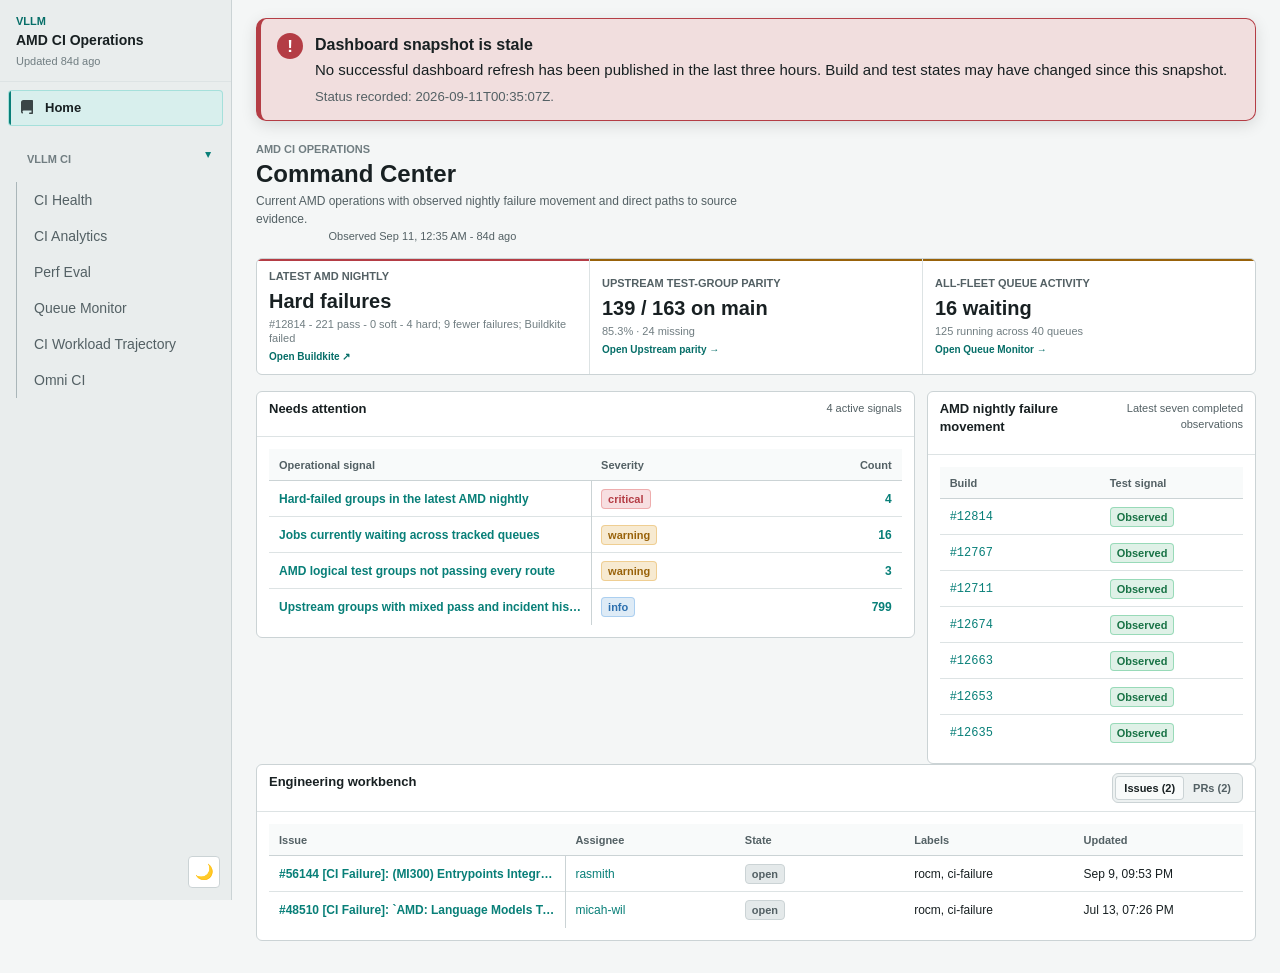
<file: index.html>
<!DOCTYPE html>
<html lang="en">
<head>
  <meta charset="UTF-8">
  <meta name="viewport" content="width=device-width, initial-scale=1.0">
  <title>vLLM AMD CI Operations</title>

  <!--
    Content Security Policy.

    The dashboard is a single static page served from GitHub Pages. A
    network attacker who can intercept and rewrite a page load could inject
    arbitrary scripts or falsify operational data. CSP limits the origins
    from which this static dashboard can load code and data:

      - ``default-src 'self'``          — everything defaults to same-origin.
      - ``script-src 'self' cdn.jsdelivr.net 'unsafe-inline'``
          unsafe-inline covers the pre-paint theme bootstrap below; all
          real code lives in same-origin ``assets/js/*``. Chart.js is loaded
          asynchronously from jsDelivr after the operational shell renders.
      - ``connect-src 'self' raw.githubusercontent.com``
          The raw GitHub origin serves public queue snapshots. The dashboard
          has no browser-side authentication or mutation API.
      - ``base-uri 'self'``             — stops ``<base>`` injection attacks.
      - ``form-action 'self'``          — no cross-origin form POSTs.

    ``frame-ancestors`` is deliberately omitted here: browsers ignore it in
    a meta-delivered policy. It must be set as an HTTP response header if the
    dashboard moves behind a host that supports custom response headers.

    When you add a new outbound host (e.g. a second CI backend), extend
    ``connect-src`` explicitly — do not broaden to ``*``.
  -->
  <meta http-equiv="Content-Security-Policy" content="default-src 'self'; script-src 'self' https://cdn.jsdelivr.net 'unsafe-inline'; style-src 'self' 'unsafe-inline'; img-src 'self' data: https://avatars.githubusercontent.com https://github.com; font-src 'self' data:; connect-src 'self' https://raw.githubusercontent.com; base-uri 'self'; form-action 'self'">
  <meta http-equiv="Referrer-Policy" content="strict-origin-when-cross-origin">

  <link rel="stylesheet" href="assets/css/dashboard.css?v=hourly-34547015371-1">
  <link rel="stylesheet" href="assets/css/ops-v2.css?v=hourly-34547015371-1">
  <script>
    // Apply theme before first paint to avoid flash
    (function(){
      var saved = localStorage.getItem('theme');
      var theme = saved || (window.matchMedia('(prefers-color-scheme: light)').matches ? 'light' : 'dark');
      document.documentElement.setAttribute('data-theme', theme);
    })();
  </script>
  <script>
    // Declare the active renderer before shared utilities initialize. On a DNS
    // deep link, begin the small same-origin fallback request while the browser
    // is still parsing the shell; the renderer still validates and arbitrates
    // it against the live dns-health-data candidate before displaying it.
    window.__DASHBOARD_V2__ = true;
    (function(){
      try {
        var route = new URL(window.location.href);
        if (route.searchParams.get('ops_analytics_view') !== 'dns') return;
        var preload = document.createElement('link');
        preload.rel = 'preload';
        preload.as = 'fetch';
        preload.crossOrigin = 'anonymous';
        preload.fetchPriority = 'high';
        preload.href = 'data/vllm/ci/dns_failures.json?_=' + Math.floor(Date.now() / 300000);
        document.head.appendChild(preload);
      } catch (_) {}
    })();
  </script>
  <script>
    (function() {
      var issues = [];
      function esc(s) {
        return String(s == null ? '' : s)
          .replace(/&/g, '&amp;')
          .replace(/</g, '&lt;')
          .replace(/>/g, '&gt;');
      }
      function remember(kind, detail) {
        issues.push({
          kind: kind || 'unknown',
          detail: String(detail == null ? '' : detail),
          at: Date.now(),
        });
      }
      function activeV2OwnsBoot() {
        var active = document.querySelector('.tab-panel.active');
        var host = active && active.querySelector('.ops-v2-host');
        return !!(host && ['loading', 'ready', 'error'].includes(host.dataset.renderState));
      }
      function renderFallback() {
        var last = document.getElementById('last-updated');
        var dash = document.getElementById('dashboard');
        var weekly = document.getElementById('weekly-summary');
        var parity = document.getElementById('parity-view');
        if (!last || !dash) return;
        if (activeV2OwnsBoot()) return;
        if (last.textContent !== 'Loading...' && dash.textContent.trim()) return;
        if (weekly) weekly.innerHTML = '';
        if (parity) parity.innerHTML = '';
        last.textContent = 'Dashboard startup failed';
        var lines = issues.length
          ? issues.slice(0, 6).map(function(issue) {
              return issue.kind + ': ' + issue.detail;
            })
          : ['Startup timed out before the dashboard finished loading.'];
        dash.innerHTML =
          '<div style="margin:24px 0;padding:20px;border:1px solid #da3633;border-radius:12px;background:rgba(218,54,51,0.08)">' +
          '<h2 style="margin:0 0 8px;color:#ffb3b3">Dashboard startup failed</h2>' +
          '<p style="margin:0;color:var(--text,#e6edf3)">Open the browser console for the first error. A short summary is below.</p>' +
          '<pre style="margin:12px 0 0;padding:12px;background:rgba(0,0,0,0.18);border-radius:8px;white-space:pre-wrap;color:var(--text-muted,#8b949e)">' +
          esc(lines.join('\n')) +
          '</pre>' +
          '</div>';
      }
      window.__bootIssues = issues;
      window.__recordBootIssue = function(kind, detail) {
        remember(kind, detail);
      };
      window.__renderBootFallback = renderFallback;
      window.addEventListener('error', function(e) {
        if (e.target && e.target.tagName === 'SCRIPT') {
          remember('script', e.target.src || '(inline script)');
        } else {
          remember('runtime', (e.message || 'Unknown error') +
            (e.filename ? ' @ ' + e.filename + ':' + e.lineno : ''));
        }
        setTimeout(renderFallback, 0);
      }, true);
      window.addEventListener('unhandledrejection', function(e) {
        var reason = e.reason;
        remember('promise', reason && (reason.stack || reason.message) || String(reason));
        setTimeout(renderFallback, 0);
      });
      setTimeout(renderFallback, 12000);
    })();
  </script>
</head>
<body class="ops-v2">
  <header id="ops-mobile-bar" class="ops-mobile-topbar" aria-label="Dashboard navigation">
    <button id="ops-menu-toggle" class="ops-mobile-menu" type="button" aria-label="Open navigation" aria-controls="sidebar" aria-expanded="false">
      <span aria-hidden="true"></span><span aria-hidden="true"></span><span aria-hidden="true"></span>
    </button>
    <div class="ops-mobile-title ops-mobile-brand">
      <strong>vLLM</strong>
      <span>AMD CI Operations</span>
    </div>
    <span id="ops-mobile-freshness">Loading</span>
  </header>
  <button id="ops-nav-backdrop" class="ops-drawer-backdrop" type="button" tabindex="-1" aria-label="Close navigation"></button>
  <button id="theme-toggle" title="Toggle light/dark mode" aria-label="Toggle theme"></button>
  <!-- Sidebar Navigation -->
  <aside id="sidebar">
    <div class="sidebar-header">
      <span class="ops-brand-kicker">vLLM</span>
      <h1>AMD CI Operations</h1>
      <p id="last-updated">Loading...</p>
    </div>
    <nav id="sidebar-nav">
      <button class="nav-btn active" data-tab="projects">
        <svg width="16" height="16" viewBox="0 0 16 16" fill="currentColor"><path d="M2 2.5A2.5 2.5 0 014.5 0h8.75a.75.75 0 01.75.75v12.5a.75.75 0 01-.75.75h-2.5a.75.75 0 110-1.5h1.75v-2h-8a1 1 0 00-.714 1.7.75.75 0 01-1.072 1.05A2.495 2.495 0 012 11.5v-9z"/></svg>
        Home
      </button>
      <!-- CI sections are registered dynamically by registerCISection() -->
      <div id="ci-nav-anchor"></div>
    </nav>
  </aside>

  <!-- Main Content -->
  <main id="main-content">
    <section id="publication-status-banner" class="publication-status-banner" role="status" aria-live="polite" aria-atomic="true" hidden>
      <span class="publication-status-icon" aria-hidden="true">!</span>
      <div class="publication-status-copy">
        <strong class="publication-status-title" data-publication-status-title></strong>
        <p data-publication-status-message></p>
        <p class="publication-status-meta" data-publication-status-meta hidden></p>
      </div>
    </section>
    <div id="tab-projects" class="tab-panel active">
      <section id="weekly-summary"></section>
      <main id="dashboard"></main>
      <section id="parity-view"></section>
    </div>

    <!-- CI tab panels are created dynamically by registerCISection() -->
  </main>

  <footer>
    <p>Data collected via <a href="https://github.com/AndreasKaratzas/vllm-ci-dashboard">project-dashboard</a></p>
  </footer>

  <script src="assets/js/utils.js?v=hourly-34547015371-1"></script>
  <script src="assets/js/publication-status.js?v=hourly-34547015371-1"></script>
  <script src="assets/js/dashboard-nav.js?v=hourly-34547015371-1"></script>
  <script src="assets/js/ops-v2.js?v=hourly-34547015371-1"></script>
  <script>
    (function(){
      var btn = document.getElementById('theme-toggle');
      function updateIcon() {
        btn.textContent = document.documentElement.getAttribute('data-theme') === 'dark' ? '\u2600\uFE0F' : '\uD83C\uDF19';
      }
      updateIcon();
      btn.onclick = function() {
        var current = document.documentElement.getAttribute('data-theme');
        var next = current === 'dark' ? 'light' : 'dark';
        localStorage.setItem('theme', next);
        location.reload();
      };
      window.matchMedia('(prefers-color-scheme: light)').addEventListener('change', function(e) {
        if (!localStorage.getItem('theme')) {
          var theme = e.matches ? 'light' : 'dark';
          document.documentElement.setAttribute('data-theme', theme);
          updateIcon();
        }
      });
    })();
  </script>
</body>
</html>
</file>
<file: assets/css/dashboard.css>
/* Theme variables */
:root {
  --sidebar-width: 220px;
  --transition-speed: 0.25s;
}

/* Dark theme (default) */
[data-theme="dark"] {
  --bg: #0d1117;
  --card-bg: #161b22;
  --border: #30363d;
  --text: #e6edf3;
  --text-muted: #8b949e;
  --link: #58a6ff;
  --badge-open: #238636;
  --badge-merged: #8957e5;
  --badge-closed: #da3633;
  --badge-draft: #8b949e;
  --hover: #1c2128;
  --accent-green: #238636;
  --accent-purple: #8957e5;
  --accent-blue: #1f6feb;
  --accent-orange: #d29922;
}

/* Light theme */
[data-theme="light"] {
  --bg: #ffffff;
  --card-bg: #f6f8fa;
  --border: #d0d7de;
  --text: #1f2328;
  --text-muted: #656d76;
  --link: #0969da;
  --badge-open: #1a7f37;
  --badge-merged: #8250df;
  --badge-closed: #cf222e;
  --badge-draft: #656d76;
  --hover: #eaeef2;
  --accent-green: #1a7f37;
  --accent-purple: #8250df;
  --accent-blue: #0969da;
  --accent-orange: #bf8700;
}

* {
  margin: 0;
  padding: 0;
  box-sizing: border-box;
}

body {
  background: var(--bg);
  color: var(--text);
  font-family: -apple-system, BlinkMacSystemFont, "Segoe UI", Helvetica, Arial, sans-serif;
  line-height: 1.5;
  display: flex;
  min-height: 100vh;
}

a {
  color: var(--link);
  text-decoration: none;
}

a:hover {
  text-decoration: underline;
}

/* ═══════════════════════════════════════════════════════════
   SIDEBAR
   ═══════════════════════════════════════════════════════════ */

#sidebar {
  width: var(--sidebar-width);
  min-height: 100vh;
  background: var(--card-bg);
  border-right: 1px solid var(--border);
  position: fixed;
  top: 0;
  left: 0;
  z-index: 100;
  display: flex;
  flex-direction: column;
  overflow-y: auto;
  transition: transform var(--transition-speed) ease;
}

.sidebar-header {
  padding: 20px 16px 12px;
  border-bottom: 1px solid var(--border);
}

.sidebar-header h1 {
  font-size: 18px;
  font-weight: 700;
  letter-spacing: -0.2px;
}

#last-updated {
  color: var(--text-muted);
  font-size: 13px;
  margin-top: 4px;
}

#theme-toggle {
  position: fixed;
  top: 12px;
  right: 16px;
  z-index: 200;
  background: var(--card-bg);
  border: 1px solid var(--border);
  border-radius: 6px;
  color: var(--text);
  cursor: pointer;
  padding: 6px 10px;
  font-size: 18px;
  line-height: 1;
  transition: background var(--transition-speed), border-color var(--transition-speed);
}
#theme-toggle:hover {
  background: var(--hover);
}

#sidebar-nav {
  padding: 8px 8px 16px;
  display: flex;
  flex-direction: column;
  gap: 2px;
}

.nav-section-label {
  font-size: 12px;
  font-weight: 700;
  text-transform: uppercase;
  letter-spacing: 0.8px;
  color: var(--text-muted);
  padding: 16px 10px 4px;
  opacity: 0.7;
}

/* CI framework accordion headers */
.ci-framework-header {
  display: flex;
  align-items: center;
  justify-content: space-between;
  padding: 8px 10px;
  margin-top: 8px;
  cursor: pointer;
  border-radius: 6px;
  transition: all 0.2s ease;
  user-select: none;
}
.ci-framework-header:hover {
  background: var(--hover);
}
.ci-fw-name {
  font-size: 12px;
  font-weight: 700;
  text-transform: uppercase;
  letter-spacing: 0.8px;
  color: var(--text-muted);
  transition: color 0.2s ease;
}
.ci-framework-header:hover .ci-fw-name {
  color: var(--text);
}
.ci-fw-expanded .ci-fw-name {
  color: var(--accent-blue, #1f6feb);
}
.ci-fw-arrow {
  font-size: 12px;
  color: var(--text-muted);
  transition: transform 0.3s ease, color 0.2s ease;
  display: inline-block;
}
.ci-fw-expanded .ci-fw-arrow {
  transform: rotate(90deg);
  color: var(--accent-blue, #1f6feb);
}
.ci-fw-empty {
  font-size: 12px;
  color: var(--text-muted);
  opacity: 0.4;
}
.ci-tab-group {
  padding-left: 8px;
  border-left: 2px solid transparent;
  transition: border-color 0.3s ease;
  margin-left: 6px;
}
.ci-fw-expanded + .ci-tab-group {
  border-left-color: var(--accent-blue, #1f6feb);
}
.ci-sub-btn {
  font-size: 14px !important;
  padding: 7px 10px !important;
}

.nav-btn {
  display: flex;
  align-items: center;
  gap: 8px;
  width: 100%;
  background: none;
  border: none;
  border-radius: 6px;
  color: var(--text-muted);
  font-size: 15px;
  font-weight: 500;
  padding: 9px 10px;
  cursor: pointer;
  font-family: inherit;
  text-align: left;
  transition: all var(--transition-speed) ease;
  position: relative;
  overflow: hidden;
}

.nav-btn::before {
  content: '';
  position: absolute;
  left: 0;
  top: 0;
  bottom: 0;
  width: 3px;
  background: var(--accent-blue);
  border-radius: 0 3px 3px 0;
  transform: scaleY(0);
  transition: transform var(--transition-speed) ease;
}

.nav-btn:hover {
  color: var(--text);
  background: var(--hover);
}

.nav-btn.active {
  color: var(--text);
  background: rgba(31, 111, 235, 0.1);
  font-weight: 600;
}

.nav-btn.active::before {
  transform: scaleY(1);
}

.nav-btn svg {
  flex-shrink: 0;
  opacity: 0.6;
  transition: opacity var(--transition-speed) ease;
}

.nav-btn.active svg,
.nav-btn:hover svg {
  opacity: 1;
}

/* ═══════════════════════════════════════════════════════════
   MAIN CONTENT
   ═══════════════════════════════════════════════════════════ */

#main-content {
  margin-left: var(--sidebar-width);
  flex: 1;
  padding: 2vw 2.5vw;
  min-height: 100vh;
  font-size: clamp(15px, 1.1vw, 20px);
}

#main-content h2 {
  font-size: clamp(22px, 2vw, 36px);
  margin-bottom: 10px;
}

#main-content h3 {
  font-size: clamp(17px, 1.4vw, 28px);
}

#main-content h4 {
  font-size: clamp(15px, 1.1vw, 22px);
}

#main-content table {
  font-size: clamp(14px, 1vw, 18px);
}

#main-content summary {
  font-size: clamp(15px, 1.1vw, 20px);
}

#main-content .pass-rate-row {
  font-size: clamp(14px, 1vw, 18px);
}

#main-content .pass-rate-label {
  font-size: clamp(14px, 1vw, 18px);
  width: clamp(140px, 12vw, 220px);
}

.publication-status-banner {
  display: grid;
  grid-template-columns: auto minmax(0, 1fr);
  gap: 12px;
  align-items: start;
  margin: 0 0 20px;
  padding: 14px 16px;
  border: 1px solid var(--accent-orange);
  border-left-width: 5px;
  border-radius: 10px;
  background: rgba(210, 153, 34, 0.12);
  box-shadow: 0 4px 16px rgba(0, 0, 0, 0.12);
}

.publication-status-banner[hidden] {
  display: none;
}

.publication-status-banner.is-critical {
  border-color: var(--badge-closed);
  background: rgba(218, 54, 51, 0.12);
}

.publication-status-icon {
  display: inline-flex;
  align-items: center;
  justify-content: center;
  width: 26px;
  height: 26px;
  border-radius: 50%;
  background: var(--accent-orange);
  color: #0d1117;
  font-size: 17px;
  font-weight: 800;
  line-height: 1;
}

.publication-status-banner.is-critical .publication-status-icon {
  background: var(--badge-closed);
  color: #fff;
}

.publication-status-title {
  display: block;
  margin-bottom: 2px;
  font-size: clamp(16px, 1.15vw, 21px);
}

.publication-status-copy p {
  margin: 0;
}

.publication-status-copy .publication-status-meta {
  margin-top: 5px;
  color: var(--text-muted);
  font-size: 0.88em;
}

@media (max-width: 768px) {
  .publication-status-banner {
    padding: 12px;
  }
}

/* ═══════════════════════════════════════════════════════════
   OVERLAY / MODAL
   ═══════════════════════════════════════════════════════════ */

.overlay-backdrop {
  position: fixed;
  top: 0;
  left: 0;
  right: 0;
  bottom: 0;
  background: rgba(0, 0, 0, 0.7);
  z-index: 1000;
  display: flex;
  align-items: center;
  justify-content: center;
  animation: fadeIn 0.2s ease-out;
  backdrop-filter: blur(4px);
}

.overlay-panel {
  background: var(--card-bg);
  border: 1px solid var(--border);
  border-radius: 12px;
  width: 90%;
  max-width: clamp(700px, 60vw, 1200px);
  max-height: 80vh;
  display: flex;
  flex-direction: column;
  animation: scaleIn 0.2s ease-out;
  box-shadow: 0 20px 60px rgba(0, 0, 0, 0.5);
  font-size: clamp(14px, 1vw, 18px);
}

.overlay-header {
  display: flex;
  align-items: center;
  justify-content: space-between;
  padding: clamp(14px, 1.2vw, 24px) clamp(16px, 1.5vw, 30px);
  border-bottom: 1px solid var(--border);
  flex-shrink: 0;
}

.overlay-header h3 {
  font-size: clamp(18px, 1.4vw, 28px);
  font-weight: 700;
}

.overlay-close {
  background: none;
  border: none;
  color: var(--text-muted);
  font-size: clamp(24px, 2vw, 36px);
  cursor: pointer;
  width: clamp(32px, 2.5vw, 48px);
  height: clamp(32px, 2.5vw, 48px);
  display: flex;
  align-items: center;
  justify-content: center;
  border-radius: 6px;
  transition: all 0.15s;
  font-family: inherit;
  line-height: 1;
}

.overlay-close:hover {
  background: var(--hover);
  color: var(--text);
}

.overlay-body {
  padding: clamp(14px, 1.2vw, 24px) clamp(16px, 1.5vw, 30px);
  overflow-y: auto;
  flex: 1;
}

.overlay-body table {
  font-size: clamp(14px, 1vw, 18px);
}

.overlay-body td, .overlay-body th {
  padding: clamp(5px, 0.5vw, 10px) clamp(8px, 0.8vw, 16px);
}

.overlay-row-missing {
  opacity: 0.6;
}

.overlay-row-missing td:first-child {
  font-style: italic;
}

/* Tab panels with fade animation */
.tab-panel {
  display: none;
  animation: fadeIn 0.3s ease-out;
}

.tab-panel.active {
  display: block;
}

@keyframes fadeIn {
  from { opacity: 0; transform: translateY(8px); }
  to { opacity: 1; transform: translateY(0); }
}

@keyframes slideUp {
  from { opacity: 0; transform: translateY(16px); }
  to { opacity: 1; transform: translateY(0); }
}

@keyframes scaleIn {
  from { opacity: 0; transform: scale(0.95); }
  to { opacity: 1; transform: scale(1); }
}

/* ═══════════════════════════════════════════════════════════
   PARITY VIEW
   ═══════════════════════════════════════════════════════════ */

.parity-section-heading {
  margin: 24px 0 14px;
  padding-top: 18px;
  border-top: 1px solid var(--border);
}

.parity-section-heading h2 {
  margin: 0;
  color: var(--text);
  font-size: 20px;
  font-weight: 700;
}

.parity-section-heading p {
  margin: 4px 0 0;
  color: var(--text-muted);
  font-size: 13px;
}

.parity-grid {
  display: grid;
  grid-template-columns: 1fr;
  gap: 16px;
}

.parity-card {
  background: var(--card-bg);
  border: 1px solid var(--border);
  border-radius: 8px;
  padding: 16px;
  animation: slideUp 0.4s ease-out;
}

.parity-card-header {
  display: flex;
  align-items: center;
  justify-content: space-between;
  margin-bottom: 12px;
}

.parity-card-header a {
  font-size: 16px;
  font-weight: 600;
}

.parity-card-header .parity-conclusion {
  font-size: 14px;
}

.parity-bars {
  margin-bottom: 8px;
}

.parity-stats {
  display: flex;
  gap: 24px;
  font-size: 15px;
  color: var(--text-muted);
  margin-bottom: 8px;
}

.parity-stats span {
  white-space: nowrap;
}

.parity-stats .stat-num {
  color: var(--text);
  font-weight: 600;
}

.parity-no-data {
  color: var(--text-muted);
  font-style: italic;
  font-size: 14px;
  padding: 24px 0;
  text-align: center;
}

/* Weekly Summary Bar */
#weekly-summary {
  margin-bottom: 24px;
}

#weekly-summary h2 {
  font-size: 16px;
  font-weight: 600;
  margin-bottom: 12px;
  color: var(--text-muted);
}

.weekly-boxes {
  display: flex;
  gap: 12px;
}

.weekly-box {
  flex: 1;
  background: var(--card-bg);
  border: 1px solid var(--border);
  border-top: 3px solid var(--border);
  border-radius: 8px;
  padding: 12px 16px;
  text-align: center;
  transition: transform var(--transition-speed) ease, box-shadow var(--transition-speed) ease;
}

.weekly-box:hover {
  transform: translateY(-2px);
  box-shadow: 0 4px 12px rgba(0,0,0,0.3);
}

.weekly-box-opened {
  border-top-color: var(--accent-green);
}

.weekly-box-merged {
  border-top-color: var(--accent-purple);
}

.weekly-box-issues {
  border-top-color: var(--accent-blue);
}

.weekly-box-rocm {
  border-top-color: var(--badge-closed);
}

.weekly-box-releases {
  border-top-color: var(--accent-orange);
}

.weekly-num {
  font-size: 28px;
  font-weight: 700;
  line-height: 1.2;
}

.weekly-label {
  font-size: 13px;
  color: var(--text-muted);
  margin-top: 2px;
}

@media (max-width: 768px) {
  .weekly-boxes {
    flex-wrap: wrap;
  }
  .weekly-box {
    flex: 1 1 45%;
  }
}

/* Contributor ranking (inside cards) */
.contrib-rank {
  color: var(--text-muted);
  font-weight: 600;
  width: 30px;
}

.contrib-count {
  font-weight: 600;
  width: 60px;
  text-align: center;
}

/* Dashboard grid.
 * Single card currently (vllm). Span full width so we get the horizontal
 * real estate for the internal 2-column layout instead of wasting half the
 * viewport. If we ever track >1 project again, bump back to
 * ``repeat(auto-fit, minmax(640px, 1fr))``. */
#dashboard {
  display: grid;
  grid-template-columns: 1fr;
  gap: 16px;
}

.home-workbench {
  display: grid;
  grid-template-columns: 1fr;
  gap: 16px;
  margin-top: 8px;
}

/* Header stats inline on the right (replaces the old Issues/Release row) */
.card-header-stats {
  font-size: 13px;
  color: var(--text-muted);
  font-weight: 400;
}

/* Section count (N) next to the <summary> label */
.section-count {
  color: var(--text-muted);
  font-weight: 400;
  margin-left: 4px;
}

.muted {
  color: var(--text-muted);
}

/* "Fixes #NNN" cell in the linked-PR table */
.td-fixes {
  white-space: nowrap;
  font-size: 13px;
}

.td-title-wide {
  max-width: 460px;
}

.table-sort {
  display: inline-flex;
  align-items: center;
  gap: 4px;
  border: 0;
  padding: 0;
  background: transparent;
  color: inherit;
  font: inherit;
  cursor: pointer;
}

.table-sort:hover {
  color: var(--text);
}

.workbench-section {
  border-top: 1px solid var(--border);
}

.workbench-controls {
  display: grid;
  grid-template-columns: minmax(0, 1.3fr) minmax(220px, 0.7fr) minmax(0, 1fr);
  gap: 10px;
  align-items: center;
  margin: 8px 0 10px;
}

.control-group {
  display: flex;
  flex-wrap: wrap;
  align-items: center;
  gap: 6px;
  min-width: 0;
}

.sort-group {
  justify-content: flex-end;
  color: var(--text-muted);
  font-size: 13px;
}

.control-chip {
  display: inline-flex;
  align-items: center;
  gap: 5px;
  min-height: 28px;
  border: 1px solid var(--border);
  background: var(--bg);
  color: var(--text-muted);
  border-radius: 6px;
  padding: 4px 9px;
  font-size: 13px;
  font-weight: 600;
  cursor: pointer;
  white-space: nowrap;
}

.control-chip:hover,
.control-chip.active {
  color: var(--text);
  border-color: var(--accent-blue);
  background: rgba(31,111,235,0.12);
}

.control-chip span {
  color: var(--text-muted);
  font-weight: 500;
}

.control-search input,
.page-size-label select {
  width: 100%;
  border: 1px solid var(--border);
  background: var(--bg);
  color: var(--text);
  border-radius: 6px;
  padding: 6px 9px;
  font: inherit;
  font-size: 13px;
}

.page-size-label {
  display: inline-flex;
  align-items: center;
  gap: 6px;
  color: var(--text-muted);
  font-size: 13px;
  white-space: nowrap;
}

.page-size-label select {
  width: auto;
  padding: 4px 24px 4px 7px;
}

.table-pager {
  display: flex;
  align-items: center;
  justify-content: flex-end;
  gap: 8px;
  margin: 8px 0;
  color: var(--text-muted);
  font-size: 13px;
}

.table-pager button {
  border: 1px solid var(--border);
  background: var(--bg);
  color: var(--text);
  border-radius: 6px;
  padding: 4px 10px;
  cursor: pointer;
}

.table-pager button:disabled {
  opacity: 0.45;
  cursor: default;
}

.tag-cell {
  min-width: 150px;
}

.workbench-list {
  display: grid;
  gap: 8px;
}

.workbench-row {
  display: grid;
  grid-template-columns: minmax(0, 1fr) minmax(180px, auto);
  gap: 12px;
  align-items: center;
  padding: 10px 12px;
  border: 1px solid var(--border);
  border-radius: 8px;
  background: var(--bg);
}

.workbench-row:hover {
  background: var(--hover);
}

.row-main {
  min-width: 0;
}

.row-title-line {
  display: flex;
  align-items: baseline;
  gap: 10px;
  min-width: 0;
}

.row-number {
  flex: 0 0 auto;
  font-weight: 600;
}

.row-title {
  min-width: 0;
  overflow: hidden;
  color: var(--text);
  font-weight: 600;
  text-overflow: ellipsis;
  white-space: nowrap;
}

.row-meta {
  display: flex;
  flex-wrap: wrap;
  gap: 6px 12px;
  margin-top: 5px;
  color: var(--text-muted);
  font-size: 13px;
}

.row-tags {
  display: flex;
  flex-wrap: wrap;
  justify-content: flex-end;
  gap: 4px;
}

.tag-chip {
  display: inline-block;
  margin: 1px 3px 1px 0;
  padding: 2px 7px;
  border-radius: 10px;
  border: 1px solid var(--border);
  font-size: 12px;
  font-weight: 600;
  white-space: nowrap;
}

.row-tags .tag-chip,
.row-tags .col-chip,
.row-tags .streak-chip,
.row-tags .breaks-chip {
  margin: 0;
}

@media (max-width: 900px) {
  #main-content {
    max-width: 100vw;
    overflow-x: hidden;
  }

  .weekly-boxes {
    display: grid;
    grid-template-columns: repeat(2, minmax(0, 1fr));
  }

  .weekly-box {
    min-width: 0;
  }

  .card {
    min-width: 0;
    padding: 12px;
    overflow: hidden;
  }

  .card-header {
    flex-direction: column;
    align-items: flex-start;
    gap: 4px;
  }

  .card-header-stats {
    overflow-wrap: anywhere;
  }

  .workbench-controls {
    grid-template-columns: 1fr;
  }

  .sort-group {
    justify-content: flex-start;
  }

  .table-pager {
    justify-content: flex-start;
    flex-wrap: wrap;
  }

  .workbench-row {
    grid-template-columns: 1fr;
  }

  .row-title-line {
    align-items: flex-start;
  }

  .row-title {
    white-space: normal;
  }

  .row-meta span {
    overflow-wrap: anywhere;
  }

  .row-tags {
    justify-content: flex-start;
  }
}

.tag-ci {
  background: rgba(137,87,229,0.22);
  color: #d2a8ff;
  border-color: rgba(137,87,229,0.35);
}

.tag-rocm {
  background: rgba(218,54,51,0.18);
  color: #ff7b72;
  border-color: rgba(218,54,51,0.32);
}

.tag-label {
  background: rgba(139,148,158,0.14);
  color: var(--text-muted);
}

/* Streak / break-frequency chips for CI-issue rows */
.streak-chip,
.breaks-chip {
  display: inline-block;
  padding: 2px 8px;
  border-radius: 10px;
  font-size: 12px;
  font-weight: 600;
}

.streak-fresh { background: rgba(35,134,54,0.18); color: #56d364; }
.streak-warm  { background: rgba(210,153,34,0.18); color: #e3b341; }
.streak-hot   { background: rgba(218,54,51,0.18); color: #ff7b72; }

.breaks-chip {
  background: rgba(139,148,158,0.18);
  color: var(--text-muted);
}

/* Project #39 column chip — mirrors the board's column colors so the
   reader can tell at a glance which items are in Backlog vs In Progress
   vs Done. Rendered as an anchor so the chip itself links to the board. */
.col-chip {
  display: inline-block;
  padding: 2px 8px;
  border-radius: 10px;
  font-size: 12px;
  font-weight: 600;
  text-decoration: none;
}
.col-chip:hover { text-decoration: none; filter: brightness(1.15); }
.col-backlog     { background: rgba(139,148,158,0.22); color: #c9d1d9; }
.col-ready       { background: rgba(31,111,235,0.22);  color: #79c0ff; }
.col-in-progress { background: rgba(210,153,34,0.22);  color: #e3b341; }
.col-in-review   { background: rgba(137,87,229,0.22);  color: #d2a8ff; }
.col-done        { background: rgba(35,134,54,0.22);   color: #56d364; }
.col-unknown     { background: rgba(139,148,158,0.14); color: var(--text-muted); }

.clickable-row {
  cursor: pointer;
}

.num-good {
  color: var(--accent-green);
  font-weight: 600;
}

.num-bad {
  color: var(--badge-closed);
  font-weight: 600;
}

.mini-bar {
  display: inline-block;
  width: 90px;
  height: 7px;
  margin-right: 8px;
  overflow: hidden;
  vertical-align: middle;
  background: var(--border);
  border-radius: 4px;
}

.mini-bar-wide {
  width: clamp(220px, 34vw, 560px);
}

.mini-bar span {
  display: block;
  height: 100%;
  border-radius: 4px;
}

.parity-hw-breakdown {
  margin-top: 14px;
}

.parity-hw-overall {
  display: block;
  padding: 10px 0 16px;
  color: var(--text-muted);
  font-size: 13px;
}

.parity-hw-overall-head {
  display: flex;
  align-items: baseline;
  gap: 10px;
  margin-bottom: 9px;
}

.parity-hw-overall strong {
  font-size: 20px;
  line-height: 1;
}

.parity-score-bar {
  display: block;
  width: 100%;
  height: 11px;
  overflow: hidden;
  background: var(--border);
  border-radius: 999px;
}

.parity-score-bar span {
  display: block;
  height: 100%;
  border-radius: inherit;
}

.parity-hw-table {
  table-layout: fixed;
}

.parity-hw-table th:nth-child(2),
.parity-hw-table td:nth-child(2) {
  width: 58%;
}

.parity-hw-table td:nth-child(2) {
  padding-right: 18px;
}

.parity-rate-wrap {
  display: flex;
  align-items: center;
  gap: 10px;
  white-space: nowrap;
  width: 100%;
}

.parity-hw-table .mini-bar-wide {
  flex: 1 1 280px;
  width: auto;
  max-width: 760px;
  height: 8px;
  margin-right: 0;
}

.parity-rate-wrap strong {
  flex: 0 0 52px;
}

.parity-hw-table th,
.parity-hw-table td {
  text-align: left;
}

/* Project cards */
.card {
  background: var(--card-bg);
  border: 1px solid var(--border);
  border-radius: 8px;
  padding: 16px;
  transition: transform var(--transition-speed) ease, box-shadow var(--transition-speed) ease;
  animation: slideUp 0.4s ease-out both;
}

.card:hover {
  transform: translateY(-2px);
  box-shadow: 0 4px 16px rgba(0,0,0,0.3);
}

.card:nth-child(1) { animation-delay: 0.05s; }
.card:nth-child(2) { animation-delay: 0.1s; }
.card:nth-child(3) { animation-delay: 0.15s; }
.card:nth-child(4) { animation-delay: 0.2s; }
.card:nth-child(5) { animation-delay: 0.25s; }
.card:nth-child(6) { animation-delay: 0.3s; }

.card-header {
  display: flex;
  align-items: center;
  justify-content: space-between;
  margin-bottom: 12px;
}

.card-header a {
  font-size: 18px;
  font-weight: 600;
}

/* Badges */
.badge {
  display: inline-block;
  padding: 3px 10px;
  border-radius: 12px;
  font-size: 13px;
  font-weight: 500;
  color: #fff;
}

.badge-open {
  background: var(--badge-open);
}

.badge-merged {
  background: var(--badge-merged);
}

.badge-closed {
  background: var(--badge-closed);
}

.badge-draft {
  background: var(--badge-draft);
}

/* Stats row */
.stats {
  display: flex;
  gap: 16px;
  margin-bottom: 12px;
  font-size: 14px;
  color: var(--text-muted);
}

.stat-value {
  color: var(--text);
  font-weight: 600;
}

/* Week Activity section inside cards */
.week-activity {
  border-top: 1px solid var(--border);
}

.week-activity summary {
  padding: 8px 0;
  cursor: pointer;
  font-size: 14px;
  font-weight: 500;
  color: var(--text-muted);
  list-style: none;
  transition: color 0.15s;
}

.week-activity summary::before {
  content: "\25B6 ";
  font-size: 12px;
  margin-right: 6px;
  transition: transform 0.2s ease;
  display: inline-block;
}

.week-activity[open] summary::before {
  transform: rotate(90deg);
}

.week-activity summary:hover {
  color: var(--text);
}

.week-summary-inline {
  font-weight: 400;
  font-size: 14px;
  color: var(--text-muted);
  margin-left: 8px;
}

/* Expandable details sections */
.card details,
.parity-card details {
  margin-top: 8px;
  border-top: 1px solid var(--border);
}

.card details summary,
.parity-card details summary {
  padding: 8px 0;
  cursor: pointer;
  font-size: 14px;
  font-weight: 500;
  color: var(--text-muted);
  list-style: none;
  transition: color 0.15s;
}

.card details summary::before,
.parity-card details summary::before {
  content: "\25B6 ";
  font-size: 12px;
  margin-right: 6px;
  transition: transform 0.2s ease;
  display: inline-block;
}

.card details[open] summary::before,
.parity-card details[open] summary::before {
  transform: rotate(90deg);
}

.card details summary:hover,
.parity-card details summary:hover {
  color: var(--text);
}

/* Tables inside details */
.card table,
.parity-card table {
  width: 100%;
  border-collapse: collapse;
  font-size: 14px;
  margin-top: 4px;
}

.card th,
.parity-card th {
  text-align: left;
  padding: 6px 8px;
  border-bottom: 1px solid var(--border);
  color: var(--text-muted);
  font-weight: 500;
  font-size: 13px;
}

.card td,
.parity-card td {
  padding: 6px 8px;
  border-bottom: 1px solid var(--border);
  vertical-align: top;
}

.card tr:last-child td,
.parity-card tr:last-child td {
  border-bottom: none;
}

.card tr:hover td,
.parity-card tr:hover td {
  background: var(--hover);
}

.td-title {
  max-width: 300px;
  overflow: hidden;
  text-overflow: ellipsis;
  white-space: nowrap;
}

/* Footer */
body > footer {
  position: fixed;
  bottom: 0;
  left: 0;
  width: var(--sidebar-width);
  padding: 12px 16px;
  border-top: 1px solid var(--border);
  text-align: center;
  color: var(--text-muted);
  font-size: 13px;
  background: var(--card-bg);
  z-index: 100;
}

/* Test Results: Pass Rate Bars */
.pass-rate-row {
  display: flex;
  align-items: center;
  gap: 8px;
  margin: 6px 0;
  font-size: 15px;
}

.pass-rate-label {
  width: 160px;
  font-weight: 600;
  flex-shrink: 0;
  font-size: 15px;
}

.pass-rate-bar-bg {
  flex: 1;
  height: 20px;
  background: var(--border);
  border-radius: 4px;
  overflow: hidden;
  position: relative;
  display: flex;
}

.pass-rate-bar-fill {
  height: 100%;
  border-radius: 4px;
  transition: width 0.6s cubic-bezier(0.4, 0, 0.2, 1);
}

.pass-rate-pct {
  width: 64px;
  text-align: right;
  font-weight: 600;
  flex-shrink: 0;
}

.parity-detail {
  font-size: 13px;
  color: var(--text-muted);
  margin-left: 4px;
  flex-shrink: 0;
}

.rate-good {
  background: var(--accent-green);
}

.rate-warn {
  background: var(--accent-orange);
}

.rate-bad {
  background: var(--badge-closed);
}

/* Test Results: Suite Table */
.suite-table {
  margin-top: 8px;
}

.suite-platform-header {
  font-weight: 600;
  color: var(--text-muted);
  font-size: 13px;
  text-transform: uppercase;
  letter-spacing: 0.5px;
  padding-top: 8px;
}

.suite-conclusion {
  display: inline-block;
  padding: 2px 8px;
  border-radius: 8px;
  font-size: 13px;
  font-weight: 500;
  color: #fff;
}

.suite-conclusion-success {
  background: var(--accent-green);
}

.suite-conclusion-failure {
  background: var(--badge-closed);
}

.suite-conclusion-skipped {
  background: var(--badge-draft);
}

/* Test Results: Metadata */
.test-meta {
  font-size: 14px;
  color: var(--text-muted);
  margin-top: 6px;
}

.test-summary-inline {
  font-weight: 400;
  font-size: 14px;
  color: var(--text-muted);
  margin-left: 8px;
}

/* ---------------------------------------------------------------------------
   Activity View
   --------------------------------------------------------------------------- */

#activity-view h2 {
  font-size: 16px;
  font-weight: 600;
  margin-bottom: 16px;
  color: var(--text-muted);
}

/* Activity summary boxes */
.activity-boxes {
  display: flex;
  gap: 12px;
  margin-bottom: 24px;
  flex-wrap: wrap;
}

.activity-box {
  flex: 1;
  min-width: 140px;
  background: var(--card-bg);
  border: 1px solid var(--border);
  border-top: 3px solid var(--border);
  border-radius: 8px;
  padding: 12px 16px;
  text-align: center;
  transition: transform var(--transition-speed) ease, box-shadow var(--transition-speed) ease;
}

.activity-box:hover {
  transform: translateY(-2px);
  box-shadow: 0 4px 12px rgba(0,0,0,0.3);
}

.activity-box-opened { border-top-color: var(--accent-green); }
.activity-box-merged { border-top-color: var(--accent-purple); }
.activity-box-ttm { border-top-color: var(--accent-blue); }
.activity-box-contributors { border-top-color: var(--accent-orange); }
.activity-box-stale { border-top-color: var(--badge-closed); }

.activity-num {
  font-size: 28px;
  font-weight: 700;
  line-height: 1.2;
}

.activity-label {
  font-size: 14px;
  color: var(--text-muted);
  margin-top: 2px;
}

/* Activity sections */
.activity-sections {
  display: flex;
  flex-direction: column;
  gap: 24px;
}

.activity-section {
  background: var(--card-bg);
  border: 1px solid var(--border);
  border-radius: 8px;
  padding: 16px;
  animation: slideUp 0.3s ease-out both;
}

.activity-section h3 {
  font-size: 15px;
  font-weight: 600;
  margin-bottom: 12px;
}

.section-desc {
  font-size: 14px;
  color: var(--text-muted);
  margin-bottom: 12px;
}

/* Activity tables */
.activity-table {
  width: 100%;
  border-collapse: collapse;
  font-size: 14px;
}

.activity-table th {
  text-align: left;
  padding: 6px 10px;
  border-bottom: 1px solid var(--border);
  color: var(--text-muted);
  font-weight: 500;
  font-size: 13px;
  white-space: nowrap;
}

.activity-table td {
  padding: 6px 10px;
  border-bottom: 1px solid var(--border);
  vertical-align: middle;
}

.activity-table tr:last-child td {
  border-bottom: none;
}

.activity-table tr:hover td {
  background: var(--hover);
}

.project-name {
  font-weight: 600;
  white-space: nowrap;
}

/* Delta arrows */
.delta {
  font-size: 13px;
  font-weight: 500;
  margin-left: 2px;
}

.delta-up { color: var(--accent-green); }
.delta-down { color: var(--badge-closed); }
.delta-flat { color: var(--text-muted); }

/* Stale / unanswered counts */
.stale-count,
.unanswered-count {
  color: var(--badge-closed);
  font-weight: 600;
}

/* Platform labels */
.platform-label {
  display: inline-block;
  padding: 2px 8px;
  border-radius: 8px;
  font-size: 13px;
  font-weight: 500;
  color: #fff;
}

.platform-rocm { background: #1f6feb; }
.platform-cuda { background: #76b900; }

/* CI health badges */
.ci-badge {
  display: inline-block;
  padding: 3px 10px;
  border-radius: 12px;
  font-size: 13px;
  font-weight: 600;
  color: #fff;
}

.ci-badge-good { background: var(--accent-green); }
.ci-badge-warn { background: var(--accent-orange); }
.ci-badge-bad { background: var(--badge-closed); }
.ci-badge-unknown { background: var(--badge-draft); }

.ci-detail {
  font-size: 14px;
  color: var(--text-muted);
}

/* CI Signal time bars */
.ci-signal-val {
  font-weight: 600;
  font-size: 14px;
}

.ci-signal-bar-cell {
  width: 120px;
}

.ci-signal-bar-bg {
  height: 14px;
  background: var(--border);
  border-radius: 3px;
  overflow: hidden;
}

.ci-signal-bar-fill {
  height: 100%;
  border-radius: 3px;
}

/* Bus factor */
.bus-factor {
  font-weight: 600;
}

.bus-factor-warn {
  color: var(--badge-closed);
}

/* Release cadence */
.release-stale {
  color: var(--badge-closed);
  font-weight: 600;
}

.release-aging {
  color: var(--accent-orange);
  font-weight: 600;
}

.text-muted {
  color: var(--text-muted);
}

/* ---------------------------------------------------------------------------
   Trends View
   --------------------------------------------------------------------------- */

#trends-view h2 {
  font-size: 16px;
  font-weight: 600;
  margin-bottom: 8px;
  color: var(--text-muted);
}

#trends-view .section-desc {
  margin-bottom: 20px;
}

.trends-grid {
  display: grid;
  grid-template-columns: repeat(2, 1fr);
  gap: 16px;
}

@media (max-width: 768px) {
  .trends-grid {
    grid-template-columns: 1fr;
  }
}

.trend-card {
  background: var(--card-bg);
  border: 1px solid var(--border);
  border-radius: 8px;
  padding: 16px;
  transition: transform var(--transition-speed) ease;
}

.trend-card:hover {
  transform: translateY(-1px);
}

.trend-card h4 {
  font-size: 15px;
  font-weight: 600;
  color: var(--text-muted);
  margin-bottom: 12px;
}

.trend-card canvas {
  width: 100% !important;
}

/* Mini bar (used in various places) */
.mini-bar-bg {
  height: 8px;
  background: var(--border);
  border-radius: 2px;
  overflow: hidden;
  width: 60px;
  display: inline-block;
  vertical-align: middle;
}

.mini-bar-fill {
  height: 100%;
  border-radius: 2px;
}

/* ---------------------------------------------------------------------------
   PyTorch Enhanced Parity Card
   --------------------------------------------------------------------------- */
.parity-arch-badge { padding: 3px 10px; border-radius: 12px; font-size: 13px; font-weight: 600; color: #fff; background: #1f6feb; }
.parity-primary { text-align: center; margin: 12px 0; }
.parity-big-num { font-size: 48px; font-weight: 700; line-height: 1.1; }
.parity-big-label { font-size: 15px; color: var(--text-muted); margin-top: 4px; }
.rate-good-text { color: var(--accent-green); }
.rate-warn-text { color: var(--accent-orange); }
.rate-bad-text { color: var(--badge-closed); }
.parity-gap-breakdown { display: flex; gap: 16px; justify-content: center; margin: 12px 0; font-size: 15px; color: var(--text-muted); flex-wrap: wrap; }
.gap-item strong { color: var(--text); }
.parity-workflow-table { width: 100%; border-collapse: collapse; font-size: 14px; margin: 12px 0; }
.parity-workflow-table th { text-align: left; padding: 6px 8px; border-bottom: 1px solid var(--border); color: var(--text-muted); font-weight: 500; font-size: 13px; }
.parity-workflow-table td { padding: 6px 8px; border-bottom: 1px solid var(--border); }
.parity-workflow-table tr:last-child td { border-bottom: none; }
.parity-workflow-table tr:hover td { background: var(--hover); }
.skip-reasons-list { display: flex; flex-direction: column; gap: 4px; padding: 8px 0; }
.skip-reason-item { display: flex; justify-content: space-between; font-size: 14px; }
.skip-reason-name { color: var(--text-muted); }
.skip-reason-count { font-weight: 600; }
.parity-trend { margin-top: 12px; border-top: 1px solid var(--border); padding-top: 12px; }
.parity-trend h4 { font-size: 15px; font-weight: 600; color: var(--text-muted); margin-bottom: 8px; }
.parity-meta { font-size: 14px; color: var(--text-muted); margin-top: 8px; }

/* ---------------------------------------------------------------------------
   Builds View
   --------------------------------------------------------------------------- */

#builds-view h2 {
  font-size: 16px;
  font-weight: 600;
  margin-bottom: 16px;
  color: var(--text-muted);
}

/* Dependency Graph */
.dep-graph {
  background: var(--card-bg);
  border: 1px solid var(--border);
  border-radius: 8px;
  padding: 24px;
  margin-bottom: 24px;
}

.dep-graph h3 {
  font-size: 15px;
  font-weight: 600;
  margin-bottom: 16px;
}

.dep-graph-svg-wrap {
  overflow-x: auto;
  display: flex;
  justify-content: center;
}

/* Dagre SVG node styles */
.dep-svg-rect {
  fill: #0d1117;
  stroke: #30363d;
  stroke-width: 1;
}
.dep-svg-core .dep-svg-rect {
  stroke: #1f6feb;
  stroke-width: 1.5;
}
.dep-svg-upstream .dep-svg-rect {
  stroke: #30363d;
}
.dep-svg-name {
  fill: #e6edf3;
  font-size: 14px;
  font-weight: 600;
  font-family: -apple-system, BlinkMacSystemFont, "Segoe UI", Helvetica, Arial, sans-serif;
}
.dep-svg-badge {
  font-size: 12px;
  font-weight: 500;
  font-family: -apple-system, BlinkMacSystemFont, "Segoe UI", Helvetica, Arial, sans-serif;
}
.dep-svg-node:hover .dep-svg-rect {
  stroke: #58a6ff;
  stroke-width: 2;
}

/* Standalone projects (not in the DAG) */
.dep-standalone {
  margin-top: 16px;
  padding-top: 12px;
  border-top: 1px solid var(--border);
  display: flex;
  align-items: center;
  gap: 10px;
  flex-wrap: wrap;
}
.dep-standalone-label {
  font-size: 13px;
  color: var(--text-muted);
  text-transform: uppercase;
  letter-spacing: 0.5px;
  font-weight: 600;
}
.dep-standalone-node {
  display: inline-flex;
  align-items: center;
  gap: 6px;
  padding: 4px 12px;
  border-radius: 6px;
  border: 1px solid var(--border);
  background: var(--bg);
  font-size: 13px;
  font-weight: 600;
  color: var(--text);
  text-decoration: none;
}
.dep-standalone-node:hover {
  border-color: #58a6ff;
}
.dep-standalone-core {
  border-color: #1f6feb;
}
.dep-node-badge {
  font-size: 12px;
  padding: 2px 7px;
  border-radius: 6px;
  font-weight: 500;
  color: #fff;
}
.dep-badge-good { background: var(--accent-green); }
.dep-badge-warn { background: var(--accent-orange); }
.dep-badge-bad { background: var(--badge-closed); }
.dep-badge-none { background: var(--badge-draft); }

/* Build summary boxes */
.build-summary-boxes {
  display: flex;
  gap: 12px;
  margin-bottom: 24px;
  flex-wrap: wrap;
}

.build-summary-box {
  flex: 1;
  min-width: 140px;
  background: var(--card-bg);
  border: 1px solid var(--border);
  border-top: 3px solid var(--border);
  border-radius: 8px;
  padding: 12px 16px;
  text-align: center;
}

.build-summary-box-total { border-top-color: var(--accent-blue); }
.build-summary-box-met { border-top-color: var(--accent-green); }
.build-summary-box-missed { border-top-color: var(--badge-closed); }
.build-summary-box-avg { border-top-color: var(--accent-orange); }

.build-summary-num {
  font-size: 28px;
  font-weight: 700;
  line-height: 1.2;
}

.build-summary-label {
  font-size: 14px;
  color: var(--text-muted);
  margin-top: 2px;
}

/* Build time details */
.build-details {
  background: var(--card-bg);
  border: 1px solid var(--border);
  border-radius: 8px;
  padding: 16px;
  margin-bottom: 24px;
}

.build-details h3 {
  font-size: 15px;
  font-weight: 600;
  margin-bottom: 12px;
}

.build-target-met {
  color: var(--accent-green);
  font-weight: 600;
}

.build-target-warn {
  color: var(--accent-orange);
  font-weight: 600;
}

.build-target-missed {
  color: var(--badge-closed);
  font-weight: 600;
}

.build-bar-cell {
  width: 100px;
}

.build-bar-bg {
  height: 14px;
  background: var(--border);
  border-radius: 3px;
  overflow: hidden;
}

.build-bar-fill {
  height: 100%;
  border-radius: 3px;
}

@media (max-width: 768px) {
  .build-summary-boxes {
    flex-wrap: wrap;
  }
  .build-summary-box {
    flex: 1 1 45%;
  }
  .dep-standalone {
    flex-direction: column;
    align-items: flex-start;
  }
}

/* Empty state */
.empty {
  color: var(--text-muted);
  font-style: italic;
  font-size: 14px;
  padding: 8px 0;
}

/* ---------------------------------------------------------------------------
   Op Coverage View
   --------------------------------------------------------------------------- */

#op-coverage-view h2 {
  font-size: 16px;
  font-weight: 600;
  margin-bottom: 16px;
  color: var(--text-muted);
}

.oc-summary {
  display: flex;
  gap: 12px;
  margin-bottom: 24px;
  flex-wrap: wrap;
}

.oc-summary-box {
  flex: 1;
  min-width: 140px;
  background: var(--card-bg);
  border: 1px solid var(--border);
  border-top: 3px solid var(--accent-blue);
  border-radius: 8px;
  padding: 12px 16px;
  text-align: center;
}

.oc-summary-num {
  font-size: 28px;
  font-weight: 700;
  line-height: 1.2;
}

.oc-summary-label {
  font-size: 14px;
  color: var(--text-muted);
  margin-top: 2px;
}

.oc-categories {
  display: flex;
  flex-direction: column;
  gap: 12px;
}

.oc-category {
  background: var(--card-bg);
  border: 1px solid var(--border);
  border-radius: 8px;
  overflow: hidden;
}

.oc-category summary {
  padding: 14px 16px;
  cursor: pointer;
  font-size: 15px;
  font-weight: 600;
  list-style: none;
  display: flex;
  align-items: center;
  gap: 12px;
  transition: background var(--transition-speed) ease;
}

.oc-category summary::before {
  content: "\25B6";
  font-size: 12px;
  flex-shrink: 0;
  transition: transform 0.2s ease;
}

.oc-category[open] summary::before {
  transform: rotate(90deg);
}

.oc-category summary:hover {
  background: var(--hover);
}

.oc-cat-name {
  flex: 1;
}

.oc-cat-count {
  font-size: 14px;
  font-weight: 400;
  color: var(--text-muted);
}

.oc-cat-badges {
  display: flex;
  gap: 6px;
}

.oc-badge-amd,
.oc-badge-nv {
  display: inline-block;
  padding: 3px 10px;
  border-radius: 12px;
  font-size: 12px;
  font-weight: 500;
  color: #fff;
}

.oc-badge-amd {
  background: #1f6feb;
}

.oc-badge-nv {
  background: #76b900;
}

.oc-table-wrap {
  padding: 0 16px 16px;
}

.oc-table {
  width: 100%;
  border-collapse: collapse;
  font-size: 14px;
}

.oc-table th {
  text-align: center;
  padding: 8px 12px;
  border-bottom: 2px solid var(--border);
  color: var(--text-muted);
  font-weight: 600;
  font-size: 13px;
  white-space: nowrap;
}

.oc-table th:first-child {
  text-align: left;
}

.oc-table th.oc-th-sep {
  border-left: 2px solid var(--border);
}

.oc-table td {
  padding: 8px 12px;
  border-bottom: 1px solid var(--border);
  text-align: center;
}

.oc-table td:first-child {
  text-align: left;
  font-weight: 500;
}

.oc-table td.oc-td-sep {
  border-left: 2px solid var(--border);
}

.oc-table tr:last-child td {
  border-bottom: none;
}

.oc-table tr:hover td {
  background: var(--hover);
}

.oc-yes {
  color: var(--accent-green);
  font-weight: 700;
}

.oc-no {
  color: var(--text-muted);
}

.oc-partial {
  color: var(--accent-orange);
}

/* Backend badges */
.oc-be {
  display: inline-block;
  padding: 3px 8px;
  border-radius: 4px;
  font-size: 13px;
  font-weight: 600;
  color: #fff;
  margin: 1px 2px;
  white-space: nowrap;
}

.oc-be-alt {
  opacity: 0.5;
  font-weight: 400;
}

.oc-be-triton { background: #8957e5; }
.oc-be-ck { background: #1f6feb; }
.oc-be-asm { background: #da3633; }
.oc-be-hip { background: #636e7b; }
.oc-be-flydsl { background: #d29922; }
.oc-be-other { background: #30363d; }

a.oc-be-link { text-decoration: none; }
a.oc-be-link .oc-be { cursor: pointer; }
a.oc-be-link .oc-be:hover { filter: brightness(1.3); }

.oc-link {
  text-decoration: none;
  position: relative;
  cursor: pointer;
}

.oc-link .oc-yes {
  color: #58a6ff;
}

.oc-link::after {
  content: "\2197";
  font-size: 11px;
  position: absolute;
  top: -2px;
  right: -8px;
  color: var(--text-muted);
  opacity: 0.7;
}

.oc-link:hover {
  text-decoration: underline;
}

.oc-link:hover .oc-yes {
  color: #79c0ff;
}

.oc-link:hover::after {
  opacity: 1;
}

.oc-updated {
  font-size: 14px;
  color: var(--text-muted);
  margin-top: 16px;
  text-align: right;
}

/* ---------------------------------------------------------------------------
   Responsive: collapse sidebar on mobile
   --------------------------------------------------------------------------- */

@media (max-width: 900px) {
  body {
    display: block;
  }

  #sidebar {
    transform: translateX(-100%);
    width: 240px;
  }
  #sidebar.open {
    transform: translateX(0);
  }
  #main-content {
    margin-left: 0;
    width: 100%;
    max-width: 100vw;
    overflow-x: hidden;
    padding: 16px;
  }
  .weekly-boxes {
    display: grid;
    grid-template-columns: repeat(2, minmax(0, 1fr));
  }
  .weekly-box {
    min-width: 0;
  }
  .card {
    min-width: 0;
    overflow: hidden;
  }
  .card-header {
    flex-direction: column;
    align-items: flex-start;
    gap: 4px;
  }
  .card-header-stats {
    overflow-wrap: anywhere;
  }
  body > footer {
    display: none;
  }
}

@media (max-width: 520px) {
  .weekly-boxes {
    grid-template-columns: 1fr;
  }
}

/* ═══════════════════════════════════════════════════════════
   OP PERF — Operator Performance (MI355X vs B300)
   ═══════════════════════════════════════════════════════════ */

.op-exec-summary {
  background: var(--card-bg);
  border: 1px solid var(--border);
  border-left: 4px solid var(--accent-blue);
  border-radius: 6px;
  padding: 10px 16px;
  margin-bottom: 16px;
  font-size: 13px;
  color: var(--text);
  font-weight: 500;
}

.op-model-group-header {
  margin: 20px 0 8px 0;
  font-size: 16px;
  padding: 8px 12px;
  border-radius: 6px;
  background: #21262d;
  border-left: 3px solid #8b949e;
}
.op-model-group-header.op-group-amd { border-left-color: #1f6feb; }
.op-model-group-header.op-group-nv { border-left-color: #76b900; }
.op-group-geo {
  font-size: 13px;
  font-weight: normal;
  color: #8b949e;
}

.op-perf-subtitle {
  color: var(--text-muted);
  margin-bottom: 16px;
  font-size: 13px;
}

.op-badge-amd, .op-badge-nv, .op-badge-ratio {
  display: inline-block;
  padding: 2px 8px;
  border-radius: 12px;
  font-size: 11px;
  font-weight: 600;
}
.op-badge-amd { background: rgba(31,111,235,0.2); color: #58a6ff; }
.op-badge-nv { background: rgba(118,185,0,0.2); color: #7ee787; }
.op-badge-ratio { background: rgba(139,148,158,0.15); color: var(--text-muted); }

/* Summary boxes (shared with op-coverage) */
.oc-summary {
  display: grid;
  grid-template-columns: repeat(auto-fit, minmax(130px, 1fr));
  gap: 10px;
  margin-bottom: 20px;
}
.oc-summary-box {
  background: var(--card-bg);
  border: 1px solid var(--border);
  border-top: 3px solid var(--accent-blue);
  border-radius: 8px;
  padding: 10px 12px;
  text-align: center;
}
.oc-summary-num { font-size: 22px; font-weight: 700; line-height: 1.2; }
.oc-summary-label { font-size: 11px; color: var(--text-muted); margin-top: 2px; }

/* Model cards */
.op-perf-models { margin: 16px 0; }
.op-perf-models h3 { font-size: 14px; margin-bottom: 10px; }
/* (op-model-group-header defined above with origin's background style) */
.op-model-grid {
  display: grid;
  grid-template-columns: repeat(auto-fill, minmax(150px, 1fr));
  gap: 8px;
}
.op-model-card {
  background: var(--card-bg);
  border: 1px solid var(--border);
  border-radius: 6px;
  padding: 10px;
  text-align: center;
  border-top: 3px solid var(--border);
  cursor: pointer;
  position: relative;
  transition: border-color 0.15s;
}
.op-model-card:hover { border-color: var(--link); }
.op-model-amd { border-top-color: #1f6feb; }
.op-model-nv { border-top-color: #238636; }
.op-model-tie { border-top-color: #8b949e; }
.op-model-name { font-size: 12px; font-weight: 600; color: var(--text); }
.op-model-type { font-size: 10px; color: var(--text-muted); margin: 2px 0 4px; }
.op-model-geo { font-size: 18px; font-weight: 700; font-family: "SFMono-Regular", Consolas, monospace; }
.op-model-amd .op-model-geo { color: #58a6ff; }
.op-model-nv .op-model-geo { color: #7ee787; }
.op-model-tie .op-model-geo { color: var(--text); }
.op-model-tooltip {
  display: none;
  position: absolute;
  bottom: 100%;
  left: 50%;
  transform: translateX(-50%);
  background: var(--card-bg);
  border: 1px solid var(--border);
  border-radius: 6px;
  padding: 8px 12px;
  font-size: 10px;
  color: var(--text);
  white-space: pre-line;
  z-index: 100;
  box-shadow: 0 4px 16px rgba(0,0,0,0.5);
  min-width: 200px;
  pointer-events: none;
  margin-bottom: 6px;
  font-family: "SFMono-Regular", Consolas, monospace;
  line-height: 1.5;
}
.op-model-card:hover .op-model-tooltip { display: block; }

/* Chart grid */
.op-perf-charts-grid {
  display: grid;
  grid-template-columns: 1fr 1fr;
  gap: 12px;
  margin: 16px 0;
}
.op-chart-card {
  background: var(--card-bg);
  border: 1px solid var(--border);
  border-radius: 6px;
  padding: 14px;
}
.op-chart-card h3 { font-size: 13px; color: var(--text); margin-bottom: 8px; }
.op-chart-full { margin: 12px 0; }
.op-chart-wrap { position: relative; height: 260px; }
.op-chart-tall { height: 420px; }

/* Chart filters */
.op-perf-chart-filters {
  display: flex;
  gap: 10px;
  margin-bottom: 6px;
}
.op-perf-filters {
  display: flex;
  flex-wrap: wrap;
  gap: 10px;
  margin: 10px 0;
  padding: 10px;
  background: var(--card-bg);
  border: 1px solid var(--border);
  border-radius: 6px;
}
.op-perf-filter {
  display: flex;
  align-items: center;
  gap: 4px;
  font-size: 12px;
  color: var(--text-muted);
}
.op-filter-select, .op-chart-filter {
  background: var(--bg);
  color: var(--text);
  border: 1px solid var(--border);
  border-radius: 4px;
  padding: 3px 6px;
  font-size: 12px;
  cursor: pointer;
}
.op-filter-select:hover, .op-chart-filter:hover { border-color: var(--accent-blue); }

/* Notes section */
.op-perf-notes {
  margin-top: 20px;
  padding: 14px;
  background: var(--card-bg);
  border: 1px solid var(--border);
  border-radius: 6px;
  font-size: 12px;
}
.op-perf-notes h3 { font-size: 13px; margin-bottom: 6px; }
.op-perf-notes ul { padding-left: 18px; color: var(--text-muted); }
.op-perf-notes li { margin-bottom: 3px; }
.op-perf-notes code { background: var(--bg); padding: 1px 5px; border-radius: 3px; font-size: 11px; }
.op-perf-links {
  display: flex;
  gap: 8px;
  margin-bottom: 10px;
  flex-wrap: wrap;
}
.op-doc-link {
  display: inline-block;
  padding: 4px 12px;
  background: var(--bg);
  border: 1px solid var(--border);
  border-radius: 6px;
  color: var(--link);
  font-size: 12px;
  text-decoration: none;
  transition: border-color 0.15s;
}
.op-doc-link:hover { border-color: var(--accent-blue); }

.oc-updated { font-size: 11px; color: var(--text-muted); margin-top: 12px; text-align: right; }

/* Heatmap grid (replaces SVG) */
.d3-heatmap-container { padding: 12px 16px; overflow-x: auto; position: relative; }
.hm-grid { display: grid; gap: 2px; width: 100%; min-width: 400px; }
.hm-corner { background: transparent; }
.hm-col-hdr {
  text-align: center; font-size: 12px; font-weight: 600;
  font-family: 'SFMono-Regular', Consolas, monospace;
  color: var(--text-muted); padding: 6px 0;
  border-bottom: 1px solid var(--border);
}
.hm-row-label {
  display: flex; flex-direction: column; justify-content: center;
  padding: 4px 8px 4px 0; min-width: 0;
  border-right: 1px solid var(--border);
  border-bottom: 1px solid rgba(48,54,61,0.5);
}
.hm-label-model {
  font-size: 13px; font-weight: 600; color: var(--text);
  white-space: nowrap; overflow: hidden; text-overflow: ellipsis;
}
.hm-label-detail {
  font-size: 11px; color: var(--text-muted);
  white-space: nowrap; overflow: hidden; text-overflow: ellipsis;
}
.hm-cell {
  display: flex; flex-direction: column; align-items: center; justify-content: center;
  padding: 4px 2px; border-radius: 4px; cursor: pointer;
  transition: outline 0.1s ease; min-height: 38px;
  border-bottom: 1px solid rgba(48,54,61,0.3);
}
.hm-cell:hover { outline: 2px solid var(--accent-blue); outline-offset: -1px; z-index: 1; }
.hm-ratio {
  font-size: 13px; font-weight: 600;
  font-family: 'SFMono-Regular', Consolas, monospace; color: #e6edf3;
}
.hm-abs {
  font-size: 10px; color: rgba(230,237,243,0.6);
  font-family: 'SFMono-Regular', Consolas, monospace; white-space: nowrap;
}
.hm-cell[data-empty="true"] { background: #21262d; cursor: default; }
.hm-cell[data-empty="true"] .hm-ratio { color: var(--text-muted); font-weight: 400; }

/* Tooltip */
.d3-tooltip {
  position: absolute; z-index: 100; background: var(--card-bg);
  border: 1px solid var(--border); border-radius: 8px;
  padding: 10px 14px; font-size: 12px; line-height: 1.5;
  color: var(--text); max-width: 360px;
  box-shadow: 0 8px 24px rgba(0,0,0,0.4); pointer-events: none;
}

/* Compact mode for narrow containers */
.hm-grid--compact .hm-abs { display: none; }
.hm-grid--compact .hm-label-detail { display: none; }
.hm-grid--compact .hm-cell { min-height: 32px; }

@media (max-width: 768px) {
  .op-perf-charts-grid { grid-template-columns: 1fr; }
  .op-model-grid { grid-template-columns: repeat(auto-fill, minmax(120px, 1fr)); }
  .oc-summary { grid-template-columns: repeat(3, 1fr); }
}
</file>
<file: assets/css/ops-v2.css>
/*
 * Operations dashboard visual system, v2.
 *
 * Scope contract:
 *   - The shared application shell is rooted at .ops-v2.
 *   - V2 page content is rooted at .ops-page.
 *   - Reusable overlays are rooted at .ops-overlay.
 *
 * Every operational route, including Perf Eval, uses the same page contract.
 * Content selectors stay scoped so shell and popup styles remain predictable.
 */

/* --------------------------------------------------------------------------
   Tokens
   -------------------------------------------------------------------------- */

.ops-v2,
.ops-page,
.ops-overlay {
  --ops-font-sans: -apple-system, BlinkMacSystemFont, "Segoe UI", Helvetica, Arial, sans-serif;
  --ops-font-mono: "SFMono-Regular", Consolas, "Liberation Mono", monospace;

  --ops-canvas: #0c0f10;
  --ops-rail: #111516;
  --ops-surface: #171b1d;
  --ops-surface-raised: #1d2224;
  --ops-surface-inset: #101415;
  --ops-surface-hover: #22282a;
  --ops-border: #30383b;
  --ops-border-strong: #465155;
  --ops-divider: #252c2f;

  --ops-text: #edf1f2;
  --ops-text-muted: #a0aaad;
  --ops-text-subtle: #778286;
  --ops-text-inverse: #071312;

  --ops-teal: #22b8ad;
  --ops-teal-hover: #34c9bd;
  --ops-teal-pressed: #169d94;
  --ops-teal-soft: #143b39;
  --ops-focus: #58ded2;

  --ops-success: #35bb78;
  --ops-success-soft: #123526;
  --ops-not-targeted: #67c99a;
  --ops-not-targeted-soft: #10291f;
  --ops-warning: #e3a63a;
  --ops-warning-soft: #3b2d13;
  --ops-danger: #e06464;
  --ops-danger-soft: #3d2022;
  --ops-info: #64a8e8;
  --ops-info-soft: #172f45;
  --ops-neutral: #8a969a;
  --ops-neutral-soft: #272e31;

  /* Vendor identity is intentionally separate from semantic failure colors. */
  --ops-vendor-amd: #c985df;
  --ops-vendor-nvidia: #9abe4b;
  --ops-vendor-buildkite: #20a976;
  --ops-vendor-github: #b4bdc0;
  --ops-vendor-rocm: #669ce5;
  --ops-vendor-cuda: #a5c95a;
  --ops-vendor-omni: #cf8dd9;

  --ops-chart-1: #22b8ad;
  --ops-chart-2: #64a8e8;
  --ops-chart-3: #c985df;
  --ops-chart-4: #e3a63a;
  --ops-chart-5: #9abe4b;
  --ops-chart-grid: #30383b;

  --ops-radius-sm: 4px;
  --ops-radius: 6px;
  --ops-shadow: 0 8px 24px rgba(0, 0, 0, 0.22);
  --ops-shadow-menu: 0 12px 32px rgba(0, 0, 0, 0.34);
  --ops-rail-width: 232px;
  --ops-rail-compact-width: 72px;
  --ops-topbar-height: 52px;
  --ops-row-height: 36px;
  --ops-transition: 140ms ease;

  color-scheme: dark;
}

[data-theme="light"] .ops-v2,
[data-theme="light"] .ops-page,
[data-theme="light"] .ops-overlay,
.ops-v2[data-theme="light"],
.ops-page[data-theme="light"],
.ops-overlay[data-theme="light"] {
  --ops-canvas: #f4f6f6;
  --ops-rail: #e9eded;
  --ops-surface: #ffffff;
  --ops-surface-raised: #f8fafa;
  --ops-surface-inset: #edf1f1;
  --ops-surface-hover: #e8eeee;
  --ops-border: #cbd3d5;
  --ops-border-strong: #aab6b9;
  --ops-divider: #dde3e4;

  --ops-text: #182022;
  --ops-text-muted: #536064;
  --ops-text-subtle: #707d81;
  --ops-text-inverse: #ffffff;

  --ops-teal: #087f78;
  --ops-teal-hover: #066e68;
  --ops-teal-pressed: #055e59;
  --ops-teal-soft: #d8efed;
  --ops-focus: #087f78;

  --ops-success: #197346;
  --ops-success-soft: #dff1e7;
  --ops-not-targeted: #0f5736;
  --ops-not-targeted-soft: #d2e8dc;
  --ops-warning: #98620a;
  --ops-warning-soft: #f7ead1;
  --ops-danger: #b43d45;
  --ops-danger-soft: #f7dfe1;
  --ops-info: #2b6fae;
  --ops-info-soft: #deebf6;
  --ops-neutral: #657276;
  --ops-neutral-soft: #e4e9ea;

  --ops-vendor-amd: #8d4ca4;
  --ops-vendor-nvidia: #587b12;
  --ops-vendor-buildkite: #08734d;
  --ops-vendor-github: #4b575b;
  --ops-vendor-rocm: #356dad;
  --ops-vendor-cuda: #607f1c;
  --ops-vendor-omni: #8a4d92;

  --ops-chart-grid: #d5dcde;
  --ops-shadow: 0 6px 18px rgba(33, 45, 48, 0.1);
  --ops-shadow-menu: 0 12px 28px rgba(33, 45, 48, 0.18);
  color-scheme: light;
}

/* Bridge old JavaScript chart/token lookups only while a v2 page is active. */
.ops-v2:has(#main-content > .ops-page.active) {
  --sidebar-width: var(--ops-rail-width);
  --bg: var(--ops-canvas);
  --card-bg: var(--ops-surface);
  --border: var(--ops-border);
  --text: var(--ops-text);
  --text-muted: var(--ops-text-muted);
  --hover: var(--ops-surface-hover);
  --link: var(--ops-teal);
  --accent-blue: var(--ops-teal);
  --accent-green: var(--ops-success);
  --accent-orange: var(--ops-warning);
  --badge-closed: var(--ops-danger);
  --badge-draft: var(--ops-neutral);
}

/* --------------------------------------------------------------------------
   Shared shell
   -------------------------------------------------------------------------- */

.ops-v2 #sidebar {
  width: var(--ops-rail-width);
  background: var(--ops-rail);
  border-right: 1px solid var(--ops-border);
  color: var(--ops-text);
  font-family: var(--ops-font-sans);
  box-shadow: none;
}

.ops-v2 #sidebar .sidebar-header,
.ops-v2 #sidebar .ops-rail-header {
  min-height: 68px;
  padding: 14px 16px 12px;
  border-bottom: 1px solid var(--ops-divider);
}

.ops-v2 #sidebar .sidebar-header h1,
.ops-v2 #sidebar .ops-brand-name {
  margin: 0;
  color: var(--ops-text);
  font-size: 14px;
  font-weight: 700;
  line-height: 20px;
  letter-spacing: 0;
}

.ops-v2 #sidebar .ops-brand-kicker {
  display: block;
  margin-bottom: 1px;
  color: var(--ops-teal-hover);
  font-size: 11px;
  font-weight: 700;
  line-height: 15px;
  letter-spacing: 0;
  text-transform: uppercase;
}

.ops-v2 #sidebar #last-updated,
.ops-v2 #sidebar .ops-rail-meta {
  margin-top: 3px;
  color: var(--ops-text-subtle);
  font-size: 11px;
  line-height: 16px;
  letter-spacing: 0;
  font-variant-numeric: tabular-nums;
}

.ops-v2 #sidebar-nav,
.ops-v2 #sidebar .ops-rail-nav {
  gap: 2px;
  padding: 8px;
}

.ops-v2 #sidebar .nav-section-label,
.ops-v2 #sidebar .ops-nav-section-label,
.ops-v2 #sidebar .ci-fw-name {
  padding: 12px 8px 4px;
  color: var(--ops-text-subtle);
  font-size: 11px;
  font-weight: 700;
  line-height: 16px;
  letter-spacing: 0;
  text-transform: uppercase;
}

.ops-v2 #sidebar .nav-btn,
.ops-v2 #sidebar .ops-nav-item,
.ops-v2 #sidebar .ci-framework-header {
  min-height: 36px;
  margin: 0;
  padding: 8px 10px;
  gap: 10px;
  border: 1px solid transparent;
  border-radius: var(--ops-radius-sm);
  color: var(--ops-text-muted);
  background: transparent;
  font-family: var(--ops-font-sans);
  font-size: 13px;
  font-weight: 500;
  line-height: 18px;
  letter-spacing: 0;
  transition: color var(--ops-transition), background-color var(--ops-transition), border-color var(--ops-transition);
}

.ops-v2 #sidebar .nav-btn::before,
.ops-v2 #sidebar .ops-nav-item::before {
  width: 2px;
  background: var(--ops-teal);
  border-radius: 0;
}

.ops-v2 #sidebar .nav-btn:hover,
.ops-v2 #sidebar .ops-nav-item:hover,
.ops-v2 #sidebar .ci-framework-header:hover {
  color: var(--ops-text);
  background: var(--ops-surface-hover);
  text-decoration: none;
}

.ops-v2 #sidebar .nav-btn.active,
.ops-v2 #sidebar .ops-nav-item.active,
.ops-v2 #sidebar .ops-nav-item[aria-current="page"] {
  color: var(--ops-text);
  background: var(--ops-teal-soft);
  border-color: rgba(34, 184, 173, 0.28);
  font-weight: 650;
}

.ops-v2 #sidebar .nav-btn svg,
.ops-v2 #sidebar .ops-nav-item svg {
  width: 16px;
  height: 16px;
  color: currentColor;
  opacity: 0.82;
}

.ops-v2 #sidebar .ci-tab-group {
  margin-left: 8px;
  padding-left: 6px;
  border-left: 1px solid var(--ops-divider);
}

.ops-v2 #sidebar .ci-fw-expanded + .ci-tab-group {
  border-left-color: var(--ops-border-strong);
}

.ops-v2 #sidebar .ops-nav-count {
  margin-left: auto;
  padding: 1px 5px;
  border: 1px solid var(--ops-border);
  border-radius: var(--ops-radius-sm);
  color: var(--ops-text-subtle);
  background: var(--ops-surface-inset);
  font-size: 11px;
  line-height: 16px;
  letter-spacing: 0;
}

.ops-v2 #theme-toggle,
.ops-v2 .ops-theme-toggle {
  width: 32px;
  height: 32px;
  padding: 0;
  border: 1px solid var(--ops-border);
  border-radius: var(--ops-radius-sm);
  color: var(--ops-text-muted);
  background: var(--ops-surface);
  font-size: 15px;
  line-height: 30px;
  box-shadow: none;
}

.ops-v2 #theme-toggle {
  top: auto;
  right: auto;
  bottom: 12px;
  left: 188px;
}

.ops-v2 #theme-toggle:hover,
.ops-v2 .ops-theme-toggle:hover {
  color: var(--ops-text);
  border-color: var(--ops-border-strong);
  background: var(--ops-surface-hover);
}

.ops-v2 .ops-mobile-topbar,
.ops-v2 #ops-mobile-bar,
.ops-v2 .ops-drawer-backdrop,
.ops-v2 #ops-nav-backdrop {
  display: none;
}

.ops-v2 #main-content:has(> .ops-page.active) {
  width: calc(100% - var(--sidebar-width));
  min-width: 0;
  margin-left: var(--ops-rail-width);
  padding: 18px 24px 32px;
  background: var(--ops-canvas);
  color: var(--ops-text);
}

.ops-v2:has(#main-content > .ops-page.active) > footer {
  display: none;
}

/* --------------------------------------------------------------------------
   Page foundations and type
   -------------------------------------------------------------------------- */

.ops-page,
.ops-page *,
.ops-page *::before,
.ops-page *::after {
  box-sizing: border-box;
}

.ops-page {
  width: 100%;
  min-width: 0;
  max-width: 1680px;
  margin: 0 auto;
  color: var(--ops-text);
  font-family: var(--ops-font-sans);
  font-size: 13px;
  line-height: 18px;
  letter-spacing: 0;
  font-variant-numeric: tabular-nums;
}

.ops-page[hidden] {
  display: none !important;
}

.ops-page h1,
.ops-page h2,
.ops-page h3,
.ops-page h4,
.ops-page p,
.ops-page ul,
.ops-page ol {
  letter-spacing: 0;
}

.ops-page h1,
.ops-page .ops-page-title {
  margin: 0;
  color: var(--ops-text);
  font-size: 24px;
  font-weight: 700;
  line-height: 30px;
}

#main-content .ops-page > h2,
#main-content .ops-page > [id$="-view"] > h2,
.ops-page .ops-view-title {
  margin: 0;
  color: var(--ops-text);
  font-size: 20px !important;
  font-weight: 700;
  line-height: 26px;
}

#main-content .ops-page h3,
.ops-page .ops-section-title {
  margin: 0;
  color: var(--ops-text);
  font-size: 14px;
  font-weight: 650;
  line-height: 20px;
}

#main-content .ops-page h2.ops-section-title {
  font-size: 16px !important;
  line-height: 22px;
}

#main-content .ops-page h4 {
  margin: 0;
  color: var(--ops-text-muted);
  font-size: 12px;
  font-weight: 650;
  line-height: 18px;
}

.ops-page p {
  margin: 0;
}

.ops-page a {
  color: var(--ops-teal);
  text-decoration: none;
  text-underline-offset: 2px;
}

.ops-page a:hover {
  color: var(--ops-teal-hover);
  text-decoration: underline;
}

.ops-page code,
.ops-page kbd,
.ops-page pre,
.ops-page .ops-mono {
  font-family: var(--ops-font-mono);
  font-size: 12px;
  font-variant-numeric: tabular-nums;
}

.ops-page code,
.ops-page kbd {
  padding: 1px 4px;
  border: 1px solid var(--ops-divider);
  border-radius: var(--ops-radius-sm);
  color: var(--ops-text-muted);
  background: var(--ops-surface-inset);
}

.ops-page .ops-code-block {
  max-height: 320px;
  margin: 0;
  padding: 12px;
  overflow: auto;
  white-space: pre-wrap;
  overflow-wrap: anywhere;
  color: var(--ops-text);
  background: var(--ops-surface-inset);
}

.ops-page .muted,
.ops-page .text-muted,
.ops-page .ops-muted,
.ops-page .ops-page-description,
.ops-page .ops-section-description {
  color: var(--ops-text-muted) !important;
}

.ops-page .ops-page-description {
  max-width: 78ch;
  margin-top: 3px;
  font-size: 12px;
  line-height: 18px;
}

.ops-page .ops-section-header {
  display: flex;
  align-items: flex-end;
  justify-content: space-between;
  gap: 16px;
  margin-bottom: 10px;
}

.ops-page .ops-section-heading {
  min-width: 0;
}

.ops-page .ops-section-description {
  max-width: 88ch;
  margin-top: 2px;
  font-size: 11px;
  line-height: 17px;
}

.ops-page .ops-history-explorer,
.ops-page .ops-cluster-section {
  min-width: 0;
  margin-top: 14px;
  padding: 14px 0;
  border-top: 1px solid var(--ops-border);
  border-bottom: 1px solid var(--ops-border);
}

.ops-page .ops-history-controls {
  align-items: flex-end;
  flex-wrap: wrap;
  padding: 8px;
}

.ops-page .ops-history-group-field {
  display: flex;
  min-width: min(520px, 100%);
  flex: 1 1 520px;
  flex-direction: column;
  gap: 2px;
}

.ops-page .ops-history-group-field .ops-select {
  width: 100%;
  max-width: 100%;
}

.ops-page .ops-history-actions {
  display: flex;
  align-items: center;
  min-width: 0;
  margin-left: auto;
  flex-wrap: wrap;
  gap: 6px;
}

.ops-page .ops-history-snapshot {
  display: grid;
  min-width: 0;
  margin-top: 10px;
  overflow: hidden;
  border: 1px solid var(--ops-border);
  border-radius: var(--ops-radius);
  background: var(--ops-surface);
  grid-template-columns: minmax(230px, 1.15fr) repeat(4, minmax(150px, 1fr));
}

.ops-page .ops-history-score,
.ops-page .ops-history-fact {
  min-width: 0;
  min-height: 104px;
  padding: 13px 14px;
  border-right: 1px solid var(--ops-divider);
}

.ops-page .ops-history-fact:last-child {
  border-right: 0;
}

.ops-page .ops-history-score {
  background: var(--ops-surface-raised);
}

.ops-page .ops-history-fact-label {
  margin-bottom: 7px;
  color: var(--ops-text-muted);
  font-size: 10px;
  font-weight: 700;
  line-height: 14px;
  text-transform: uppercase;
}

.ops-page .ops-history-score-value {
  display: block;
  margin-bottom: 2px;
  color: var(--ops-text);
  font-size: 28px;
  font-weight: 720;
  line-height: 32px;
}

.ops-page .ops-history-score.is-success .ops-history-score-value,
.ops-page .ops-history-fact-value.is-success {
  color: var(--ops-success);
}

.ops-page .ops-history-score.is-warning .ops-history-score-value,
.ops-page .ops-history-fact-value.is-warning {
  color: var(--ops-warning);
}

.ops-page .ops-history-score.is-danger .ops-history-score-value,
.ops-page .ops-history-fact-value.is-danger {
  color: var(--ops-danger);
}

.ops-page .ops-history-score-meta,
.ops-page .ops-history-fact-meta {
  min-height: 17px;
  overflow: hidden;
  color: var(--ops-text-muted);
  font-size: 11px;
  line-height: 17px;
  text-overflow: ellipsis;
  white-space: nowrap;
}

.ops-page .ops-history-score-track {
  width: 100%;
  height: 5px;
  margin-top: 9px;
  overflow: hidden;
  border-radius: var(--ops-radius-sm);
  background: var(--ops-surface-inset);
}

.ops-page .ops-history-score-fill {
  height: 100%;
  background: var(--ops-success);
}

.ops-page .ops-history-score.is-warning .ops-history-score-fill {
  background: var(--ops-warning);
}

.ops-page .ops-history-score.is-danger .ops-history-score-fill {
  background: var(--ops-danger);
}

.ops-page .ops-history-fact-value {
  display: block;
  min-height: 25px;
  overflow: hidden;
  color: var(--ops-text);
  font-size: 17px;
  font-weight: 700;
  line-height: 23px;
  text-overflow: ellipsis;
  white-space: nowrap;
}

.ops-page .ops-history-fact > .ops-badge {
  margin: 1px 0 6px;
}

.ops-page .ops-history-detail-grid {
  display: grid;
  min-width: 0;
  margin-top: 10px;
  align-items: start;
  grid-template-columns: minmax(0, 2fr) minmax(300px, 0.9fr);
  gap: 10px;
}

.ops-page .ops-history-panel {
  min-width: 0;
  overflow: hidden;
  border: 1px solid var(--ops-border);
  border-radius: var(--ops-radius);
  background: var(--ops-surface);
}

.ops-page .ops-history-panel-header {
  display: flex;
  min-height: 54px;
  align-items: center;
  justify-content: space-between;
  gap: 12px;
  padding: 9px 12px;
  border-bottom: 1px solid var(--ops-divider);
}

#main-content .ops-page .ops-history-panel-header h3 {
  color: var(--ops-text);
  font-size: 13px;
  font-weight: 700;
  line-height: 18px;
}

.ops-page .ops-history-panel-header p {
  margin-top: 1px;
  color: var(--ops-text-muted);
  font-size: 10px;
  line-height: 15px;
}

.ops-page .ops-history-legend {
  display: flex;
  flex: 0 0 auto;
  align-items: center;
  gap: 10px;
  color: var(--ops-text-muted);
  font-size: 10px;
}

.ops-page .ops-history-legend-item {
  display: inline-flex;
  align-items: center;
  gap: 4px;
}

.ops-page .ops-history-legend .ops-run-cell {
  width: 9px;
  height: 9px;
  flex: 0 0 9px;
  border: 0;
  pointer-events: none;
}

.ops-page .ops-history-batches {
  display: grid;
  padding: 12px;
  grid-template-columns: repeat(3, minmax(0, 1fr));
  gap: 8px;
}

.ops-page .ops-run-batch {
  min-width: 0;
  padding: 9px;
  border: 1px solid var(--ops-divider);
  border-radius: var(--ops-radius-sm);
  background: var(--ops-surface-raised);
}

.ops-page .ops-run-batch-header {
  display: flex;
  align-items: center;
  justify-content: space-between;
  gap: 8px;
  margin-bottom: 7px;
  color: var(--ops-text-muted);
  font-size: 10px;
  line-height: 15px;
}

.ops-page .ops-run-batch-header strong {
  color: var(--ops-text);
  font-size: 11px;
}

.ops-page .ops-run-batch-header .is-success {
  color: var(--ops-success);
}

.ops-page .ops-run-batch-header .is-warning {
  color: var(--ops-warning);
}

.ops-page .ops-run-cells {
  display: grid;
  width: 100%;
  grid-template-columns: repeat(10, minmax(6px, 1fr));
  gap: 3px;
}

.ops-page .ops-run-cell {
  display: block;
  width: 100%;
  height: 18px;
  border: 1px solid transparent;
  border-radius: 3px;
  background: var(--ops-neutral);
}

.ops-page a.ops-run-cell:hover,
.ops-page a.ops-run-cell:focus-visible {
  z-index: 1;
  border-color: var(--ops-text);
  outline: 2px solid var(--ops-focus);
  outline-offset: 1px;
  filter: brightness(1.15);
}

.ops-page .ops-run-cell.is-passed {
  background: var(--ops-success);
}

.ops-page .ops-run-cell.is-soft {
  background: var(--ops-warning);
}

.ops-page .ops-run-cell.is-hard {
  background: var(--ops-danger);
}

.ops-page .ops-run-cell.is-unknown {
  background: var(--ops-neutral);
}

.ops-page .ops-run-batch-range {
  margin-top: 7px;
  overflow: hidden;
  color: var(--ops-text-subtle);
  font-size: 9px;
  line-height: 13px;
  text-overflow: ellipsis;
  white-space: nowrap;
}

.ops-page .ops-incident-list {
  max-height: 440px;
  overflow: auto;
}

.ops-page .ops-incident-row {
  padding: 10px 12px;
  border-bottom: 1px solid var(--ops-divider);
}

.ops-page .ops-incident-row:last-child {
  border-bottom: 0;
}

.ops-page .ops-incident-row-head {
  display: flex;
  min-width: 0;
  align-items: center;
  gap: 7px;
}

.ops-page .ops-history-build {
  font-weight: 700;
}

.ops-page .ops-incident-time {
  min-width: 0;
  margin-left: auto;
  overflow: hidden;
  color: var(--ops-text-subtle);
  font-size: 10px;
  text-overflow: ellipsis;
  white-space: nowrap;
}

.ops-page .ops-incident-facts,
.ops-page .ops-incident-message {
  margin-top: 4px;
  overflow: hidden;
  color: var(--ops-text-muted);
  font-size: 10px;
  line-height: 15px;
  text-overflow: ellipsis;
  white-space: nowrap;
}

.ops-page .ops-incident-message {
  color: var(--ops-text-subtle);
}

.ops-page .ops-history-panel-footer {
  display: flex;
  justify-content: flex-end;
  padding: 8px 10px;
  border-top: 1px solid var(--ops-divider);
  background: var(--ops-surface-raised);
}

.ops-page .ops-history-all-clear {
  padding: 24px 14px;
  color: var(--ops-success);
  font-size: 12px;
  line-height: 18px;
  text-align: center;
}

.ops-page .ops-cluster-grid {
  display: grid;
  grid-template-columns: repeat(5, minmax(0, 1fr));
  gap: 8px;
}

.ops-page .ops-amd-cluster-grid {
  grid-template-columns: repeat(4, minmax(0, 1fr));
}

.ops-page .ops-amd-health-charts,
.ops-page .ops-amd-summary,
.ops-page .ops-amd-priority,
.ops-page .ops-amd-history-timeline {
  margin-top: 14px;
}

.ops-page .ops-amd-group-detail > .ops-status-strip {
  margin-bottom: 0;
}

.ops-page .ops-amd-incident-list {
  max-height: 420px;
  overflow-y: auto;
}

.ops-page .ops-wait-leader-grid {
  display: grid;
  grid-template-columns: repeat(3, minmax(0, 1fr));
  gap: 8px;
  margin: -6px 0 16px;
}

.ops-page .ops-wait-leader {
  display: grid;
  min-width: 0;
  min-height: 88px;
  grid-template-columns: auto minmax(0, 1fr);
  grid-template-rows: 16px 26px 18px;
  align-content: center;
  column-gap: 10px;
  padding: 10px 12px;
  overflow: hidden;
  border: 1px solid var(--ops-border);
  border-top: 3px solid var(--ops-teal);
  border-radius: var(--ops-radius);
  color: var(--ops-text-muted);
  background: var(--ops-surface);
  text-align: left;
  cursor: pointer;
}

.ops-page .ops-wait-leader:hover,
.ops-page .ops-wait-leader:focus-visible {
  border-color: var(--ops-teal);
  background: var(--ops-surface-hover);
}

.ops-page .ops-wait-leader.is-warning { border-top-color: var(--ops-warning); }
.ops-page .ops-wait-leader.is-danger { border-top-color: var(--ops-danger); }

.ops-page .ops-wait-leader .ops-stat-label {
  grid-column: 1 / -1;
  overflow: hidden;
  font-size: 10px;
  line-height: 16px;
  text-overflow: ellipsis;
  white-space: nowrap;
}

.ops-page .ops-wait-leader-value {
  align-self: end;
  color: var(--ops-text);
  font-size: 20px;
  line-height: 24px;
}

.ops-page .ops-wait-leader-queue {
  align-self: end;
  overflow: hidden;
  color: var(--ops-teal);
  font-size: 12px;
  font-weight: 700;
  line-height: 18px;
  text-overflow: ellipsis;
  white-space: nowrap;
}

.ops-page .ops-wait-leader-meta {
  grid-column: 1 / -1;
  overflow: hidden;
  font-size: 10px;
  line-height: 15px;
  text-overflow: ellipsis;
  white-space: nowrap;
}

.ops-page .ops-cluster-tile {
  min-width: 0;
  min-height: 98px;
  padding: 10px 11px;
  overflow: hidden;
  border: 1px solid var(--ops-border);
  border-top: 3px solid var(--ops-info);
  border-radius: var(--ops-radius);
  color: var(--ops-text);
  background: var(--ops-surface);
  text-align: left;
  cursor: pointer;
}

.ops-page .ops-cluster-tile:hover {
  border-color: var(--ops-teal);
  background: var(--ops-surface-hover);
}

.ops-page .ops-cluster-tile.is-success { border-top-color: var(--ops-success); }
.ops-page .ops-cluster-tile.is-warning { border-top-color: var(--ops-warning); }
.ops-page .ops-cluster-tile.is-danger { border-top-color: var(--ops-danger); }

.ops-page .ops-cluster-tile-head {
  display: flex;
  align-items: baseline;
  justify-content: space-between;
  gap: 8px;
}

.ops-page .ops-cluster-label {
  min-width: 0;
  overflow: hidden;
  font-size: 13px;
  font-weight: 700;
  line-height: 18px;
  text-overflow: ellipsis;
  white-space: nowrap;
}

.ops-page .ops-cluster-count {
  color: var(--ops-text);
  font-size: 22px;
  font-weight: 700;
  line-height: 26px;
  font-variant-numeric: tabular-nums;
}

.ops-page .ops-cluster-description,
.ops-page .ops-cluster-meta {
  margin-top: 3px;
  overflow: hidden;
  color: var(--ops-text-muted);
  font-size: 10px;
  line-height: 15px;
  text-overflow: ellipsis;
  white-space: nowrap;
}

.ops-page .ops-reliability-browser .ops-evidence-table-host {
  min-width: 0;
}

.ops-page .ops-eyebrow {
  margin-bottom: 2px;
  color: var(--ops-text-subtle);
  font-size: 11px;
  font-weight: 700;
  line-height: 16px;
  letter-spacing: 0;
  text-transform: uppercase;
}

.ops-page .ops-num,
.ops-page .ops-kpi-value,
.ops-page .ops-stat-value,
.ops-page .weekly-num,
.ops-page .activity-num,
.ops-page .stat-value {
  font-variant-numeric: tabular-nums;
}

/* --------------------------------------------------------------------------
   Page chrome, status, and layout
   -------------------------------------------------------------------------- */

.ops-page .ops-page-header {
  display: flex;
  align-items: flex-start;
  justify-content: space-between;
  gap: 20px;
  min-height: 48px;
  margin-bottom: 14px;
}

.ops-page .ops-page-heading {
  min-width: 0;
}

.ops-page .ops-page-actions,
.ops-page .ops-inline-actions {
  display: flex;
  flex: 0 0 auto;
  align-items: center;
  gap: 6px;
}

.ops-page .ops-status-strip {
  display: grid;
  grid-template-columns: repeat(var(--ops-status-columns, 4), minmax(0, 1fr));
  align-items: stretch;
  min-height: 92px;
  margin-bottom: 16px;
  overflow: hidden;
  border: 1px solid var(--ops-border);
  border-radius: var(--ops-radius);
  gap: 1px;
  background: var(--ops-divider);
  scrollbar-width: thin;
  scrollbar-color: var(--ops-border-strong) transparent;
}

.ops-page .ops-status-item {
  display: grid;
  grid-template-columns: minmax(0, 1fr);
  grid-template-rows: auto auto auto;
  align-content: center;
  gap: 2px;
  min-width: 0;
  min-height: 90px;
  padding: 9px 12px 10px;
  border: 0;
  color: var(--ops-text-muted);
  background: var(--ops-surface);
  font-size: 11px;
  line-height: 16px;
  white-space: normal;
}

.ops-page .ops-status-item.ops-linked-metric {
  width: 100%;
  appearance: none;
  text-align: left;
  text-decoration: none;
  cursor: pointer;
}

.ops-page .ops-status-item:not(.ops-linked-metric) {
  cursor: default;
}

.ops-page .ops-status-item.is-success {
  box-shadow: inset 0 2px 0 var(--ops-success);
}

.ops-page .ops-status-item.is-warning {
  box-shadow: inset 0 2px 0 var(--ops-warning);
}

.ops-page .ops-status-item.is-danger {
  box-shadow: inset 0 2px 0 var(--ops-danger);
}

.ops-page .ops-status-item.ops-linked-metric:hover {
  color: var(--ops-text);
  background: var(--ops-surface-hover);
}

.ops-page .ops-status-item.ops-linked-metric:focus-visible {
  position: relative;
  z-index: 2;
  outline: 2px solid var(--ops-focus);
  outline-offset: -2px;
}

.ops-page .ops-status-item .ops-stat-label {
  overflow-wrap: anywhere;
  white-space: normal;
}

.ops-page .ops-status-item .ops-stat-value {
  color: var(--ops-text);
  font-size: 20px;
  font-weight: 700;
  line-height: 24px;
  overflow-wrap: anywhere;
}

.ops-page .ops-status-item .ops-stat-meta {
  overflow: visible;
  color: var(--ops-text-subtle);
  font-size: 11px;
  line-height: 14px;
  overflow-wrap: anywhere;
  text-overflow: clip;
  white-space: normal;
}

.ops-page .ops-status-item .ops-stat-action {
  margin-top: 3px;
  color: var(--ops-teal-hover);
  font-size: 10px;
  font-weight: 650;
  line-height: 14px;
}

.ops-page .ops-status-item strong {
  color: var(--ops-text);
  font-weight: 650;
}

.ops-page .ops-status-spacer {
  flex: 1 1 auto;
}

.ops-page .ops-status-dot {
  width: 7px;
  height: 7px;
  flex: 0 0 7px;
  border-radius: 50%;
  background: var(--ops-neutral);
}

.ops-page .ops-status-dot.is-success,
.ops-page .ops-status-item.is-success .ops-status-dot {
  background: var(--ops-success);
}

.ops-page .ops-status-dot.is-warning,
.ops-page .ops-status-item.is-warning .ops-status-dot {
  background: var(--ops-warning);
}

.ops-page .ops-status-dot.is-danger,
.ops-page .ops-status-item.is-danger .ops-status-dot {
  background: var(--ops-danger);
}

.ops-page .ops-layout,
.ops-page .ops-grid {
  display: grid;
  gap: 12px;
  min-width: 0;
}

.ops-page .ops-grid-2 {
  grid-template-columns: repeat(2, minmax(0, 1fr));
  align-items: start;
}

.ops-page .ops-grid-3 {
  grid-template-columns: repeat(3, minmax(0, 1fr));
}

.ops-page .ops-grid-4 {
  grid-template-columns: repeat(4, minmax(0, 1fr));
}

.ops-page .ops-grid-main-aside {
  grid-template-columns: minmax(0, 2fr) minmax(300px, 1fr);
}

.ops-page .ops-stack {
  display: flex;
  flex-direction: column;
  gap: 12px;
  min-width: 0;
}

.ops-page .ops-divider {
  height: 1px;
  margin: 12px 0;
  border: 0;
  background: var(--ops-divider);
}

/* --------------------------------------------------------------------------
   Controls, toolbars, tabs, and segmented controls
   -------------------------------------------------------------------------- */

.ops-page button,
.ops-page input,
.ops-page select,
.ops-page textarea {
  font: inherit;
  letter-spacing: 0;
}

.ops-page .ops-button,
.ops-page .ops-icon-button,
.ops-page .ops-chip,
.ops-page .control-chip,
.ops-page .table-pager button {
  display: inline-flex;
  align-items: center;
  justify-content: center;
  min-height: 30px;
  gap: 6px;
  padding: 0 10px;
  border: 1px solid var(--ops-border);
  border-radius: var(--ops-radius-sm);
  color: var(--ops-text);
  background: var(--ops-surface-raised);
  font-size: 12px;
  font-weight: 600;
  line-height: 16px;
  white-space: nowrap;
  cursor: pointer;
  transition: color var(--ops-transition), background-color var(--ops-transition), border-color var(--ops-transition);
}

.ops-page .ops-button:hover,
.ops-page .ops-icon-button:hover,
.ops-page .ops-chip:hover,
.ops-page .control-chip:hover,
.ops-page .table-pager button:hover:not(:disabled) {
  color: var(--ops-text);
  border-color: var(--ops-border-strong);
  background: var(--ops-surface-hover);
  text-decoration: none;
}

.ops-page .ops-button.is-primary,
.ops-page .ops-button-primary {
  border-color: var(--ops-teal);
  color: var(--ops-text-inverse);
  background: var(--ops-teal);
}

.ops-page .ops-button.is-primary:hover,
.ops-page .ops-button-primary:hover {
  border-color: var(--ops-teal-hover);
  background: var(--ops-teal-hover);
}

.ops-page .ops-button.is-danger {
  border-color: var(--ops-danger);
  color: var(--ops-danger);
  background: var(--ops-danger-soft);
}

.ops-page .ops-icon-button {
  width: 30px;
  padding: 0;
}

.ops-page .ops-icon-button svg,
.ops-page .ops-button svg {
  width: 15px;
  height: 15px;
  flex: 0 0 15px;
}

.ops-page .ops-button:disabled,
.ops-page .ops-icon-button:disabled,
.ops-page .ops-chip:disabled,
.ops-page button[aria-disabled="true"],
.ops-page .table-pager button:disabled {
  opacity: 0.46;
  cursor: not-allowed;
}

.ops-page .ops-toolbar,
.ops-page .workbench-controls {
  display: flex;
  align-items: center;
  gap: 8px;
  min-height: 42px;
  margin: 0 0 10px;
  padding: 5px 6px;
  border: 1px solid var(--ops-border);
  border-radius: var(--ops-radius);
  background: var(--ops-surface);
}

.ops-page .ops-toolbar-group,
.ops-page .control-group {
  display: flex;
  align-items: center;
  gap: 6px;
  min-width: 0;
}

.ops-page .ops-toolbar-group + .ops-toolbar-group {
  padding-left: 8px;
  border-left: 1px solid var(--ops-divider);
}

.ops-page .ops-toolbar-spacer {
  flex: 1 1 auto;
}

.ops-page .ops-field,
.ops-page .control-search {
  position: relative;
  min-width: 0;
}

.ops-page .ops-input,
.ops-page .ops-select,
.ops-page .ops-textarea,
.ops-page .control-search input,
.ops-page .page-size-label select {
  min-height: 30px;
  padding: 5px 9px;
  border: 1px solid var(--ops-border);
  border-radius: var(--ops-radius-sm);
  color: var(--ops-text);
  background: var(--ops-surface-inset);
  font-size: 12px;
  line-height: 18px;
  outline: 0;
}

.ops-page .ops-input,
.ops-page .control-search input {
  width: min(280px, 100%);
}

.ops-page .ops-input::placeholder,
.ops-page .ops-textarea::placeholder,
.ops-page .control-search input::placeholder {
  color: var(--ops-text-subtle);
  opacity: 1;
}

.ops-page .ops-field-label,
.ops-page .page-size-label {
  color: var(--ops-text-muted);
  font-size: 11px;
  font-weight: 600;
  line-height: 16px;
}

.ops-page .ops-segmented,
.ops-page .ops-tabs {
  display: inline-flex;
  align-items: center;
  min-height: 30px;
  padding: 2px;
  border: 1px solid var(--ops-border);
  border-radius: var(--ops-radius);
  background: var(--ops-surface-inset);
  max-width: 100%;
  overflow-x: auto;
}

.ops-page .ops-health-tabs {
  display: flex;
  width: 100%;
  scrollbar-width: thin;
  scrollbar-color: var(--ops-border-strong) transparent;
}

.ops-page .ops-health-tabs > .ops-tab {
  flex: 0 0 auto;
}

.ops-page .ops-v2-host > .ops-segmented,
.ops-page .ops-v2-host > .ops-tabs {
  margin-bottom: 12px;
}

.ops-page .ops-segment,
.ops-page .ops-tab {
  display: inline-flex;
  align-items: center;
  justify-content: center;
  min-height: 24px;
  padding: 2px 9px;
  border: 0;
  border-radius: var(--ops-radius-sm);
  color: var(--ops-text-muted);
  background: transparent;
  font-size: 11px;
  font-weight: 600;
  line-height: 16px;
  white-space: nowrap;
  cursor: pointer;
}

.ops-page .ops-segment:hover,
.ops-page .ops-tab:hover {
  color: var(--ops-text);
}

.ops-page .ops-segment.is-active,
.ops-page .ops-segment[aria-pressed="true"],
.ops-page .ops-tab.is-active,
.ops-page .ops-tab[aria-pressed="true"] {
  color: var(--ops-text);
  background: var(--ops-surface-raised);
  box-shadow: inset 0 0 0 1px var(--ops-border);
}

.ops-page .ops-chip,
.ops-page .control-chip {
  min-height: 26px;
  padding: 0 8px;
  color: var(--ops-text-muted);
  background: transparent;
  font-size: 11px;
}

.ops-page .ops-chip.is-active,
.ops-page .ops-chip[aria-pressed="true"],
.ops-page .control-chip.active {
  color: var(--ops-teal-hover);
  border-color: var(--ops-teal);
  background: var(--ops-teal-soft);
}

.ops-page .ops-button:focus-visible,
.ops-page .ops-icon-button:focus-visible,
.ops-page .ops-link-button:focus-visible,
.ops-page .ops-chip:focus-visible,
.ops-page .ops-segment:focus-visible,
.ops-page .ops-tab:focus-visible,
.ops-page .ops-input:focus-visible,
.ops-page .ops-select:focus-visible,
.ops-page .ops-textarea:focus-visible,
.ops-page .control-chip:focus-visible,
.ops-page .control-search input:focus-visible,
.ops-page .page-size-label select:focus-visible,
.ops-page .table-sort:focus-visible,
.ops-page a:focus-visible,
.ops-page summary:focus-visible,
.ops-v2 #sidebar button:focus-visible,
.ops-v2 #theme-toggle:focus-visible,
.ops-v2 .ops-mobile-topbar button:focus-visible,
.ops-v2 #ops-mobile-bar button:focus-visible,
.ops-overlay button:focus-visible,
.ops-overlay a:focus-visible {
  outline: 2px solid var(--ops-focus);
  outline-offset: 2px;
}

/* --------------------------------------------------------------------------
   Panels and summary metrics
   -------------------------------------------------------------------------- */

.ops-page .ops-panel,
.ops-page .card,
.ops-page .parity-card,
.ops-page .activity-section,
.ops-page .trend-card {
  min-width: 0;
  overflow: hidden;
  border: 1px solid var(--ops-border);
  border-radius: var(--ops-radius);
  background: var(--ops-surface);
  box-shadow: none;
}

.ops-page .ops-panel-header,
.ops-page .card-header,
.ops-page .parity-card-header {
  display: flex;
  align-items: flex-start;
  justify-content: space-between;
  gap: 12px;
  min-height: 40px;
  margin: 0;
  padding: 8px 12px;
  border-bottom: 1px solid var(--ops-divider);
}

.ops-page .ops-panel-title {
  min-width: 0;
  flex: 1 1 auto;
  color: var(--ops-text);
  font-size: 13px;
  font-weight: 650;
  line-height: 18px;
  overflow-wrap: anywhere;
}

/* Legacy dashboard heading rules use an ID selector and viewport scaling. */
#main-content .ops-page .ops-panel-title {
  font-size: 13px;
}

.ops-page .ops-panel-meta,
.ops-page .card-header-stats {
  min-width: 0;
  max-width: 50%;
  flex: 0 1 auto;
  color: var(--ops-text-muted);
  font-size: 11px;
  line-height: 16px;
  text-align: right;
  overflow-wrap: anywhere;
}

.ops-page .ops-panel-header.has-actions {
  align-items: center;
}

.ops-page .ops-panel-header-trailing {
  display: flex;
  align-items: center;
  justify-content: flex-end;
  gap: 14px;
  min-width: 0;
  flex: 0 1 auto;
}

.ops-page .ops-panel-header-actions {
  display: flex;
  align-items: center;
  gap: 6px;
  flex: 0 0 auto;
}

.ops-page .ops-panel-body {
  width: 100%;
  max-width: 100%;
  min-width: 0;
  padding: 12px;
}

.ops-page .ops-panel-footer {
  min-height: 36px;
  padding: 8px 12px;
  border-top: 1px solid var(--ops-divider);
  color: var(--ops-text-muted);
  font-size: 11px;
  line-height: 18px;
}

.ops-page .ops-browser-footer,
.ops-page .ops-browser-pagination {
  display: flex;
  align-items: center;
  justify-content: space-between;
  gap: 10px;
}

.ops-page .ops-table-browser {
  display: grid;
  min-width: 0;
  gap: 10px;
}

.ops-page .ops-browser-toolbar {
  margin: 0;
}

.ops-page .ops-browser-toolbar .ops-input {
  width: min(420px, 100%);
}

.ops-page .ops-browser-count,
.ops-page .ops-browser-position {
  color: var(--ops-text-muted);
  font-size: 11px;
  font-variant-numeric: tabular-nums;
  line-height: 16px;
}

.ops-page .ops-browser-pagination {
  justify-content: flex-end;
}

.ops-page .ops-browser-pagination .ops-button:disabled {
  cursor: not-allowed;
  opacity: 0.45;
}

.ops-page .ops-kpi-grid,
.ops-page .ops-stat-grid,
.ops-page .weekly-boxes,
.ops-page .activity-boxes {
  display: grid;
  grid-template-columns: repeat(4, minmax(0, 1fr));
  gap: 8px;
  margin: 0 0 12px;
}

.ops-page .ops-kpi,
.ops-page .ops-stat,
.ops-page .weekly-box,
.ops-page .activity-box {
  min-width: 0;
  min-height: 76px;
  margin: 0;
  padding: 10px 12px;
  border: 1px solid var(--ops-border);
  border-top: 2px solid var(--ops-border-strong);
  border-radius: var(--ops-radius);
  background: var(--ops-surface);
  text-align: left;
  box-shadow: none;
  transform: none;
}

.ops-page .ops-kpi:hover,
.ops-page .ops-stat:hover,
.ops-page .weekly-box:hover,
.ops-page .activity-box:hover {
  border-color: var(--ops-border-strong);
  background: var(--ops-surface-raised);
  box-shadow: none;
  transform: none;
}

.ops-page .ops-kpi-label,
.ops-page .ops-stat-label,
.ops-page .weekly-label,
.ops-page .activity-label {
  margin: 0 0 3px;
  color: var(--ops-text-muted);
  font-size: 11px;
  font-weight: 600;
  line-height: 16px;
}

.ops-page .ops-kpi-value,
.ops-page .ops-stat-value,
.ops-page .weekly-num,
.ops-page .activity-num {
  overflow: hidden;
  color: var(--ops-text);
  font-size: 20px;
  font-weight: 700;
  line-height: 24px;
  text-overflow: ellipsis;
  white-space: nowrap;
}

.ops-page .ops-kpi-meta,
.ops-page .ops-stat-meta {
  margin-top: 2px;
  overflow: hidden;
  color: var(--ops-text-subtle);
  font-size: 11px;
  line-height: 16px;
  text-overflow: ellipsis;
  white-space: nowrap;
}

.ops-page .ops-kpi.is-success,
.ops-page .weekly-box-opened,
.ops-page .activity-box-opened,
.ops-page .activity-box-merged {
  border-top-color: var(--ops-success);
}

.ops-page .ops-kpi.is-warning {
  border-top-color: var(--ops-warning);
}

.ops-page .ops-kpi.is-danger,
.ops-page .weekly-box-rocm,
.ops-page .activity-box-stale {
  border-top-color: var(--ops-danger);
}

.ops-page .ops-kpi.is-info,
.ops-page .weekly-box-issues,
.ops-page .weekly-box-merged,
.ops-page .activity-box-ttm {
  border-top-color: var(--ops-teal);
}

/* --------------------------------------------------------------------------
   Data tables
   -------------------------------------------------------------------------- */

.ops-page .ops-table-wrap,
.ops-page .oc-table-wrap,
.ops-page .dep-graph-svg-wrap {
  position: relative;
  width: 100%;
  max-width: 100%;
  min-width: 0;
}

.ops-page .ops-table-scroll {
  width: 100%;
  max-width: 100%;
  min-width: 0;
}

.ops-page .ops-table-scroll,
.ops-page .oc-table-wrap,
.ops-page .dep-graph-svg-wrap {
  overflow: auto;
  overscroll-behavior-inline: contain;
  scrollbar-width: thin;
  scrollbar-color: var(--ops-border-strong) var(--ops-surface-inset);
}

.ops-page .ops-table-wrap.is-bounded {
  max-height: min(62vh, 720px);
  border: 1px solid var(--ops-border);
  border-radius: var(--ops-radius);
}

.ops-page .ops-reliability-stack > .ops-panel:first-child .ops-table-scroll {
  max-height: min(58vh, 560px);
}

#main-content .ops-page table,
.ops-page .ops-table,
.ops-page .activity-table,
.ops-page .suite-table,
.ops-page .parity-hw-table,
.ops-page .oc-table {
  width: 100%;
  min-width: 0;
  margin: 0;
  border-spacing: 0;
  border-collapse: separate;
  color: var(--ops-text);
  background: var(--ops-surface);
  font-size: 12px;
  line-height: 16px;
  font-variant-numeric: tabular-nums;
}

#main-content .ops-page table.is-standard,
.ops-page .ops-table.is-standard {
  min-width: 560px;
}

#main-content .ops-page table.is-wide,
.ops-page .ops-table.is-wide {
  min-width: 820px;
}

#main-content .ops-page table.is-compact,
.ops-page .ops-table.is-compact {
  min-width: 0;
}

#main-content .ops-page table.has-column-geometry,
.ops-page .ops-table.has-column-geometry {
  width: max(100%, var(--ops-table-min-width));
  min-width: var(--ops-table-min-width);
  table-layout: fixed;
}

.ops-page .ops-table.has-column-geometry td {
  overflow-wrap: normal;
}

.ops-page .ops-table.has-column-geometry th {
  overflow: hidden;
  text-overflow: ellipsis;
}

.ops-page .ops-table.has-column-geometry td > a,
.ops-page .ops-table.has-column-geometry td > .ops-mono {
  display: block;
  max-width: 100%;
  overflow: hidden;
  text-overflow: ellipsis;
  white-space: nowrap;
}

#main-content .ops-page table th,
.ops-page .ops-table th {
  position: sticky;
  z-index: 3;
  top: 0;
  height: 32px;
  padding: 0 10px !important;
  border: 0;
  border-bottom: 1px solid var(--ops-border);
  color: var(--ops-text-muted);
  background: var(--ops-surface-raised);
  font-size: 11px;
  font-weight: 650;
  line-height: 16px;
  letter-spacing: 0;
  text-align: left;
  text-transform: none;
  vertical-align: middle;
  white-space: nowrap;
}

#main-content .ops-page table td,
.ops-page .ops-table td {
  height: var(--ops-row-height);
  padding: 0 10px !important;
  border: 0;
  border-bottom: 1px solid var(--ops-divider);
  color: var(--ops-text);
  vertical-align: middle;
}

#main-content .ops-page table tbody tr:last-child td,
.ops-page .ops-table tbody tr:last-child td {
  border-bottom-color: transparent;
}

#main-content .ops-page table tbody tr:hover td,
.ops-page .ops-table tbody tr:hover td,
.ops-page .clickable-row:hover td {
  background: var(--ops-surface-hover);
}

#main-content .ops-page .ops-table .is-numeric,
#main-content .ops-page .ops-table [data-align="numeric"],
.ops-page .ops-table .is-numeric,
.ops-page .ops-table [data-align="numeric"] {
  text-align: right;
  font-variant-numeric: tabular-nums;
}

#main-content .ops-page .ops-table td.is-numeric > .ops-link-button,
#main-content .ops-page .ops-table td[data-align="numeric"] > .ops-link-button {
  display: block;
  width: max-content;
  max-width: 100%;
  margin-left: auto;
  text-align: right;
}

.ops-page .ops-table .is-center {
  text-align: center;
}

.ops-page .ops-table .is-sticky-left {
  position: sticky;
  z-index: 2;
  left: 0;
  background: var(--ops-surface);
  box-shadow: 1px 0 0 var(--ops-border);
}

.ops-page .ops-table th.is-sticky-left {
  z-index: 4;
  background: var(--ops-surface-raised);
}

.ops-page .ops-table tbody tr:hover .is-sticky-left {
  background: var(--ops-surface-hover);
}

.ops-page .ops-result-link {
  display: inline-flex;
  max-width: 100%;
  padding: 0;
  border: 0;
  color: inherit;
  background: transparent;
  text-decoration: none;
  cursor: pointer;
}

.ops-page .ops-result-link:hover .ops-badge {
  border-color: var(--ops-border-strong);
  filter: brightness(1.08);
}

.ops-page .ops-entity-cell {
  display: flex;
  min-width: 180px;
  flex-direction: column;
  justify-content: center;
  line-height: 16px;
}

.ops-page .ops-entity-meta {
  max-width: 420px;
  overflow: hidden;
  color: var(--ops-text-subtle);
  font-size: 10px;
  font-weight: 400;
  text-overflow: ellipsis;
  white-space: nowrap;
}

.ops-page .ops-inline-links {
  display: flex;
  min-width: 0;
  flex-wrap: wrap;
  gap: 3px 8px;
}

.ops-page .ops-cell-primary {
  max-width: 420px;
  overflow: hidden;
  font-weight: 600;
  text-overflow: ellipsis;
  white-space: nowrap;
}

.ops-page .ops-cell-muted {
  color: var(--ops-text-muted);
}

.ops-page .ops-table-caption {
  padding: 7px 10px;
  border: 1px solid var(--ops-border);
  border-bottom: 0;
  color: var(--ops-text-muted);
  background: var(--ops-surface-inset);
  font-size: 11px;
  line-height: 16px;
  text-align: left;
}

.ops-page .table-sort {
  display: inline-flex;
  align-items: center;
  gap: 4px;
  min-height: 24px;
  padding: 0;
  border: 0;
  color: inherit;
  background: transparent;
  font: inherit;
  cursor: pointer;
}

.ops-page .table-sort:hover {
  color: var(--ops-text);
}

.ops-page .table-pager {
  display: flex;
  align-items: center;
  justify-content: flex-end;
  gap: 6px;
  min-height: 36px;
  margin: 6px 0 0;
  color: var(--ops-text-muted);
  font-size: 11px;
}

/* --------------------------------------------------------------------------
   Badges, labels, vendors, and progress
   -------------------------------------------------------------------------- */

.ops-page .ops-badge,
.ops-page .ci-badge,
.ops-page .badge,
.ops-page .tag-chip,
.ops-page .streak-chip,
.ops-page .breaks-chip,
.ops-page .platform-label {
  display: inline-flex;
  align-items: center;
  justify-content: center;
  min-height: 20px;
  padding: 1px 6px;
  border: 1px solid var(--ops-border);
  border-radius: var(--ops-radius-sm);
  color: var(--ops-text-muted);
  background: var(--ops-neutral-soft);
  font-size: 11px;
  font-weight: 650;
  line-height: 16px;
  letter-spacing: 0;
  white-space: nowrap;
}

.ops-page .ops-badge.is-success,
.ops-page .ci-badge-good,
.ops-page .badge-open,
.ops-page .num-good {
  border-color: rgba(53, 187, 120, 0.42);
  color: var(--ops-success);
  background: var(--ops-success-soft);
}

.ops-page .ops-badge.is-not-targeted {
  border-color: color-mix(in srgb, var(--ops-not-targeted) 55%, transparent);
  color: var(--ops-not-targeted);
  background: var(--ops-not-targeted-soft);
}

.ops-page .ops-badge.is-warning,
.ops-page .ci-badge-warn,
.ops-page .badge-watch,
.ops-page .streak-warm {
  border-color: rgba(227, 166, 58, 0.42);
  color: var(--ops-warning);
  background: var(--ops-warning-soft);
}

.ops-page .ops-badge.is-danger,
.ops-page .ci-badge-bad,
.ops-page .badge-closed,
.ops-page .num-bad,
.ops-page .stale-count,
.ops-page .unanswered-count {
  border-color: rgba(224, 100, 100, 0.42);
  color: var(--ops-danger);
  background: var(--ops-danger-soft);
}

.ops-page .ops-badge.is-info {
  border-color: rgba(100, 168, 232, 0.42);
  color: var(--ops-info);
  background: var(--ops-info-soft);
}

.ops-page .ops-badge.is-neutral,
.ops-page .ci-badge-unknown,
.ops-page .badge-draft {
  color: var(--ops-text-muted);
  background: var(--ops-neutral-soft);
}

.ops-page .ops-vendor {
  display: inline-flex;
  align-items: center;
  gap: 5px;
  min-height: 20px;
  padding: 1px 6px;
  border: 1px solid currentColor;
  border-radius: var(--ops-radius-sm);
  background: var(--ops-surface-inset);
  font-size: 11px;
  font-weight: 650;
  line-height: 16px;
  white-space: nowrap;
}

.ops-page .ops-vendor-amd,
.ops-page .platform-amd {
  color: var(--ops-vendor-amd);
}

.ops-page .ops-vendor-nvidia,
.ops-page .platform-nvidia {
  color: var(--ops-vendor-nvidia);
}

.ops-page .ops-vendor-buildkite {
  color: var(--ops-vendor-buildkite);
}

.ops-page .ops-vendor-github {
  color: var(--ops-vendor-github);
}

.ops-page .ops-vendor-rocm,
.ops-page .platform-rocm {
  color: var(--ops-vendor-rocm);
}

.ops-page .ops-vendor-cuda,
.ops-page .platform-cuda {
  color: var(--ops-vendor-cuda);
}

.ops-page .ops-vendor-omni {
  color: var(--ops-vendor-omni);
}

.ops-page .ops-progress,
.ops-page .pass-rate-bar-bg,
.ops-page .mini-bar-bg,
.ops-page .ci-signal-bar-bg,
.ops-page .build-bar-bg {
  position: relative;
  width: 100%;
  height: 6px;
  overflow: hidden;
  border-radius: var(--ops-radius-sm);
  background: var(--ops-surface-inset);
  box-shadow: inset 0 0 0 1px var(--ops-divider);
}

.ops-page .ops-progress-bar,
.ops-page .pass-rate-bar-fill,
.ops-page .mini-bar-fill,
.ops-page .ci-signal-bar-fill,
.ops-page .build-bar-fill {
  display: block;
  height: 100%;
  border-radius: var(--ops-radius-sm);
  background: var(--ops-teal);
}

.ops-page .ops-progress.is-success .ops-progress-bar {
  background: var(--ops-success);
}

.ops-page .ops-progress.is-warning .ops-progress-bar {
  background: var(--ops-warning);
}

.ops-page .ops-progress.is-danger .ops-progress-bar {
  background: var(--ops-danger);
}

.ops-page .ops-progress-row,
.ops-page .pass-rate-row {
  display: grid;
  grid-template-columns: minmax(120px, 180px) minmax(100px, 1fr) 48px;
  align-items: center;
  gap: 10px;
  min-height: 30px;
  font-size: 12px;
}

.ops-page .ops-progress-value,
.ops-page .pass-rate-pct {
  color: var(--ops-text-muted);
  text-align: right;
  font-variant-numeric: tabular-nums;
}

/* --------------------------------------------------------------------------
   Charts, legends, and matrix views
   -------------------------------------------------------------------------- */

.ops-page .ops-chart-grid,
.ops-page .trends-grid {
  display: grid;
  grid-template-columns: repeat(2, minmax(0, 1fr));
  gap: 12px;
}

.ops-page .ops-chart-grid > *,
.ops-page .trends-grid > * {
  min-width: 0;
}

.ops-page .ops-chart,
.ops-page .ops-chart-card,
.ops-page .trend-card {
  position: relative;
  min-width: 0;
  min-height: 220px;
  padding: 12px;
  border: 1px solid var(--ops-border);
  border-radius: var(--ops-radius);
  background: var(--ops-surface);
}

.ops-page .ops-chart-panel .ops-panel-body {
  width: 100%;
  max-width: 100%;
  min-width: 0;
  overflow: hidden;
  padding: 10px 12px 8px;
}

.ops-page .ops-chart-stage {
  --ops-chart-height: 210px;
  position: relative;
  display: grid;
  width: 100%;
  max-width: 100%;
  min-width: 0;
  min-height: 0;
  grid-template-columns: minmax(0, 1fr);
  grid-template-rows: var(--ops-chart-height) auto;
  contain: layout;
}

.ops-page .ops-comparison-chart .ops-chart-stage {
  --ops-chart-height: 360px;
}

.ops-page .ops-comparison-detail > * + * {
  margin-top: 12px;
}

.ops-page .ops-comparison-delta.is-danger {
  color: var(--ops-danger);
}

.ops-page .ops-comparison-delta.is-success {
  color: var(--ops-success);
}

.ops-page .ops-comparison-delta.is-neutral {
  color: var(--ops-text-muted);
}

.ops-page .ops-chart-viewport {
  position: relative;
  width: 100%;
  max-width: 100%;
  height: var(--ops-chart-height);
  max-height: var(--ops-chart-height);
  min-width: 0;
  min-height: 0;
  overflow: hidden;
}

.ops-page .ops-chart-stage .ops-chart-canvas,
.ops-page .ops-chart-viewport > canvas {
  display: block;
  width: 100% !important;
  height: 100% !important;
  max-width: 100%;
  max-height: var(--ops-chart-height);
}

.ops-page .ops-chart-evidence-action {
  display: block;
  width: max-content;
  max-width: 100%;
  min-width: 0;
  justify-self: start;
  margin-top: 5px;
  font-size: 10px;
}

.ops-page .ops-chart.is-compact,
.ops-page .ops-chart-card.is-compact {
  min-height: 172px;
}

.ops-page .ops-chart.is-tall,
.ops-page .ops-chart-card.is-tall {
  min-height: 320px;
}

.ops-page .ops-chart-header {
  display: flex;
  align-items: flex-start;
  justify-content: space-between;
  gap: 12px;
  min-height: 34px;
  margin-bottom: 8px;
}

.ops-page .ops-chart-title {
  color: var(--ops-text);
  font-size: 12px;
  font-weight: 650;
  line-height: 18px;
}

.ops-page .ops-chart-subtitle {
  color: var(--ops-text-subtle);
  font-size: 11px;
  line-height: 16px;
}

.ops-page .ops-chart-canvas {
  position: relative;
  width: 100%;
  height: 220px;
  min-width: 0;
}

.ops-page .ops-chart-canvas canvas,
.ops-page .trend-card canvas {
  width: 100% !important;
  max-width: 100%;
}

.ops-page .ops-chart-legend {
  display: flex;
  flex-wrap: wrap;
  align-items: center;
  gap: 10px;
  margin-top: 8px;
  color: var(--ops-text-muted);
  font-size: 11px;
}

.ops-page .ops-legend-item {
  display: inline-flex;
  align-items: center;
  gap: 5px;
  white-space: nowrap;
}

.ops-page .ops-legend-swatch {
  width: 10px;
  height: 3px;
  border-radius: var(--ops-radius-sm);
  background: var(--ops-chart-1);
}

.ops-page .ops-matrix-wrap {
  width: 100%;
  min-width: 0;
  overflow: auto;
  border: 1px solid var(--ops-border);
  border-radius: var(--ops-radius);
  background: var(--ops-surface);
  scrollbar-width: thin;
  scrollbar-color: var(--ops-border-strong) var(--ops-surface-inset);
}

.ops-page .ops-matrix,
.ops-page .hm-grid {
  display: grid;
  grid-auto-rows: 34px;
  gap: 2px;
  min-width: 680px;
  padding: 8px;
  background: var(--ops-surface);
}

.ops-page .ops-matrix-header,
.ops-page .hm-col-hdr {
  position: sticky;
  z-index: 2;
  top: 0;
  display: flex;
  align-items: center;
  justify-content: center;
  padding: 0 6px;
  color: var(--ops-text-muted);
  background: var(--ops-surface-raised);
  font-size: 11px;
  font-weight: 650;
  line-height: 16px;
}

.ops-page .ops-matrix-label,
.ops-page .hm-row-label {
  position: sticky;
  z-index: 1;
  left: 0;
  display: flex;
  align-items: center;
  min-width: 140px;
  padding: 0 8px;
  overflow: hidden;
  border-right: 1px solid var(--ops-border);
  color: var(--ops-text);
  background: var(--ops-surface);
  font-size: 11px;
  font-weight: 600;
  text-overflow: ellipsis;
  white-space: nowrap;
}

.ops-page .ops-matrix-cell,
.ops-page .hm-cell {
  display: flex;
  align-items: center;
  justify-content: center;
  min-width: 42px;
  min-height: 32px;
  padding: 2px 4px;
  border: 1px solid var(--ops-divider);
  border-radius: var(--ops-radius-sm);
  color: var(--ops-text-muted);
  background: var(--ops-surface-inset);
  font-size: 11px;
  font-weight: 650;
  font-variant-numeric: tabular-nums;
}

.ops-page .ops-matrix-cell:hover,
.ops-page .hm-cell:hover {
  z-index: 1;
  border-color: var(--ops-teal);
  outline: 1px solid var(--ops-teal);
  outline-offset: -1px;
}

.ops-page .ops-matrix-cell.is-good {
  border-color: rgba(53, 187, 120, 0.38);
  color: var(--ops-success);
  background: var(--ops-success-soft);
}

.ops-page .ops-matrix-cell.is-warning {
  border-color: rgba(227, 166, 58, 0.38);
  color: var(--ops-warning);
  background: var(--ops-warning-soft);
}

.ops-page .ops-matrix-cell.is-bad {
  border-color: rgba(224, 100, 100, 0.38);
  color: var(--ops-danger);
  background: var(--ops-danger-soft);
}

.ops-page .ops-matrix-cell.is-empty,
.ops-page .hm-cell[data-empty="true"] {
  color: var(--ops-text-subtle);
  background: var(--ops-surface-inset);
}

/* --------------------------------------------------------------------------
   Notices and async states
   -------------------------------------------------------------------------- */

.ops-page .ops-callout {
  display: flex;
  align-items: flex-start;
  gap: 8px;
  padding: 8px 10px;
  border: 1px solid var(--ops-border);
  border-left: 3px solid var(--ops-info);
  border-radius: var(--ops-radius-sm);
  color: var(--ops-text-muted);
  background: var(--ops-info-soft);
  font-size: 12px;
  line-height: 18px;
}

.ops-page .ops-callout.is-success {
  border-left-color: var(--ops-success);
  background: var(--ops-success-soft);
}

.ops-page .ops-callout.is-warning {
  border-left-color: var(--ops-warning);
  background: var(--ops-warning-soft);
}

.ops-page .ops-callout.is-danger {
  border-left-color: var(--ops-danger);
  background: var(--ops-danger-soft);
}

.ops-page .ops-state,
.ops-page .ops-empty,
.ops-page .ops-error,
.ops-page .ops-loading,
.ops-page .empty,
.ops-page .parity-no-data {
  display: flex;
  min-height: 120px;
  flex-direction: column;
  align-items: center;
  justify-content: center;
  gap: 6px;
  padding: 20px;
  border: 1px dashed var(--ops-border);
  border-radius: var(--ops-radius);
  color: var(--ops-text-muted);
  background: var(--ops-surface-inset);
  font-size: 12px;
  font-style: normal;
  line-height: 18px;
  text-align: center;
}

.ops-page .ops-state-title {
  color: var(--ops-text);
  font-size: 13px;
  font-weight: 650;
  line-height: 18px;
}

.ops-page .ops-state-icon {
  width: 24px;
  height: 24px;
  color: var(--ops-text-subtle);
}

.ops-page .ops-error {
  border-color: rgba(224, 100, 100, 0.58);
  color: var(--ops-danger);
  background: var(--ops-danger-soft);
}

.ops-page .ops-skeleton {
  position: relative;
  min-height: 14px;
  overflow: hidden;
  border-radius: var(--ops-radius-sm);
  background: var(--ops-border);
  animation: ops-skeleton-pulse 1.25s ease-in-out infinite alternate;
}

.ops-page .ops-skeleton-line {
  width: 100%;
  height: 12px;
  margin: 7px 0;
}

.ops-page .ops-skeleton-line.is-short {
  width: 42%;
}

.ops-page .ops-skeleton-row {
  display: grid;
  grid-template-columns: 2fr repeat(3, 1fr);
  gap: 12px;
  min-height: var(--ops-row-height);
  align-items: center;
  padding: 0 10px;
  border-bottom: 1px solid var(--ops-divider);
}

@keyframes ops-skeleton-pulse {
  from { opacity: 0.48; }
  to { opacity: 0.9; }
}

/* --------------------------------------------------------------------------
   Details, workbench, and Home compatibility
   -------------------------------------------------------------------------- */

.ops-page .home-workbench,
.ops-page .activity-sections,
.ops-page .workbench-list {
  display: grid;
  gap: 8px;
  margin: 0;
}

.ops-page .workbench-section,
.ops-page .card-section,
.ops-page .week-activity,
.ops-page .parity-hw-breakdown {
  overflow: hidden;
  border: 1px solid var(--ops-border);
  border-radius: var(--ops-radius);
  background: var(--ops-surface);
}

.ops-page .workbench-section > summary,
.ops-page .card-section > summary,
.ops-page .week-activity > summary,
.ops-page .parity-hw-breakdown > summary {
  display: flex;
  align-items: center;
  min-height: 38px;
  padding: 8px 12px;
  border-bottom: 1px solid transparent;
  color: var(--ops-text);
  background: var(--ops-surface);
  font-size: 12px;
  font-weight: 650;
  line-height: 18px;
  cursor: pointer;
  list-style: none;
}

.ops-page .workbench-section[open] > summary,
.ops-page .card-section[open] > summary,
.ops-page .week-activity[open] > summary,
.ops-page .parity-hw-breakdown[open] > summary {
  border-bottom-color: var(--ops-divider);
}

.ops-page .workbench-section > summary::-webkit-details-marker,
.ops-page .card-section > summary::-webkit-details-marker,
.ops-page .week-activity > summary::-webkit-details-marker,
.ops-page .parity-hw-breakdown > summary::-webkit-details-marker {
  display: none;
}

.ops-page .workbench-section > summary::before,
.ops-page .card-section > summary::before,
.ops-page .week-activity > summary::before,
.ops-page .parity-hw-breakdown > summary::before {
  content: "\25B8";
  width: 14px;
  margin-right: 5px;
  color: var(--ops-text-subtle);
  font-size: 11px;
  transition: transform var(--ops-transition);
}

.ops-page .workbench-section[open] > summary::before,
.ops-page .card-section[open] > summary::before,
.ops-page .week-activity[open] > summary::before,
.ops-page .parity-hw-breakdown[open] > summary::before {
  transform: rotate(90deg);
}

.ops-page .workbench-controls {
  display: grid;
  grid-template-columns: minmax(260px, 1fr) minmax(180px, 0.8fr) minmax(220px, 1fr);
  margin: 8px;
}

.ops-page .workbench-row {
  display: grid;
  grid-template-columns: minmax(0, 1fr) minmax(180px, auto);
  gap: 12px;
  align-items: center;
  min-height: 58px;
  padding: 8px 10px;
  border: 1px solid var(--ops-divider);
  border-radius: var(--ops-radius-sm);
  background: var(--ops-surface-inset);
}

.ops-page .workbench-row:hover {
  border-color: var(--ops-border);
  background: var(--ops-surface-hover);
}

.ops-page .row-main,
.ops-page .row-title-line {
  min-width: 0;
}

.ops-page .row-title-line {
  display: flex;
  align-items: baseline;
  gap: 8px;
}

.ops-page .row-title {
  overflow: hidden;
  color: var(--ops-text);
  font-size: 12px;
  font-weight: 650;
  text-overflow: ellipsis;
  white-space: nowrap;
}

.ops-page .row-meta,
.ops-page .row-tags {
  display: flex;
  flex-wrap: wrap;
  gap: 5px 10px;
  margin-top: 4px;
  color: var(--ops-text-muted);
  font-size: 11px;
  line-height: 16px;
}

.ops-page .parity-section-heading {
  margin: 16px 0 8px;
  padding-top: 12px;
  border-top: 1px solid var(--ops-divider);
}

.ops-page .parity-grid {
  display: grid;
  grid-template-columns: 1fr;
  gap: 8px;
}

/* CI Health visual summaries ------------------------------------------------ */

.ops-page .ops-health-hero-grid {
  display: grid;
  grid-template-columns: minmax(340px, 0.9fr) minmax(440px, 1.35fr);
  gap: 12px;
  margin-bottom: 12px;
}

.ops-page .ops-health-ring-card,
.ops-page .ops-health-distribution {
  min-width: 0;
  min-height: 178px;
  padding: 18px;
  border: 1px solid var(--ops-border);
  border-radius: var(--ops-radius);
  color: var(--ops-text);
  background:
    linear-gradient(135deg, color-mix(in srgb, var(--ops-teal-soft) 40%, transparent), transparent 58%),
    var(--ops-surface);
  text-align: left;
}

button.ops-health-ring-card {
  display: grid;
  grid-template-columns: 132px minmax(0, 1fr);
  align-items: center;
  gap: 18px;
  cursor: pointer;
}

button.ops-health-ring-card:hover,
button.ops-health-ring-card:focus-visible,
.ops-page .ops-health-area-card:hover,
.ops-page .ops-health-area-card:focus-visible,
.ops-page .ops-health-attention-row:hover,
.ops-page .ops-health-attention-row:focus-visible {
  border-color: var(--ops-focus);
  background-color: var(--ops-surface-hover);
  outline: 2px solid var(--ops-focus);
  outline-offset: 2px;
}

.ops-page .ops-health-ring-card {
  --ops-ring-color: var(--ops-teal);
}

.ops-page .ops-health-ring-card.is-success { --ops-ring-color: var(--ops-success); }
.ops-page .ops-health-ring-card.is-warning { --ops-ring-color: var(--ops-warning); }
.ops-page .ops-health-ring-card.is-danger { --ops-ring-color: var(--ops-danger); }

.ops-page .ops-health-ring {
  position: relative;
  display: flex;
  width: 126px;
  height: 126px;
  flex-direction: column;
  align-items: center;
  justify-content: center;
  flex: 0 0 126px;
  border-radius: 50%;
  background: conic-gradient(var(--ops-ring-color) calc(var(--ops-ring-progress) * 1%), var(--ops-surface-inset) 0);
  isolation: isolate;
}

.ops-page .ops-health-ring::before {
  position: absolute;
  z-index: -1;
  width: 94px;
  height: 94px;
  border: 1px solid var(--ops-divider);
  border-radius: 50%;
  background: var(--ops-surface);
  content: "";
}

.ops-page .ops-health-ring strong {
  color: var(--ops-ring-color);
  font-size: 24px;
  line-height: 28px;
}

.ops-page .ops-health-ring span {
  color: var(--ops-text-muted);
  font-size: 12px;
  font-weight: 650;
}

.ops-page .ops-health-ring-copy,
.ops-page .ops-health-ring-copy > span {
  display: block;
}

.ops-page .ops-health-ring-copy .ops-health-ring-title {
  margin: 4px 0 7px;
  font-size: 19px;
  font-weight: 700;
  line-height: 24px;
}

.ops-page .ops-health-ring-copy .ops-health-ring-meta,
.ops-page .ops-health-distribution-copy {
  display: block;
  margin: 0 0 10px;
  color: var(--ops-text-muted);
  font-size: 12px;
  line-height: 18px;
}

.ops-page .ops-health-distribution {
  display: flex;
  flex-direction: column;
  justify-content: center;
}

.ops-page .ops-health-stack,
.ops-page .ops-health-mini-stack {
  display: flex;
  width: 100%;
  height: 16px;
  overflow: hidden;
  border: 1px solid var(--ops-border);
  border-radius: 999px;
  background: var(--ops-surface-inset);
}

.ops-page .ops-health-mini-stack {
  height: 8px;
  margin: 10px 0;
}

.ops-page .ops-health-stack-segment.is-success { background: var(--ops-success); }
.ops-page .ops-health-stack-segment.is-warning { background: var(--ops-warning); }
.ops-page .ops-health-stack-segment.is-danger { background: var(--ops-danger); }
.ops-page .ops-health-stack-segment.is-info { background: var(--ops-info); }
.ops-page .ops-health-stack-segment.is-neutral { background: var(--ops-neutral); }
.ops-page .ops-health-stack-segment.is-not-targeted { background: var(--ops-not-targeted); }

.ops-page .ops-health-legend {
  display: grid;
  grid-template-columns: repeat(auto-fit, minmax(130px, 1fr));
  gap: 5px;
  margin-top: 12px;
}

.ops-page .ops-health-legend-item {
  display: grid;
  grid-template-columns: 8px auto minmax(0, 1fr);
  align-items: center;
  gap: 6px;
  min-width: 0;
  padding: 6px;
  border: 0;
  border-radius: var(--ops-radius-sm);
  color: var(--ops-text-muted);
  background: transparent;
  text-align: left;
}

button.ops-health-legend-item { cursor: pointer; }
button.ops-health-legend-item:hover,
button.ops-health-legend-item:focus-visible { background: var(--ops-surface-hover); outline: 1px solid var(--ops-border-strong); }
.ops-page .ops-health-legend-item strong { color: var(--ops-text); }
.ops-page .ops-health-legend-dot { width: 8px; height: 8px; border-radius: 50%; background: var(--ops-neutral); }
.ops-page .ops-health-legend-item.is-success .ops-health-legend-dot { background: var(--ops-success); }
.ops-page .ops-health-legend-item.is-warning .ops-health-legend-dot { background: var(--ops-warning); }
.ops-page .ops-health-legend-item.is-danger .ops-health-legend-dot { background: var(--ops-danger); }
.ops-page .ops-health-legend-item.is-info .ops-health-legend-dot { background: var(--ops-info); }
.ops-page .ops-health-legend-item.is-not-targeted .ops-health-legend-dot { background: var(--ops-not-targeted); }

/* AMD mirror inventory ------------------------------------------------------ */

.ops-page .ops-health-mirror-summary {
  display: grid;
  width: 100%;
  min-height: 86px;
  grid-template-columns: 58px minmax(260px, 1fr) minmax(300px, 0.9fr) auto;
  align-items: center;
  gap: 14px;
  margin: 0 0 12px;
  padding: 12px 16px;
  border: 1px solid var(--ops-border);
  border-radius: var(--ops-radius);
  color: var(--ops-text);
  background:
    linear-gradient(105deg, color-mix(in srgb, var(--ops-teal-soft) 72%, transparent), transparent 56%),
    var(--ops-surface);
  text-align: left;
  cursor: pointer;
  transition: border-color var(--ops-transition), background-color var(--ops-transition);
}

.ops-page .ops-health-mirror-summary:hover,
.ops-page .ops-health-mirror-summary:focus-visible {
  border-color: var(--ops-focus);
  outline: 2px solid var(--ops-focus);
  outline-offset: 2px;
}

.ops-page .ops-health-mirror-summary.is-unavailable {
  background: var(--ops-surface);
}

.ops-page .ops-health-mirror-mark {
  position: relative;
  display: block;
  width: 54px;
  height: 54px;
  border: 1px solid color-mix(in srgb, var(--ops-teal) 55%, var(--ops-border));
  border-radius: 14px;
  background: color-mix(in srgb, var(--ops-teal-soft) 72%, var(--ops-surface));
}

.ops-page .ops-health-mirror-mark::before,
.ops-page .ops-health-mirror-mark::after {
  position: absolute;
  top: 26px;
  width: 16px;
  height: 1px;
  background: var(--ops-teal);
  content: "";
}

.ops-page .ops-health-mirror-mark::before { left: 9px; transform: rotate(-26deg); }
.ops-page .ops-health-mirror-mark::after { right: 9px; transform: rotate(26deg); }

.ops-page .ops-health-mirror-node {
  position: absolute;
  z-index: 1;
  display: block;
  width: 12px;
  height: 12px;
  border: 2px solid var(--ops-surface);
  border-radius: 50%;
  background: var(--ops-teal);
  box-shadow: 0 0 0 1px color-mix(in srgb, var(--ops-teal) 55%, transparent);
}

.ops-page .ops-health-mirror-node.is-left { bottom: 8px; left: 7px; }
.ops-page .ops-health-mirror-node.is-center { top: 8px; left: 20px; background: var(--ops-chart-3); }
.ops-page .ops-health-mirror-node.is-right { right: 7px; bottom: 8px; background: var(--ops-chart-2); }

.ops-page .ops-health-mirror-copy,
.ops-page .ops-health-mirror-shape {
  display: grid;
  min-width: 0;
  gap: 3px;
}

.ops-page .ops-health-mirror-title {
  display: flex;
  align-items: baseline;
  gap: 8px;
  color: var(--ops-text);
  font-size: 15px;
  font-weight: 650;
  line-height: 21px;
}

.ops-page .ops-health-mirror-title strong {
  color: var(--ops-teal-hover);
  font-size: 27px;
  line-height: 29px;
}

.ops-page .ops-health-mirror-meta,
.ops-page .ops-health-mirror-facts {
  overflow: hidden;
  color: var(--ops-text-muted);
  font-size: 11px;
  line-height: 16px;
  text-overflow: ellipsis;
  white-space: nowrap;
}

.ops-page .ops-health-mirror-track,
.ops-page .ops-mirror-mode-track {
  display: flex;
  width: 100%;
  height: 10px;
  overflow: hidden;
  border: 1px solid var(--ops-border);
  border-radius: 999px;
  background: var(--ops-surface-inset);
}

.ops-page .ops-health-mirror-track > .is-required,
.ops-page .ops-mirror-mode-track > .is-required,
.ops-page .ops-mirror-area-fill > .is-required {
  background: var(--ops-teal);
}

.ops-page .ops-health-mirror-track > .is-optional,
.ops-page .ops-mirror-mode-track > .is-optional,
.ops-page .ops-mirror-area-fill > .is-optional {
  background: var(--ops-chart-3);
}

.ops-page .ops-health-mirror-action {
  color: var(--ops-teal-hover);
  font-size: 11px;
  font-weight: 700;
  line-height: 16px;
  white-space: nowrap;
}

.ops-page .ops-mirror-hero {
  display: grid;
  grid-template-columns: minmax(380px, 1fr) minmax(420px, 1.08fr);
  gap: 12px;
  margin-bottom: 12px;
}

.ops-page .ops-mirror-card {
  min-width: 0;
  min-height: 210px;
  padding: 18px;
  border: 1px solid var(--ops-border);
  border-radius: var(--ops-radius);
  color: var(--ops-text);
  background: var(--ops-surface);
}

.ops-page .ops-mirror-total-card {
  display: grid;
  grid-template-columns: 150px minmax(0, 1fr);
  align-items: center;
  gap: 20px;
  background:
    radial-gradient(circle at 18% 50%, color-mix(in srgb, var(--ops-teal-soft) 86%, transparent), transparent 42%),
    var(--ops-surface);
}

.ops-page .ops-mirror-count-ring {
  position: relative;
  display: flex;
  width: 142px;
  height: 142px;
  flex-direction: column;
  align-items: center;
  justify-content: center;
  border-radius: 50%;
  isolation: isolate;
}

.ops-page .ops-mirror-count-ring::before {
  position: absolute;
  z-index: -1;
  width: 106px;
  height: 106px;
  border: 1px solid var(--ops-divider);
  border-radius: 50%;
  background: var(--ops-surface);
  content: "";
}

.ops-page .ops-mirror-count-ring strong {
  color: var(--ops-text);
  font-size: 34px;
  line-height: 38px;
}

.ops-page .ops-mirror-count-ring span {
  color: var(--ops-text-muted);
  font-size: 11px;
  font-weight: 650;
  line-height: 15px;
}

#main-content .ops-page .ops-mirror-hero-title {
  margin: 4px 0 6px;
  color: var(--ops-text);
  font-size: 19px;
  font-weight: 700;
  line-height: 24px;
}

.ops-page .ops-mirror-hero-meta {
  margin: 0;
  color: var(--ops-text-muted);
  font-size: 12px;
  line-height: 18px;
}

.ops-page .ops-mirror-hardware-legend {
  display: flex;
  flex-wrap: wrap;
  gap: 6px 12px;
  margin-top: 13px;
}

.ops-page .ops-mirror-hardware-item {
  display: grid;
  grid-template-columns: 8px auto auto;
  align-items: center;
  gap: 5px;
  color: var(--ops-text-muted);
  font-size: 11px;
  line-height: 16px;
}

.ops-page .ops-mirror-hardware-item strong { color: var(--ops-text); }
.ops-page .ops-mirror-legend-dot { width: 8px; height: 8px; border-radius: 50%; }

.ops-page .ops-mirror-configuration-card {
  display: flex;
  flex-direction: column;
  justify-content: center;
  background:
    linear-gradient(140deg, transparent 46%, color-mix(in srgb, var(--ops-info-soft) 54%, transparent)),
    var(--ops-surface);
}

.ops-page .ops-mirror-mode-headline {
  display: grid;
  grid-template-columns: auto auto auto auto;
  align-items: baseline;
  justify-content: start;
  gap: 5px 8px;
  margin: 7px 0 10px;
  color: var(--ops-text-muted);
  font-size: 12px;
}

.ops-page .ops-mirror-mode-headline strong {
  color: var(--ops-text);
  font-size: 25px;
  line-height: 30px;
}

.ops-page .ops-mirror-mode-track {
  height: 14px;
}

.ops-page .ops-mirror-facts {
  display: grid;
  grid-template-columns: repeat(3, minmax(0, 1fr));
  gap: 1px;
  margin-top: 14px;
  overflow: hidden;
  border: 1px solid var(--ops-divider);
  border-radius: var(--ops-radius-sm);
  background: var(--ops-divider);
}

.ops-page .ops-mirror-fact {
  display: grid;
  gap: 1px;
  padding: 8px 10px;
  background: var(--ops-surface-inset);
}

.ops-page .ops-mirror-fact strong {
  color: var(--ops-text);
  font-size: 17px;
  line-height: 21px;
}

.ops-page .ops-mirror-fact span,
.ops-page .ops-mirror-lower-bound {
  color: var(--ops-text-subtle);
  font-size: 10px;
  line-height: 14px;
}

.ops-page .ops-mirror-lower-bound { margin: 8px 0 0; }

.ops-page .ops-mirror-area-panel,
.ops-page .ops-mirror-inventory-panel {
  margin-bottom: 12px;
}

.ops-page .ops-mirror-area-chart,
.ops-page .ops-mirror-preview {
  display: grid;
  gap: 10px;
}

.ops-page .ops-mirror-area-legend {
  display: flex;
  justify-content: flex-end;
  gap: 14px;
  color: var(--ops-text-muted);
  font-size: 10px;
  line-height: 14px;
}

.ops-page .ops-mirror-area-legend span {
  display: inline-flex;
  align-items: center;
  gap: 5px;
}

.ops-page .ops-mirror-area-legend span::before {
  width: 8px;
  height: 8px;
  border-radius: 2px;
  background: var(--ops-teal);
  content: "";
}

.ops-page .ops-mirror-area-legend .is-optional::before { background: var(--ops-chart-3); }

.ops-page .ops-mirror-area-bars {
  display: grid;
  grid-template-columns: repeat(2, minmax(0, 1fr));
  gap: 4px 18px;
}

.ops-page .ops-mirror-area-row {
  display: grid;
  min-width: 0;
  min-height: 43px;
  grid-template-columns: minmax(135px, 0.85fr) minmax(120px, 1.25fr) 28px;
  align-items: center;
  gap: 10px;
  padding: 5px 7px;
  border-radius: var(--ops-radius-sm);
  color: var(--ops-text);
  text-decoration: none;
}

.ops-page a.ops-mirror-area-row:hover,
.ops-page a.ops-mirror-area-row:focus-visible {
  background: var(--ops-surface-hover);
  outline: 1px solid var(--ops-border-strong);
}

.ops-page .ops-mirror-area-label,
.ops-page .ops-mirror-preview-copy {
  display: grid;
  min-width: 0;
  gap: 1px;
}

.ops-page .ops-mirror-area-label strong,
.ops-page .ops-mirror-area-label small,
.ops-page .ops-mirror-preview-copy strong,
.ops-page .ops-mirror-preview-copy small {
  overflow: hidden;
  text-overflow: ellipsis;
  white-space: nowrap;
}

.ops-page .ops-mirror-area-label strong,
.ops-page .ops-mirror-preview-copy strong {
  font-size: 11px;
  line-height: 15px;
}

.ops-page .ops-mirror-area-label small,
.ops-page .ops-mirror-preview-copy small {
  color: var(--ops-text-subtle);
  font-size: 10px;
  line-height: 14px;
}

.ops-page .ops-mirror-area-track {
  display: block;
  width: 100%;
  height: 9px;
  overflow: hidden;
  border-radius: 999px;
  background: var(--ops-surface-inset);
  box-shadow: inset 0 0 0 1px var(--ops-divider);
}

.ops-page .ops-mirror-area-fill {
  display: flex;
  min-width: 3px;
  height: 100%;
  overflow: hidden;
  border-radius: inherit;
}

.ops-page .ops-mirror-area-count {
  font-family: var(--ops-font-mono);
  font-size: 12px;
  text-align: right;
}

.ops-page .ops-mirror-area-breakdown { display: none; }

.ops-page .ops-mirror-preview-list {
  display: grid;
  overflow: hidden;
  border: 1px solid var(--ops-border);
  border-radius: var(--ops-radius-sm);
}

.ops-page .ops-mirror-preview-row {
  display: grid;
  min-width: 0;
  min-height: 54px;
  grid-template-columns: 82px minmax(0, 1fr) 78px 18px;
  align-items: center;
  gap: 10px;
  padding: 7px 10px;
  border: 0;
  border-bottom: 1px solid var(--ops-divider);
  color: var(--ops-text);
  background: var(--ops-surface);
  text-align: left;
  cursor: pointer;
}

.ops-page .ops-mirror-preview-row:last-child { border-bottom: 0; }

.ops-page .ops-mirror-preview-row:hover,
.ops-page .ops-mirror-preview-row:focus-visible {
  position: relative;
  z-index: 1;
  background: var(--ops-surface-hover);
  outline: 2px solid var(--ops-focus);
  outline-offset: -2px;
}

.ops-page .ops-mirror-preview-arrow {
  color: var(--ops-teal-hover);
  font-size: 15px;
  font-weight: 700;
}

.ops-page .ops-mirror-actions {
  display: flex;
  flex-wrap: wrap;
  gap: 8px;
}

.ops-page .ops-health-area-grid {
  display: grid;
  grid-template-columns: repeat(auto-fit, minmax(245px, 1fr));
  gap: 9px;
}

.ops-page .ops-health-area-card {
  min-width: 0;
  padding: 12px;
  border: 1px solid var(--ops-border);
  border-radius: var(--ops-radius-sm);
  color: var(--ops-text);
  background: var(--ops-surface-inset);
  text-align: left;
  cursor: pointer;
}

.ops-page .ops-health-area-heading {
  display: flex;
  align-items: baseline;
  justify-content: space-between;
  gap: 12px;
}

.ops-page .ops-health-area-heading span {
  flex: 0 0 auto;
  color: var(--ops-danger);
  font-size: 11px;
  font-weight: 650;
}

.ops-page .ops-health-area-preview {
  display: flex;
  min-height: 54px;
  flex-direction: column;
  gap: 3px;
  color: var(--ops-text-muted);
  font-size: 11px;
  line-height: 15px;
}

.ops-page .ops-health-area-preview span {
  overflow: hidden;
  text-overflow: ellipsis;
  white-space: nowrap;
}

.ops-page .ops-health-attention-list {
  display: flex;
  flex-direction: column;
  overflow: hidden;
  border: 1px solid var(--ops-border);
  border-radius: var(--ops-radius-sm);
}

.ops-page .ops-health-attention-row {
  display: grid;
  grid-template-columns: 86px minmax(220px, 1fr) minmax(280px, 1.3fr) auto;
  align-items: center;
  gap: 12px;
  min-height: 54px;
  padding: 8px 10px;
  border: 0;
  border-bottom: 1px solid var(--ops-divider);
  color: var(--ops-text);
  background: var(--ops-surface-inset);
  text-align: left;
  cursor: pointer;
}

.ops-page .ops-health-attention-row:last-child { border-bottom: 0; }
.ops-page .ops-health-attention-state { font-size: 11px; font-weight: 700; text-transform: uppercase; }
.ops-page .ops-health-attention-state.is-success { color: var(--ops-success); }
.ops-page .ops-health-attention-state.is-warning { color: var(--ops-warning); }
.ops-page .ops-health-attention-state.is-danger { color: var(--ops-danger); }
.ops-page .ops-health-attention-state.is-info { color: var(--ops-info); }
.ops-page .ops-health-attention-state.is-neutral { color: var(--ops-neutral); }
.ops-page .ops-health-attention-copy { display: flex; min-width: 0; flex-direction: column; gap: 2px; }
.ops-page .ops-health-attention-copy strong,
.ops-page .ops-health-attention-copy small,
.ops-page .ops-health-attention-reason { overflow: hidden; text-overflow: ellipsis; white-space: nowrap; }
.ops-page .ops-health-attention-copy small,
.ops-page .ops-health-attention-reason { color: var(--ops-text-muted); font-size: 11px; }

/* --------------------------------------------------------------------------
   Operational page composition
   -------------------------------------------------------------------------- */

.ops-page .ops-home-grid,
.ops-page .ops-health-grid,
.ops-page .ops-analytics-grid,
.ops-page .ops-queue-grid,
.ops-page .ops-trajectory-grid,
.ops-page .ops-omni-grid {
  display: grid;
  grid-template-columns: minmax(0, 2fr) minmax(300px, 1fr);
  align-items: start;
  gap: 12px;
  min-width: 0;
}

.ops-page :where(
  .ops-home-grid,
  .ops-health-grid,
  .ops-analytics-grid,
  .ops-queue-grid,
  .ops-trajectory-grid,
  .ops-omni-grid
) > * {
  min-width: 0;
}

.ops-page .ops-home-primary,
.ops-page .ops-health-primary,
.ops-page .ops-queue-chart,
.ops-page .ops-trajectory-chart,
.ops-page .ops-omni-detail {
  grid-column: 1;
}

.ops-page .ops-home-aside,
.ops-page .ops-health-aside,
.ops-page .ops-queue-summary,
.ops-page .ops-trajectory-summary,
.ops-page .ops-omni-summary {
  grid-column: 2;
}

.ops-page .ops-analytics-panel {
  grid-column: auto;
}

.ops-page .ops-domain-full {
  grid-column: 1 / -1;
}

.ops-page .ops-queue-lanes {
  overflow: hidden;
  border: 1px solid var(--ops-border);
  border-radius: var(--ops-radius);
  background: var(--ops-surface);
}

.ops-page .ops-queue-lane {
  display: grid;
  grid-template-columns: minmax(132px, 1fr) minmax(150px, 2fr) 74px 74px;
  align-items: center;
  gap: 10px;
  min-height: 36px;
  padding: 0 10px;
  border-bottom: 1px solid var(--ops-divider);
  color: var(--ops-text-muted);
  font-size: 11px;
}

.ops-page .ops-queue-lane:last-child {
  border-bottom: 0;
}

.ops-page .ops-queue-lane:hover {
  background: var(--ops-surface-hover);
}

.ops-page .ops-queue-name {
  overflow: hidden;
  color: var(--ops-text);
  font-weight: 650;
  text-overflow: ellipsis;
  white-space: nowrap;
}

.ops-page .ops-queue-value {
  color: var(--ops-text);
  font-family: var(--ops-font-mono);
  text-align: right;
}

.ops-page .ops-dns-section {
  margin: 12px 0;
}

.ops-page .ops-dns-stale-warning {
  border-left-color: var(--ops-danger);
  color: var(--ops-text);
  background: var(--ops-danger-soft);
  box-shadow: inset 0 0 0 1px color-mix(in srgb, var(--ops-danger) 42%, transparent);
}

.ops-page .ops-dns-toolbar {
  flex-wrap: wrap;
}

.ops-page .ops-dns-scope-help {
  margin: -3px 0 9px;
  color: var(--ops-text-muted);
  font-size: 11px;
  line-height: 16px;
}

.ops-page .ops-dns-window-field {
  display: inline-flex;
  align-items: center;
  gap: 6px;
}

.ops-page .ops-dns-window-select {
  width: 150px;
}

.ops-page .ops-dns-coverage-note {
  padding-top: 7px;
  padding-bottom: 7px;
}

.ops-page .ops-dns-summary {
  display: grid;
  grid-template-columns: repeat(auto-fit, minmax(145px, 1fr));
  gap: 1px;
  margin-bottom: 8px;
  overflow: hidden;
  border: 1px solid var(--ops-border);
  border-radius: var(--ops-radius);
  background: var(--ops-divider);
}

.ops-page .ops-dns-summary-item {
  display: grid;
  min-height: 58px;
  align-content: center;
  gap: 1px;
  padding: 7px 10px;
  background: var(--ops-surface);
}

.ops-page .ops-dns-summary-label {
  color: var(--ops-text-subtle);
  font-size: 9px;
  font-weight: 700;
  line-height: 13px;
  letter-spacing: 0.035em;
}

.ops-page .ops-dns-summary-value {
  color: var(--ops-text);
  font-family: var(--ops-font-mono);
  font-size: 17px;
  font-weight: 700;
  line-height: 20px;
}

.ops-page .ops-dns-summary-item.is-success .ops-dns-summary-value { color: var(--ops-success); }
.ops-page .ops-dns-summary-item.is-warning .ops-dns-summary-value { color: var(--ops-warning); }
.ops-page .ops-dns-summary-item.is-danger .ops-dns-summary-value { color: var(--ops-danger); }

.ops-page .ops-dns-summary-meta {
  color: var(--ops-text-subtle);
  font-size: 9px;
  line-height: 12px;
}

.ops-page .ops-dns-outcome-legend {
  display: flex;
  min-height: 28px;
  align-items: center;
  flex-wrap: wrap;
  gap: 6px 14px;
  margin-bottom: 10px;
  padding: 5px 9px;
  border: 1px solid var(--ops-border);
  border-radius: var(--ops-radius-sm);
  color: var(--ops-text-muted);
  background: var(--ops-surface-inset);
  font-size: 10px;
  line-height: 14px;
}

.ops-page .ops-dns-legend-item {
  display: inline-flex;
  align-items: center;
  gap: 5px;
}

.ops-page .ops-dns-legend-swatch {
  width: 9px;
  height: 9px;
  flex: 0 0 9px;
  border-radius: 2px;
}

.ops-page .ops-dns-legend-swatch.is-passed,
.ops-page .ops-dns-bar-segment.is-passed { background: var(--ops-success); }
.ops-page .ops-dns-legend-swatch.is-soft,
.ops-page .ops-dns-bar-segment.is-soft { background: var(--ops-warning); }
.ops-page .ops-dns-legend-swatch.is-hard,
.ops-page .ops-dns-bar-segment.is-hard { background: var(--ops-danger); }
.ops-page .ops-dns-bar-segment.is-observed { background: var(--ops-teal); }

.ops-page .ops-dns-legend-note {
  margin-left: auto;
  color: var(--ops-text-subtle);
}

.ops-page .ops-dns-queue-grid {
  display: grid;
  grid-template-columns: repeat(auto-fit, minmax(min(100%, 360px), 1fr));
  gap: 10px;
}

.ops-page .ops-dns-queue-card {
  min-width: 0;
  overflow: hidden;
  border: 1px solid var(--ops-border);
  border-radius: var(--ops-radius);
  background: var(--ops-surface);
}

.ops-page .ops-dns-queue-card-header {
  display: flex;
  min-height: 38px;
  align-items: center;
  justify-content: space-between;
  gap: 10px;
  padding: 6px 9px;
  border-bottom: 1px solid var(--ops-divider);
  background: var(--ops-surface-inset);
}

#main-content .ops-page .ops-dns-queue-card-title {
  margin: 0;
  overflow: hidden;
  color: var(--ops-text);
  font-size: 11px;
  font-weight: 700;
  line-height: 16px;
  text-overflow: ellipsis;
  white-space: nowrap;
}

.ops-page .ops-dns-queue-card-stats {
  display: flex;
  flex: 0 0 auto;
  gap: 8px;
  color: var(--ops-text-muted);
  font-size: 9px;
  line-height: 13px;
  white-space: nowrap;
}

.ops-page .ops-dns-node-bars {
  display: grid;
  padding: 3px 0;
}

.ops-page .ops-dns-node-bar {
  display: grid;
  min-width: 0;
  min-height: 46px;
  grid-template-columns: minmax(120px, 0.9fr) minmax(90px, 1.25fr) auto;
  align-items: center;
  gap: 9px;
  padding: 5px 9px;
  border: 0;
  border-bottom: 1px solid var(--ops-divider);
  color: var(--ops-text-muted);
  background: transparent;
  text-align: left;
  cursor: pointer;
}

.ops-page .ops-dns-node-bar:last-child {
  border-bottom: 0;
}

.ops-page .ops-dns-node-bar:hover {
  background: var(--ops-surface-hover);
}

.ops-page .ops-dns-node-bar:focus-visible {
  position: relative;
  z-index: 1;
  outline: 2px solid var(--ops-focus);
  outline-offset: -2px;
}

.ops-page .ops-dns-node-identity {
  display: grid;
  min-width: 0;
  gap: 1px;
}

.ops-page .ops-dns-node-name {
  overflow: hidden;
  color: var(--ops-text);
  font-size: 10px;
  font-weight: 650;
  line-height: 14px;
  text-overflow: ellipsis;
  white-space: nowrap;
}

.ops-page .ops-dns-node-meta {
  overflow: hidden;
  color: var(--ops-text-subtle);
  font-size: 9px;
  line-height: 12px;
  text-overflow: ellipsis;
  white-space: nowrap;
}

.ops-page .ops-dns-bar-track {
  display: block;
  height: 9px;
  overflow: hidden;
  border-radius: 3px;
  background: var(--ops-surface-inset);
  box-shadow: inset 0 0 0 1px var(--ops-divider);
}

.ops-page .ops-dns-bar-fill {
  display: flex;
  min-width: 3px;
  height: 100%;
  overflow: hidden;
  border-radius: 3px;
}

.ops-page .ops-dns-bar-segment {
  display: block;
  width: 100%;
  height: 100%;
}

.ops-page .ops-dns-node-count {
  min-width: 28px;
  color: var(--ops-text);
  font-family: var(--ops-font-mono);
  font-size: 11px;
  line-height: 15px;
  text-align: right;
}

.ops-page .ops-dns-method {
  margin-top: 10px;
  border: 1px solid var(--ops-border);
  border-radius: var(--ops-radius-sm);
  background: var(--ops-surface);
}

#main-content .ops-page .ops-dns-method-summary {
  padding: 7px 9px;
  color: var(--ops-text-muted);
  font-size: 10px;
  font-weight: 650;
  line-height: 15px;
  cursor: pointer;
}

.ops-page .ops-dns-method-summary:focus-visible {
  outline: 2px solid var(--ops-focus);
  outline-offset: -2px;
}

.ops-page .ops-dns-method-body {
  display: grid;
  gap: 7px;
  padding: 0 9px 9px;
  color: var(--ops-text-muted);
  font-size: 10px;
  line-height: 15px;
}

.ops-page .ops-dns-method-body .ops-source-actions {
  margin-bottom: 0;
}

.ops-page .ops-dns-evidence > * + * {
  margin-top: 12px;
}

.ops-page .ops-trajectory-stages {
  display: grid;
  grid-template-columns: repeat(4, minmax(0, 1fr));
  gap: 1px;
  overflow: hidden;
  border: 1px solid var(--ops-border);
  border-radius: var(--ops-radius);
  background: var(--ops-divider);
}

.ops-page .ops-trajectory-stage {
  min-height: 72px;
  padding: 9px 10px;
  background: var(--ops-surface);
}

.ops-page .ops-trajectory-stage-label {
  color: var(--ops-text-muted);
  font-size: 11px;
  font-weight: 650;
  line-height: 16px;
}

.ops-page .ops-trajectory-stage-value {
  margin-top: 4px;
  color: var(--ops-text);
  font-family: var(--ops-font-mono);
  font-size: 18px;
  font-weight: 700;
  line-height: 24px;
}

.ops-page .ops-trajectory-stage-meta {
  margin-top: 1px;
  color: var(--ops-text-subtle);
  font-size: 11px;
  line-height: 16px;
}

.ops-page .ops-omni-split {
  display: grid;
  grid-template-columns: repeat(2, minmax(0, 1fr));
  gap: 8px;
}

.ops-page .ops-omni-split-item {
  min-height: 58px;
  padding: 8px 10px;
  border: 1px solid var(--ops-divider);
  border-radius: var(--ops-radius-sm);
  background: var(--ops-surface-inset);
}

.ops-page .ops-omni-split-item[data-vendor="amd"] {
  border-left: 3px solid var(--ops-vendor-amd);
}

.ops-page .ops-omni-split-item[data-vendor="nvidia"] {
  border-left: 3px solid var(--ops-vendor-nvidia);
}

.ops-page .ops-domain-label {
  color: var(--ops-text-muted);
  font-size: 11px;
  font-weight: 650;
  line-height: 16px;
}

.ops-page .ops-domain-value {
  margin-top: 2px;
  color: var(--ops-text);
  font-family: var(--ops-font-mono);
  font-size: 16px;
  font-weight: 700;
  line-height: 22px;
}

.ops-page .ops-home-aside .ops-table,
.ops-page .ops-health-aside .ops-table,
.ops-page .ops-omni-summary .ops-table {
  min-width: 0;
}

.ops-page .ops-home-aside .ops-table th,
.ops-page .ops-home-aside .ops-table td,
.ops-page .ops-omni-summary .ops-table th,
.ops-page .ops-omni-summary .ops-table td {
  padding-right: 7px !important;
  padding-left: 7px !important;
}

/* --------------------------------------------------------------------------
   Performance and evaluation
   -------------------------------------------------------------------------- */

.ops-page .ops-perf-toolbar {
  flex-wrap: wrap;
  margin-bottom: 16px;
}

.ops-page .ops-perf-filter {
  display: flex;
  align-items: center;
  gap: 6px;
}

.ops-page .ops-perf-filter .ops-select {
  max-width: 300px;
}

.ops-page .ops-perf-models {
  gap: 20px;
}

.ops-page .ops-perf-model-section {
  min-width: 0;
  padding-top: 18px;
  border-top: 1px solid var(--ops-border-strong);
}

.ops-page .ops-perf-model-section:first-child {
  padding-top: 0;
  border-top: 0;
}

.ops-page .ops-perf-model-header {
  display: flex;
  align-items: flex-start;
  justify-content: space-between;
  gap: 16px;
  margin-bottom: 14px;
}

.ops-page .ops-perf-model-identity {
  min-width: 0;
}

#main-content .ops-page .ops-perf-model-title {
  max-width: 100%;
  overflow-wrap: anywhere;
  color: var(--ops-text);
  font-size: 18px !important;
  font-weight: 700;
  line-height: 24px;
}

.ops-page .ops-perf-provenance {
  display: flex;
  min-width: 0;
  align-items: center;
  gap: 10px;
  margin-top: 5px;
  overflow: hidden;
  color: var(--ops-text-muted);
  font-size: 11px;
  line-height: 18px;
}

.ops-page .ops-perf-image {
  display: block;
  min-width: 80px;
  overflow: hidden;
  text-overflow: ellipsis;
  white-space: nowrap;
}

.ops-page .ops-perf-nightly-count {
  flex: 0 0 auto;
  padding: 4px 8px;
  border: 1px solid var(--ops-border);
  border-radius: var(--ops-radius-sm);
  color: var(--ops-text-muted);
  background: var(--ops-surface-inset);
  font-size: 11px;
  line-height: 16px;
}

.ops-page .ops-perf-config + .ops-perf-config {
  margin-top: 18px;
}

.ops-page .ops-perf-config-header {
  display: flex;
  align-items: baseline;
  justify-content: space-between;
  gap: 12px;
  margin-bottom: 8px;
}

.ops-page .ops-perf-metric-grid {
  display: grid;
  grid-template-columns: repeat(auto-fit, minmax(210px, 1fr));
  gap: 8px;
  min-width: 0;
}

.ops-page .ops-perf-metric {
  display: grid;
  min-width: 0;
  min-height: 148px;
  grid-template-rows: auto auto 42px auto;
  gap: 4px;
  padding: 10px 11px 8px;
  overflow: hidden;
  border: 1px solid var(--ops-border);
  border-top: 2px solid var(--ops-neutral);
  border-radius: var(--ops-radius);
  background: var(--ops-surface);
}

.ops-page .ops-perf-metric.is-success { border-top-color: var(--ops-success); }
.ops-page .ops-perf-metric.is-danger { border-top-color: var(--ops-danger); }

.ops-page .ops-perf-metric-header,
.ops-page .ops-perf-metric-footer {
  display: flex;
  min-width: 0;
  align-items: center;
  justify-content: space-between;
  gap: 8px;
}

.ops-page .ops-perf-metric-name {
  min-width: 0;
  overflow: hidden;
  color: var(--ops-text-muted);
  font-size: 11px;
  font-weight: 650;
  line-height: 16px;
  text-overflow: ellipsis;
  white-space: nowrap;
}

.ops-page .ops-perf-delta {
  flex: 0 0 auto;
  font-size: 11px;
  font-weight: 700;
  line-height: 16px;
}

.ops-page .ops-perf-delta.is-success { color: var(--ops-success); }
.ops-page .ops-perf-delta.is-danger { color: var(--ops-danger); }
.ops-page .ops-perf-delta.is-neutral { color: var(--ops-text-subtle); }

.ops-page .ops-perf-metric-value {
  overflow: hidden;
  color: var(--ops-text);
  font-size: 22px;
  font-weight: 700;
  line-height: 26px;
  text-overflow: ellipsis;
  white-space: nowrap;
}

.ops-page .ops-perf-spark {
  position: relative;
  width: 100%;
  height: 42px;
}

.ops-page .ops-perf-spark canvas {
  width: 100% !important;
  height: 42px !important;
}

.ops-page .ops-perf-direction {
  overflow: hidden;
  color: var(--ops-text-subtle);
  font-size: 10px;
  line-height: 16px;
  text-overflow: ellipsis;
  white-space: nowrap;
}

.ops-page .ops-perf-metric-footer .ops-link-button {
  flex: 0 0 auto;
  font-size: 10px;
}

.ops-page .ops-perf-model-link {
  color: var(--ops-text);
  font-size: inherit;
  line-height: inherit;
}

.ops-page .ops-perf-accuracy .ops-panel-body {
  padding: 0;
}

.ops-page .ops-perf-history-chart {
  position: relative;
  height: 220px;
  max-height: 220px;
  min-height: 220px;
  margin: 12px 0;
  padding: 8px;
  overflow: hidden;
  border: 1px solid var(--ops-border);
  border-radius: var(--ops-radius);
  background: var(--ops-surface-inset);
}

.ops-page .ops-perf-history-chart .ops-chart-canvas {
  display: block;
  width: 100% !important;
  height: 202px;
  max-height: 202px;
}

.ops-page .ops-evidence-summary.is-four {
  grid-template-columns: repeat(4, minmax(0, 1fr));
}

/* --------------------------------------------------------------------------
   V2 overlays and menus (legacy overlay classes are intentionally excluded)
   -------------------------------------------------------------------------- */

.ops-v2 .ops-overlay {
  position: fixed;
  z-index: 1000;
  inset: 0;
  display: flex;
  align-items: stretch;
  justify-content: flex-end;
  padding: 0;
  background: rgba(4, 7, 8, 0.74);
}

.ops-v2 .ops-overlay[hidden] {
  display: none !important;
}

.ops-v2 .ops-overlay-panel {
  display: flex;
  width: min(760px, 100%);
  height: 100dvh;
  max-height: 100dvh;
  flex-direction: column;
  overflow: hidden;
  border: 1px solid var(--ops-border-strong);
  border-width: 0 0 0 1px;
  border-radius: 0;
  color: var(--ops-text);
  background: var(--ops-surface);
  box-shadow: var(--ops-shadow-menu);
  font-family: var(--ops-font-sans);
  font-size: 13px;
  font-variant-numeric: tabular-nums;
}

.ops-v2 .ops-overlay-panel.is-wide {
  width: min(1280px, 100%);
}

body.ops-overlay-open {
  overflow: hidden;
}

.ops-v2 .ops-overlay-header {
  display: flex;
  align-items: center;
  justify-content: space-between;
  flex: 0 0 auto;
  gap: 12px;
  min-height: 46px;
  padding: 8px 12px;
  border-bottom: 1px solid var(--ops-border);
}

.ops-v2 .ops-overlay-title {
  margin: 0;
  font-size: 14px;
  font-weight: 650;
  line-height: 20px;
  letter-spacing: 0;
}

.ops-v2 .ops-overlay-heading {
  min-width: 0;
  flex: 1 1 auto;
}

.ops-v2 .ops-overlay-subtitle {
  margin: 1px 0 0;
  overflow: hidden;
  color: var(--ops-text-muted);
  font-size: 11px;
  line-height: 16px;
  text-overflow: ellipsis;
  white-space: nowrap;
}

.ops-v2 .ops-overlay-body {
  min-height: 0;
  flex: 1 1 auto;
  overflow: auto;
  padding: 12px;
}

.ops-v2 .ops-overlay-back,
.ops-v2 .ops-overlay-close {
  display: inline-flex;
  width: 30px;
  height: 30px;
  flex: 0 0 30px;
  align-items: center;
  justify-content: center;
  padding: 0;
  border: 1px solid transparent;
  border-radius: var(--ops-radius-sm);
  color: var(--ops-text-muted);
  background: transparent;
  cursor: pointer;
}

.ops-v2 .ops-overlay-back {
  font-size: 18px;
  line-height: 1;
}

.ops-v2 .ops-overlay-back:hover,
.ops-v2 .ops-overlay-close:hover {
  color: var(--ops-text);
  border-color: var(--ops-border);
  background: var(--ops-surface-hover);
}

.ops-page .ops-link-button {
  max-width: 100%;
  padding: 0;
  overflow: hidden;
  border: 0;
  color: var(--ops-teal);
  background: transparent;
  font: inherit;
  font-weight: 600;
  line-height: 18px;
  text-align: left;
  text-overflow: ellipsis;
  white-space: nowrap;
  cursor: pointer;
}

.ops-page .ops-link-button:hover {
  color: var(--ops-teal-hover);
  text-decoration: underline;
  text-underline-offset: 2px;
}

.ops-page .ops-evidence-note {
  padding: 9px 11px;
  border-left: 3px solid var(--ops-info);
  color: var(--ops-text-muted);
  background: var(--ops-info-soft);
  font-size: 12px;
  line-height: 18px;
}

.ops-page .ops-evidence-note strong {
  color: var(--ops-text);
}

.ops-page .ops-method-details {
  margin: 0 0 16px;
  overflow: hidden;
  border: 1px solid var(--ops-border);
  border-radius: var(--ops-radius);
  color: var(--ops-text-muted);
  background: var(--ops-surface-inset);
  font-size: 12px;
  line-height: 18px;
}

.ops-page .ops-method-details > summary {
  padding: 8px 11px;
  color: var(--ops-text);
  font-weight: 650;
  cursor: pointer;
}

.ops-page .ops-method-details[open] > summary {
  border-bottom: 1px solid var(--ops-divider);
}

.ops-page .ops-method-details-body {
  padding: 8px 11px;
}

.ops-page .ops-method-details-body p {
  margin: 0 0 6px;
}

.ops-page .ops-method-details-body p:last-child {
  margin-bottom: 0;
}

.ops-page .ops-related-actions {
  display: flex;
  flex-wrap: wrap;
  gap: 8px;
}

.ops-page .ops-evidence-summary {
  display: grid;
  grid-template-columns: repeat(5, minmax(0, 1fr));
  margin: 12px 0;
  border: 1px solid var(--ops-border);
  border-radius: var(--ops-radius);
  background: var(--ops-surface-inset);
}

.ops-page .ops-evidence-stat {
  min-width: 0;
  padding: 8px 10px;
  border-right: 1px solid var(--ops-divider);
}

.ops-page .ops-evidence-stat:last-child {
  border-right: 0;
}

.ops-page .ops-evidence-stat .ops-stat-value {
  margin-top: 1px;
  overflow: hidden;
  color: var(--ops-text);
  font-size: 18px;
  font-weight: 700;
  line-height: 22px;
  text-overflow: ellipsis;
  white-space: nowrap;
}

.ops-page .ops-evidence-stat.is-success .ops-stat-value { color: var(--ops-success); }
.ops-page .ops-evidence-stat.is-warning .ops-stat-value { color: var(--ops-warning); }
.ops-page .ops-evidence-stat.is-danger .ops-stat-value { color: var(--ops-danger); }

.ops-page .ops-evidence-toolbar {
  margin-bottom: 10px;
}

.ops-page .ops-evidence-table-host .ops-table-scroll {
  max-height: none;
}

.ops-page .ops-evidence-method {
  margin-top: 9px;
  color: var(--ops-text-muted);
  font-size: 11px;
  line-height: 17px;
}

.ops-page .ops-detail-description {
  margin: 0 0 12px;
  color: var(--ops-text-muted);
  font-size: 12px;
  line-height: 18px;
}

.ops-page .ops-detail-fields {
  display: grid;
  grid-template-columns: repeat(2, minmax(0, 1fr));
  gap: 1px;
  margin: 0 0 12px;
  overflow: hidden;
  border: 1px solid var(--ops-border);
  border-radius: var(--ops-radius);
  background: var(--ops-divider);
}

.ops-page .ops-detail-field {
  min-width: 0;
  padding: 8px 10px;
  background: var(--ops-surface-inset);
}

.ops-page .ops-detail-field dt {
  color: var(--ops-text-subtle);
  font-size: 10px;
  font-weight: 650;
  line-height: 14px;
  text-transform: uppercase;
}

.ops-page .ops-detail-field dd {
  margin: 2px 0 0;
  overflow-wrap: anywhere;
  color: var(--ops-text);
  font-size: 12px;
  line-height: 18px;
}

.ops-page .ops-source-actions {
  display: flex;
  flex-wrap: wrap;
  gap: 6px;
  margin-bottom: 12px;
}

.ops-page .ops-toggle {
  display: inline-flex;
  min-height: 30px;
  align-items: center;
  gap: 6px;
  margin-left: auto;
  padding: 4px 8px;
  color: var(--ops-text-muted);
  font-size: 11px;
  white-space: nowrap;
  cursor: pointer;
}

.ops-page .ops-toggle input {
  width: 14px;
  height: 14px;
  accent-color: var(--ops-teal);
}

.ops-v2 .ops-menu {
  position: absolute;
  z-index: 50;
  min-width: 180px;
  padding: 4px;
  border: 1px solid var(--ops-border);
  border-radius: var(--ops-radius);
  color: var(--ops-text);
  background: var(--ops-surface-raised);
  box-shadow: var(--ops-shadow-menu);
  font-family: var(--ops-font-sans);
  font-size: 12px;
}

.ops-v2 .ops-menu-item {
  display: flex;
  width: 100%;
  min-height: 30px;
  align-items: center;
  gap: 8px;
  padding: 5px 8px;
  border: 0;
  border-radius: var(--ops-radius-sm);
  color: var(--ops-text);
  background: transparent;
  text-align: left;
  cursor: pointer;
}

.ops-v2 .ops-menu-item:hover {
  background: var(--ops-surface-hover);
}

/* --------------------------------------------------------------------------
   Dense operational analysis
   -------------------------------------------------------------------------- */

.ops-page .ops-analytics-window-toolbar {
  align-items: center;
  flex-wrap: wrap;
  margin-bottom: 10px;
}

.ops-page .ops-omni-window-toolbar {
  margin-top: 12px;
}

.ops-page .ops-omni-mapping-toolbar {
  align-items: center;
  margin: 0 0 10px;
}

.ops-page .ops-omni-mapping-toolbar .ops-segmented {
  flex: 1 1 auto;
}

.ops-page .ops-omni-coverage-note {
  display: flex;
  align-items: baseline;
  flex-wrap: wrap;
  gap: 4px 8px;
}

.ops-page .ops-omni-overview-grid {
  grid-template-columns: minmax(0, 2fr) minmax(320px, 1fr);
  align-items: stretch;
  gap: 12px;
  margin-top: 12px;
}

.ops-page .ops-omni-volume,
.ops-page .ops-omni-impact {
  min-width: 0;
}

.ops-page .ops-omni-impact .ops-chart-viewport {
  --ops-chart-height: 150px;
}

.ops-page .ops-omni-impact .ops-table-wrap {
  margin-top: 8px;
}

.ops-page .ops-omni-comparison,
.ops-page .ops-omni-live {
  margin-top: 12px;
}

.ops-page .ops-omni-live-facts {
  display: grid;
  grid-template-columns: repeat(4, minmax(0, 1fr));
  overflow: hidden;
  border: 1px solid var(--ops-border);
  border-radius: var(--ops-radius-sm);
}

.ops-page .ops-omni-live-fact {
  display: grid;
  min-width: 0;
  gap: 2px;
  padding: 9px 10px;
  border: 0;
  border-right: 1px solid var(--ops-divider);
  color: var(--ops-text);
  background: transparent;
  text-align: left;
  cursor: pointer;
}

.ops-page .ops-omni-live-fact:last-child {
  border-right: 0;
}

.ops-page .ops-omni-live-fact:hover,
.ops-page .ops-omni-live-fact:focus-visible {
  background: var(--ops-surface-hover);
}

.ops-page .ops-omni-live-fact.is-warning {
  box-shadow: inset 0 2px 0 var(--ops-warning);
}

.ops-page .ops-omni-live-fact.is-success {
  box-shadow: inset 0 2px 0 var(--ops-success);
}

.ops-page .ops-omni-live-value {
  overflow: hidden;
  font-size: 20px;
  line-height: 24px;
  text-overflow: ellipsis;
  white-space: nowrap;
}

.ops-page .ops-omni-live-actions {
  align-items: center;
  flex-wrap: wrap;
}

.ops-page .ops-omni-live-actions .ops-segmented {
  margin-right: auto;
}

.ops-page .ops-omni-age-toolbar {
  margin: 12px 0 8px;
}

.ops-page .ops-omni-age-toolbar .ops-segmented {
  flex: 1 1 auto;
}

.ops-page .ops-omni-daily {
  margin-top: 12px;
}

.ops-page .ops-toolbar-label {
  color: var(--ops-text);
  font-size: 11px;
  font-weight: 700;
  line-height: 16px;
}

.ops-page .ops-window-context {
  min-width: 0;
  margin-left: auto;
  color: var(--ops-text-muted);
  font-size: 10px;
  line-height: 15px;
  text-align: right;
}

.ops-page .ops-comparison-empty {
  display: flex;
  min-height: 154px;
  align-items: center;
  justify-content: center;
  flex-direction: column;
  gap: 4px;
  padding: 24px;
  text-align: center;
}

.ops-page .ops-comparison-empty strong {
  color: var(--ops-text);
  font-size: 13px;
}

.ops-page .ops-unique-health {
  min-width: 0;
  margin-bottom: 16px;
  overflow: hidden;
  border: 1px solid var(--ops-border);
  border-radius: var(--ops-radius);
  background: var(--ops-surface);
}

.ops-page .ops-unique-health-header {
  align-items: center;
}

.ops-page .ops-unique-health-heading {
  min-width: 0;
  flex: 1 1 auto;
}

.ops-page .ops-unique-health-heading .ops-panel-meta {
  max-width: none;
  margin-top: 2px;
  text-align: left;
}

.ops-page .ops-unique-health-controls {
  display: flex;
  flex: 0 0 auto;
  align-items: center;
  gap: 8px;
}

.ops-page .ops-health-policy-toggle {
  display: inline-flex;
  min-height: 30px;
  align-items: center;
  gap: 7px;
  padding: 4px 9px;
  border: 1px solid var(--ops-border);
  border-radius: var(--ops-radius-sm);
  color: var(--ops-text-muted);
  background: var(--ops-surface-inset);
  font-size: 11px;
  line-height: 16px;
  cursor: pointer;
}

.ops-page .ops-health-policy-toggle:hover {
  color: var(--ops-text);
  border-color: var(--ops-border-strong);
}

.ops-page .ops-health-policy-toggle input {
  width: 14px;
  height: 14px;
  margin: 0;
  accent-color: var(--ops-teal);
}

.ops-page .ops-unique-health-body {
  display: grid;
  min-width: 0;
  grid-template-columns: 150px minmax(0, 1fr);
}

.ops-page .ops-unique-health-rate {
  display: flex;
  min-width: 0;
  min-height: 82px;
  align-items: flex-start;
  justify-content: center;
  flex-direction: column;
  gap: 1px;
  padding: 12px 16px;
  border: 0;
  border-right: 1px solid var(--ops-divider);
  color: var(--ops-text);
  background: transparent;
  text-align: left;
  cursor: pointer;
}

.ops-page .ops-unique-health-rate:hover,
.ops-page .ops-unique-health-stat:hover {
  background: var(--ops-surface-hover);
}

.ops-page .ops-unique-health-rate strong {
  color: var(--ops-success);
  font-family: var(--ops-font-mono);
  font-size: 25px;
  font-variant-numeric: tabular-nums;
  line-height: 30px;
}

.ops-page .ops-unique-health-rate span,
.ops-page .ops-unique-health-stat span {
  color: var(--ops-text-muted);
  font-size: 10px;
  line-height: 15px;
  text-transform: uppercase;
}

.ops-page .ops-unique-health-stats {
  display: grid;
  min-width: 0;
  grid-template-columns: repeat(4, minmax(0, 1fr));
}

.ops-page .ops-unique-health-stat {
  display: flex;
  min-width: 0;
  align-items: flex-start;
  justify-content: center;
  flex-direction: column;
  gap: 1px;
  padding: 10px 14px;
  border: 0;
  border-right: 1px solid var(--ops-divider);
  color: var(--ops-text);
  background: transparent;
  text-align: left;
  cursor: pointer;
}

.ops-page .ops-unique-health-stat:last-child {
  border-right: 0;
}

.ops-page .ops-unique-health-stat strong {
  font-family: var(--ops-font-mono);
  font-size: 19px;
  font-variant-numeric: tabular-nums;
  line-height: 24px;
}

.ops-page .ops-unique-health-stat.is-passing strong { color: var(--ops-success); }
.ops-page .ops-unique-health-stat.is-failing strong { color: var(--ops-danger); }
.ops-page .ops-unique-health-stat.is-mixed strong { color: var(--ops-warning); }
.ops-page .ops-unique-health-stat.is-unknown strong { color: var(--ops-neutral); }

.ops-page .ops-unique-health-bar {
  display: flex;
  grid-column: 1 / -1;
  width: 100%;
  height: 18px;
  overflow: hidden;
  border-top: 1px solid var(--ops-divider);
  border-bottom: 1px solid var(--ops-divider);
  background: var(--ops-surface-inset);
}

.ops-page .ops-unique-health-segment {
  min-width: 3px;
  height: 100%;
  padding: 0;
  border: 0;
  cursor: pointer;
}

.ops-page .ops-unique-health-segment:hover,
.ops-page .ops-unique-health-segment:focus-visible {
  filter: brightness(1.18);
}

.ops-page .ops-unique-health-segment:focus-visible {
  outline: 2px solid var(--ops-focus);
  outline-offset: -2px;
}

.ops-page .ops-unique-health-segment.is-passing { background: var(--ops-success); }
.ops-page .ops-unique-health-segment.is-failing { background: var(--ops-danger); }
.ops-page .ops-unique-health-segment.is-mixed { background: var(--ops-warning); }
.ops-page .ops-unique-health-segment.is-unknown { background: var(--ops-neutral); }

.ops-page .ops-unique-health-footer {
  display: flex;
  min-width: 0;
  grid-column: 1 / -1;
  align-items: center;
  gap: 12px;
  padding: 8px 12px;
  color: var(--ops-text-muted);
  font-size: 10px;
  line-height: 16px;
}

.ops-page .ops-unique-health-footer > span {
  min-width: 0;
  margin-right: auto;
}

.ops-page .ops-architecture-scorecard {
  min-width: 0;
  margin: 10px 0;
  overflow: hidden;
  border: 1px solid var(--ops-border);
  border-radius: var(--ops-radius);
  background: var(--ops-surface);
}

.ops-page .ops-architecture-rows {
  display: grid;
  min-width: 0;
}

.ops-page .ops-architecture-row {
  display: grid;
  width: 100%;
  min-width: 0;
  min-height: 70px;
  align-items: center;
  grid-template-columns: minmax(150px, 0.75fr) minmax(220px, 1.55fr) minmax(310px, 1.45fr) 84px;
  gap: 14px;
  padding: 10px 12px;
  border: 0;
  border-bottom: 1px solid var(--ops-divider);
  color: var(--ops-text);
  background: transparent;
  font: inherit;
  text-align: left;
  cursor: pointer;
}

.ops-page .ops-architecture-row:last-child {
  border-bottom: 0;
}

.ops-page .ops-architecture-row:hover,
.ops-page .ops-architecture-row:focus-visible {
  background: var(--ops-surface-hover);
}

.ops-page .ops-architecture-row:focus-visible {
  outline: 2px solid var(--ops-focus);
  outline-offset: -2px;
}

.ops-page .ops-architecture-identity,
.ops-page .ops-architecture-rate {
  display: flex;
  min-width: 0;
  flex-direction: column;
}

.ops-page .ops-architecture-identity strong {
  overflow: hidden;
  color: var(--ops-text);
  font-size: 13px;
  line-height: 18px;
  text-overflow: ellipsis;
  white-space: nowrap;
}

.ops-page .ops-architecture-identity span,
.ops-page .ops-architecture-rate span {
  color: var(--ops-text-muted);
  font-size: 10px;
  line-height: 15px;
}

.ops-page .ops-architecture-bar {
  display: flex;
  width: 100%;
  height: 13px;
  overflow: hidden;
  border-radius: 3px;
  background: var(--ops-surface-inset);
}

.ops-page .ops-architecture-segment {
  display: block;
  min-width: 2px;
  height: 100%;
}

.ops-page .ops-architecture-segment.is-passed { background: var(--ops-success); }
.ops-page .ops-architecture-segment.is-incident { background: var(--ops-danger); }
.ops-page .ops-architecture-segment.is-unknown { background: var(--ops-warning); }

.ops-page .ops-architecture-metrics {
  display: grid;
  min-width: 0;
  grid-template-columns: repeat(3, minmax(0, 1fr));
  gap: 8px;
  font-family: var(--ops-font-mono);
  font-size: 10px;
  font-variant-numeric: tabular-nums;
  line-height: 15px;
}

.ops-page .ops-architecture-metrics span {
  overflow: hidden;
  text-overflow: ellipsis;
  white-space: nowrap;
}

.ops-page .ops-architecture-metrics .is-passed { color: var(--ops-success); }
.ops-page .ops-architecture-metrics .is-incident { color: var(--ops-danger); }
.ops-page .ops-architecture-metrics .is-unknown { color: var(--ops-warning); }

.ops-page .ops-architecture-rate {
  align-items: flex-end;
  text-align: right;
}

.ops-page .ops-architecture-rate strong {
  font-family: var(--ops-font-mono);
  font-size: 17px;
  font-variant-numeric: tabular-nums;
  line-height: 22px;
}

.ops-page .ops-architecture-rate.is-success strong { color: var(--ops-success); }
.ops-page .ops-architecture-rate.is-warning strong { color: var(--ops-warning); }
.ops-page .ops-architecture-rate.is-danger strong { color: var(--ops-danger); }

.ops-page .ops-history-overview {
  width: 100%;
  padding: 14px 12px 12px;
  overflow-x: auto;
}

.ops-page .ops-history-track,
.ops-page .ops-history-track-axis,
.ops-page .ops-history-track-summary {
  width: var(--ops-history-track-width, 680px);
  min-width: var(--ops-history-track-width, 680px);
}

.ops-page .ops-history-track {
  display: grid;
  gap: 3px;
}

.ops-page .ops-history-track .ops-run-cell {
  height: 24px;
}

.ops-page .ops-history-track-axis {
  display: flex;
  justify-content: space-between;
  gap: 12px;
  margin-top: 6px;
  color: var(--ops-text-subtle);
  font-size: 9px;
  line-height: 13px;
}

.ops-page .ops-history-track-summary {
  display: flex;
  flex-wrap: wrap;
  gap: 6px 14px;
  margin-top: 10px;
  color: var(--ops-text-muted);
  font-family: var(--ops-font-mono);
  font-size: 10px;
  font-variant-numeric: tabular-nums;
  line-height: 15px;
}

.ops-page .ops-history-track-summary .is-passed { color: var(--ops-success); }
.ops-page .ops-history-track-summary .is-soft { color: var(--ops-warning); }
.ops-page .ops-history-track-summary .is-hard { color: var(--ops-danger); }

.ops-page .ops-history-map-content {
  display: grid;
  min-width: 0;
  gap: 10px;
}

.ops-page .ops-history-map-controls {
  align-items: center;
  flex-wrap: wrap;
}

.ops-page .ops-history-map-controls > .ops-input {
  width: min(340px, 100%);
}

.ops-page .ops-history-map-viewport {
  max-height: 62vh;
  overflow: auto;
  border: 1px solid var(--ops-border);
  border-radius: var(--ops-radius);
  background: var(--ops-surface);
}

.ops-page .ops-history-map {
  width: 100%;
  min-width: 1080px;
}

.ops-page .ops-history-map-row {
  display: grid;
  min-height: 45px;
  align-items: center;
  grid-template-columns: minmax(330px, 1fr) 92px 112px 470px;
  gap: 12px;
  padding: 6px 10px;
  border-bottom: 1px solid var(--ops-divider);
}

.ops-page .ops-history-map-row:last-child {
  border-bottom: 0;
}

.ops-page .ops-history-map-row:not(.ops-history-map-header):hover {
  background: var(--ops-surface-hover);
}

.ops-page .ops-history-map-header {
  position: sticky;
  z-index: 2;
  top: 0;
  min-height: 34px;
  color: var(--ops-text-muted);
  background: var(--ops-surface-raised);
  font-size: 10px;
  font-weight: 700;
  line-height: 15px;
}

.ops-page .ops-history-map-identity {
  display: flex;
  min-width: 0;
  flex-direction: column;
}

.ops-page .ops-history-map-identity .ops-link-button {
  overflow: hidden;
  text-align: left;
  text-overflow: ellipsis;
  white-space: nowrap;
}

.ops-page .ops-history-map-rate {
  justify-self: end;
  font-family: var(--ops-font-mono);
  font-variant-numeric: tabular-nums;
  text-align: right;
}

.ops-page .ops-history-map-track {
  display: grid;
  width: 100%;
  grid-template-columns: repeat(30, minmax(8px, 1fr));
  gap: 3px;
}

.ops-page .ops-history-map-track .ops-run-cell {
  height: 18px;
}

.ops-page .ops-run-cell.is-empty {
  border-color: var(--ops-divider);
  background: var(--ops-surface-inset);
  opacity: 0.45;
}

.ops-page .ops-perf-back {
  flex: 0 0 auto;
  border-color: var(--ops-border-strong);
}

/* --------------------------------------------------------------------------
   Tablet: compact 72px rail
   -------------------------------------------------------------------------- */

@media (min-width: 768px) and (max-width: 1099px) {
  .ops-page .ops-health-hero-grid {
    grid-template-columns: minmax(0, 1fr);
  }

  .ops-page .ops-health-mirror-summary {
    grid-template-columns: 58px minmax(0, 1fr) auto;
  }

  .ops-page .ops-health-mirror-shape {
    grid-column: 2 / -1;
    grid-row: 2;
  }

  .ops-page .ops-health-mirror-action {
    grid-column: 3;
    grid-row: 1;
  }

  .ops-page .ops-mirror-hero {
    grid-template-columns: minmax(0, 1fr);
  }

  .ops-v2:has(#main-content > .ops-page.active) {
    --sidebar-width: var(--ops-rail-compact-width);
  }

  .ops-v2 #sidebar {
    width: var(--ops-rail-compact-width);
    overflow-x: hidden;
    transform: none;
  }

  .ops-v2 #theme-toggle {
    left: 20px;
  }

  .ops-v2 #sidebar .sidebar-header,
  .ops-v2 #sidebar .ops-rail-header {
    display: flex;
    min-height: 58px;
    align-items: center;
    justify-content: center;
    padding: 10px 6px;
  }

  .ops-v2 #sidebar .sidebar-header::after {
    content: "CI";
    color: var(--ops-teal);
    font-size: 12px;
    font-weight: 800;
    line-height: 18px;
  }

  .ops-v2 #sidebar .sidebar-header h1,
  .ops-v2 #sidebar #last-updated,
  .ops-v2 #sidebar .ops-brand-kicker,
  .ops-v2 #sidebar .ops-brand-name,
  .ops-v2 #sidebar .ops-rail-meta,
  .ops-v2 #sidebar .nav-section-label,
  .ops-v2 #sidebar .ops-nav-section-label,
  .ops-v2 #sidebar .ci-fw-name,
  .ops-v2 #sidebar .ci-fw-arrow,
  .ops-v2 #sidebar .ops-nav-count,
  .ops-v2 #sidebar .nav-btn-label,
  .ops-v2 #sidebar .ops-nav-label {
    display: none;
  }

  .ops-v2 #sidebar .nav-btn,
  .ops-v2 #sidebar .ops-nav-item,
  .ops-v2 #sidebar .ci-framework-header {
    width: 54px;
    min-height: 40px;
    justify-content: center;
    gap: 0;
    padding: 8px;
    overflow: hidden;
    font-size: 0;
  }

  .ops-v2 #sidebar .nav-btn svg,
  .ops-v2 #sidebar .ops-nav-item svg {
    width: 18px;
    height: 18px;
  }

  .ops-v2 #sidebar .ci-tab-group {
    margin-left: 0;
    padding-left: 0;
    border-left: 0;
  }

  /* Dynamic CI entries do not currently render icons; use stable rail labels. */
  .ops-v2 #sidebar .ci-sub-btn::after {
    width: 38px;
    content: "CI";
    color: currentColor;
    font-size: 11px;
    font-weight: 700;
    line-height: 14px;
    text-align: center;
    white-space: nowrap;
  }

  .ops-v2 #sidebar .ci-sub-btn[data-tab="ci-health"]::after { content: "HLT"; }
  .ops-v2 #sidebar .ci-sub-btn[data-tab="ci-analytics"]::after { content: "ANL"; }
  .ops-v2 #sidebar .ci-sub-btn[data-tab="ci-perf-eval"]::after { content: "PERF"; }
  .ops-v2 #sidebar .ci-sub-btn[data-tab="ci-queue"]::after { content: "QUE"; }
  .ops-v2 #sidebar .ci-sub-btn[data-tab="ci-hotness"]::after { content: "TRJ"; }
  .ops-v2 #sidebar .ci-sub-btn[data-tab="ci-omni"]::after { content: "OMNI"; }

  .ops-v2 #main-content:has(> .ops-page.active) {
    margin-left: var(--ops-rail-compact-width);
    padding: 16px 18px 28px;
  }

  .ops-page .ops-status-strip {
    grid-template-columns: repeat(2, minmax(0, 1fr));
  }

  .ops-page .ops-status-strip > :last-child:nth-child(odd) {
    grid-column: 1 / -1;
  }

  .ops-page .ops-cluster-grid {
    grid-template-columns: repeat(3, minmax(0, 1fr));
  }

  .ops-page .ops-history-snapshot {
    grid-template-columns: repeat(2, minmax(0, 1fr));
  }

  .ops-page .ops-history-score {
    grid-column: 1 / -1;
    border-right: 0;
    border-bottom: 1px solid var(--ops-divider);
  }

  .ops-page .ops-history-fact:nth-child(3),
  .ops-page .ops-history-fact:nth-child(5) {
    border-right: 0;
  }

  .ops-page .ops-history-fact:nth-child(2),
  .ops-page .ops-history-fact:nth-child(3) {
    border-bottom: 1px solid var(--ops-divider);
  }

  .ops-page .ops-history-detail-grid {
    grid-template-columns: minmax(0, 1fr);
  }

  .ops-page .ops-grid-4,
  .ops-page .ops-kpi-grid,
  .ops-page .ops-stat-grid,
  .ops-page .weekly-boxes,
  .ops-page .activity-boxes {
    grid-template-columns: repeat(2, minmax(0, 1fr));
  }

  .ops-page .ops-grid-3 {
    grid-template-columns: repeat(2, minmax(0, 1fr));
  }

  .ops-page .ops-grid-main-aside {
    grid-template-columns: minmax(0, 1fr);
  }

  .ops-page .ops-chart-grid,
  .ops-page .trends-grid {
    grid-template-columns: minmax(0, 1fr);
  }

  .ops-page .workbench-controls {
    grid-template-columns: 1fr 1fr;
  }

  .ops-page .workbench-controls .sort-group {
    grid-column: 1 / -1;
    justify-content: flex-start;
  }

  .ops-page .ops-home-primary,
  .ops-page .ops-home-aside,
  .ops-page .ops-health-primary,
  .ops-page .ops-health-aside,
  .ops-page .ops-queue-chart,
  .ops-page .ops-queue-summary,
  .ops-page .ops-trajectory-chart,
  .ops-page .ops-trajectory-summary,
  .ops-page .ops-omni-detail,
  .ops-page .ops-omni-summary {
    grid-column: 1;
  }

  .ops-page .ops-trajectory-stages {
    grid-template-columns: repeat(2, minmax(0, 1fr));
  }
}

@media (min-width: 768px) and (max-width: 899px) {
  .ops-page .ops-grid-2 {
    grid-template-columns: minmax(0, 1fr);
  }
}

@media (max-width: 1279px) {
  .ops-page .ops-omni-overview-grid {
    grid-template-columns: minmax(0, 1fr);
  }

  .ops-page .ops-omni-live-facts {
    grid-template-columns: repeat(2, minmax(0, 1fr));
  }

  .ops-page .ops-omni-live-fact:nth-child(2) {
    border-right: 0;
  }

  .ops-page .ops-omni-live-fact:nth-child(-n + 2) {
    border-bottom: 1px solid var(--ops-divider);
  }
}

@media (min-width: 1100px) and (max-width: 1279px) {
  .ops-page .ops-home-grid,
  .ops-page .ops-health-grid,
  .ops-page .ops-analytics-grid,
  .ops-page .ops-queue-grid,
  .ops-page .ops-trajectory-grid,
  .ops-page .ops-omni-grid,
  .ops-page .ops-grid-main-aside {
    grid-template-columns: minmax(0, 1fr);
  }

  .ops-page .ops-home-primary,
  .ops-page .ops-home-aside,
  .ops-page .ops-health-primary,
  .ops-page .ops-health-aside,
  .ops-page .ops-queue-chart,
  .ops-page .ops-queue-summary,
  .ops-page .ops-trajectory-chart,
  .ops-page .ops-trajectory-summary,
  .ops-page .ops-omni-detail,
  .ops-page .ops-omni-summary {
    grid-column: 1;
  }
}

/* --------------------------------------------------------------------------
   Mobile: topbar and accessible drawer
   -------------------------------------------------------------------------- */

@media (max-width: 767px) {
  .ops-page .ops-health-hero-grid {
    grid-template-columns: minmax(0, 1fr);
  }

  .ops-page .ops-health-mirror-summary {
    grid-template-columns: 46px minmax(0, 1fr);
    gap: 9px 12px;
    min-height: 0;
    padding: 12px;
  }

  .ops-page .ops-health-mirror-mark {
    width: 44px;
    height: 44px;
    border-radius: 11px;
  }

  .ops-page .ops-health-mirror-mark::before,
  .ops-page .ops-health-mirror-mark::after {
    top: 22px;
    width: 13px;
  }

  .ops-page .ops-health-mirror-mark::before { left: 7px; }
  .ops-page .ops-health-mirror-mark::after { right: 7px; }
  .ops-page .ops-health-mirror-node { width: 10px; height: 10px; }
  .ops-page .ops-health-mirror-node.is-left { bottom: 6px; left: 5px; }
  .ops-page .ops-health-mirror-node.is-center { top: 6px; left: 16px; }
  .ops-page .ops-health-mirror-node.is-right { right: 5px; bottom: 6px; }

  .ops-page .ops-health-mirror-title {
    align-items: flex-start;
    flex-direction: column;
    gap: 0;
  }

  .ops-page .ops-health-mirror-title strong {
    font-size: 24px;
    line-height: 26px;
  }

  .ops-page .ops-health-mirror-meta {
    overflow: visible;
    text-overflow: clip;
    white-space: normal;
  }

  .ops-page .ops-health-mirror-shape,
  .ops-page .ops-health-mirror-action {
    grid-column: 1 / -1;
  }

  .ops-page .ops-health-mirror-action {
    justify-self: start;
  }

  .ops-page .ops-mirror-hero {
    grid-template-columns: minmax(0, 1fr);
  }

  .ops-page .ops-mirror-card {
    min-height: 0;
    padding: 14px;
  }

  .ops-page .ops-mirror-total-card {
    grid-template-columns: 112px minmax(0, 1fr);
    gap: 13px;
  }

  .ops-page .ops-mirror-count-ring {
    width: 108px;
    height: 108px;
  }

  .ops-page .ops-mirror-count-ring::before {
    width: 80px;
    height: 80px;
  }

  .ops-page .ops-mirror-count-ring strong {
    font-size: 27px;
    line-height: 31px;
  }

  .ops-page .ops-mirror-hardware-legend {
    gap: 4px 9px;
    margin-top: 9px;
  }

  .ops-page .ops-mirror-area-bars {
    grid-template-columns: minmax(0, 1fr);
  }

  .ops-page .ops-mirror-preview-row {
    grid-template-columns: 76px minmax(0, 1fr) 18px;
    gap: 8px;
  }

  .ops-page .ops-mirror-preview-row > .ops-badge:nth-child(3) {
    grid-column: 2;
    justify-self: start;
  }

  .ops-page .ops-mirror-preview-arrow {
    grid-column: 3;
    grid-row: 1 / span 2;
  }

  button.ops-health-ring-card {
    grid-template-columns: 96px minmax(0, 1fr);
    gap: 12px;
    padding: 14px;
  }

  .ops-page .ops-health-ring {
    width: 92px;
    height: 92px;
    flex-basis: 92px;
  }

  .ops-page .ops-health-ring::before {
    width: 68px;
    height: 68px;
  }

  .ops-page .ops-health-ring strong {
    font-size: 18px;
    line-height: 22px;
  }

  .ops-page .ops-health-attention-row {
    grid-template-columns: 72px minmax(0, 1fr) auto;
  }

  .ops-page .ops-health-attention-reason {
    display: none;
  }

  .ops-page .ops-window-context {
    width: 100%;
    margin-left: 0;
    text-align: left;
  }

  .ops-page .ops-omni-live-actions .ops-segmented {
    width: 100%;
    margin-right: 0;
  }

  .ops-page .ops-unique-health-header {
    align-items: stretch;
    flex-direction: column;
    gap: 8px;
  }

  .ops-page .ops-unique-health-controls {
    width: 100%;
    flex-wrap: wrap;
  }

  .ops-page .ops-health-policy-toggle {
    flex: 1 1 150px;
  }

  .ops-page .ops-unique-health-body {
    grid-template-columns: minmax(0, 1fr);
  }

  .ops-page .ops-unique-health-rate {
    min-height: 66px;
    border-right: 0;
    border-bottom: 1px solid var(--ops-divider);
  }

  .ops-page .ops-unique-health-stats {
    grid-template-columns: repeat(2, minmax(0, 1fr));
  }

  .ops-page .ops-unique-health-stat {
    min-height: 60px;
    border-bottom: 1px solid var(--ops-divider);
  }

  .ops-page .ops-unique-health-stat:nth-child(2) {
    border-right: 0;
  }

  .ops-page .ops-unique-health-stat:nth-child(3),
  .ops-page .ops-unique-health-stat:nth-child(4) {
    border-bottom: 0;
  }

  .ops-page .ops-unique-health-footer {
    align-items: flex-start;
    flex-wrap: wrap;
  }

  .ops-page .ops-unique-health-footer > span {
    width: 100%;
    margin-right: 0;
  }

  .ops-page .ops-architecture-row {
    grid-template-columns: minmax(0, 1fr) auto;
    gap: 8px 12px;
  }

  .ops-page .ops-architecture-bar,
  .ops-page .ops-architecture-metrics {
    grid-column: 1 / -1;
  }

  .ops-page .ops-history-map-controls > .ops-input,
  .ops-page .ops-history-map-controls > .ops-select,
  .ops-page .ops-history-map-controls > div {
    width: 100%;
    max-width: none;
  }

  .ops-page .ops-history-map-controls .ops-segmented {
    width: 100%;
    overflow-x: auto;
  }

  .ops-page .ops-browser-footer,
  .ops-page .ops-browser-pagination {
    flex-wrap: wrap;
  }

  .ops-page .ops-browser-pagination {
    width: 100%;
    justify-content: space-between;
  }

  .ops-page .ops-segmented[aria-label="CI Analytics view"] {
    display: grid;
    width: 100%;
    grid-template-columns: repeat(2, minmax(0, 1fr));
    overflow: visible;
  }

  .ops-page .ops-segmented[aria-label="CI Analytics view"] .ops-segment {
    width: 100%;
    min-width: 0;
  }

  body.ops-v2:has(#main-content > .ops-page.active) {
    display: block;
    min-width: 320px;
    background: var(--ops-canvas);
  }

  .ops-v2 .ops-mobile-topbar,
  body.ops-v2:has(#main-content > .ops-page.active) #ops-mobile-bar {
    position: fixed;
    z-index: 230;
    top: 0;
    right: 0;
    left: 0;
    display: flex;
    height: var(--ops-topbar-height);
    align-items: center;
    gap: 8px;
    padding: 0 52px 0 10px;
    border-bottom: 1px solid var(--ops-border);
    color: var(--ops-text);
    background: var(--ops-rail);
    font-family: var(--ops-font-sans);
  }

  .ops-v2 #ops-menu-toggle,
  .ops-v2 .ops-mobile-menu,
  .ops-v2 .ops-mobile-action {
    display: inline-flex;
    width: 34px;
    height: 34px;
    flex: 0 0 34px;
    align-items: center;
    justify-content: center;
    padding: 0;
    border: 1px solid var(--ops-border);
    border-radius: var(--ops-radius-sm);
    color: var(--ops-text);
    background: var(--ops-surface);
  }

  .ops-v2 #ops-menu-toggle {
    flex-direction: column;
    gap: 4px;
  }

  .ops-v2 #ops-menu-toggle:hover {
    border-color: var(--ops-border-strong);
    background: var(--ops-surface-hover);
  }

  .ops-v2 #ops-menu-toggle span {
    display: block;
    width: 16px;
    height: 1px;
    background: currentColor;
  }

  .ops-v2 .ops-mobile-brand {
    display: flex;
    min-width: 0;
    flex-direction: column;
    line-height: 16px;
  }

  .ops-v2 .ops-mobile-brand strong {
    color: var(--ops-text);
    font-size: 13px;
    font-weight: 700;
  }

  .ops-v2 .ops-mobile-brand span,
  .ops-v2 #ops-mobile-freshness {
    color: var(--ops-text-subtle);
    font-size: 11px;
    line-height: 15px;
  }

  .ops-v2 #ops-mobile-freshness {
    max-width: 92px;
    margin-left: auto;
    margin-right: 0;
    overflow: hidden;
    font-variant-numeric: tabular-nums;
    text-overflow: ellipsis;
    white-space: nowrap;
  }

  .ops-v2 .ops-mobile-title {
    min-width: 0;
    flex: 1 1 auto;
    overflow: hidden;
    font-size: 13px;
    font-weight: 650;
    line-height: 18px;
    text-overflow: ellipsis;
    white-space: nowrap;
  }

  .ops-v2 #sidebar {
    z-index: 220;
    top: var(--ops-topbar-height);
    bottom: 0;
    width: min(280px, 88vw);
    min-height: 0;
    transform: translateX(-101%);
    transition: transform 180ms ease;
    box-shadow: var(--ops-shadow-menu);
  }

  .ops-v2 #sidebar.open,
  body.ops-v2.ops-nav-open #sidebar,
  .ops-v2[data-drawer-open="true"] #sidebar,
  body.ops-v2.ops-drawer-open #sidebar {
    transform: translateX(0);
  }

  .ops-v2 .ops-drawer-backdrop,
  .ops-v2 #ops-nav-backdrop {
    position: fixed;
    z-index: 210;
    inset: var(--ops-topbar-height) 0 0;
    display: none;
    border: 0;
    background: rgba(4, 7, 8, 0.68);
  }

  body.ops-v2.ops-nav-open #ops-nav-backdrop,
  body.ops-v2[data-drawer-open="true"] #ops-nav-backdrop,
  body.ops-v2.ops-drawer-open #ops-nav-backdrop {
    display: block;
  }

  body.ops-v2.ops-nav-open,
  body.ops-v2.ops-drawer-open {
    overflow: hidden;
  }

  .ops-v2 #theme-toggle {
    top: 9px;
    right: 10px;
    bottom: auto;
    left: auto;
    z-index: 240;
  }

  .ops-v2 #main-content:has(> .ops-page.active) {
    width: 100%;
    max-width: 100vw;
    margin-left: 0;
    padding: calc(var(--ops-topbar-height) + 12px) 10px 24px;
    overflow-x: hidden;
  }

  .ops-page {
    max-width: none;
  }

  .ops-page h1,
  .ops-page .ops-page-title {
    font-size: 20px;
    line-height: 26px;
  }

  .ops-page .ops-page-header {
    min-height: 0;
    flex-direction: column;
    gap: 8px;
    margin-bottom: 10px;
  }

  .ops-page .ops-page-actions {
    width: 100%;
    overflow-x: auto;
    padding-bottom: 2px;
  }

  .ops-page .ops-status-strip {
    display: grid;
    grid-template-columns: repeat(2, minmax(0, 1fr));
    min-height: 0;
    margin-right: 0;
    margin-left: 0;
    overflow: hidden;
    border-radius: var(--ops-radius);
  }

  .ops-page .ops-status-strip > :last-child:nth-child(odd) {
    grid-column: 1 / -1;
  }

  .ops-page .ops-wait-leader-grid {
    grid-template-columns: 1fr;
  }

  .ops-page .ops-status-item {
    min-height: 68px;
    padding: 8px 10px;
  }

  .ops-page .ops-toolbar,
  .ops-page .workbench-controls {
    display: flex;
    align-items: stretch;
    flex-direction: column;
    gap: 6px;
  }

  .ops-page .ops-toolbar-group,
  .ops-page .control-group {
    width: 100%;
    overflow-x: auto;
  }

  .ops-page .ops-toolbar-group + .ops-toolbar-group {
    padding-top: 6px;
    padding-left: 0;
    border-top: 1px solid var(--ops-divider);
    border-left: 0;
  }

  .ops-page .ops-toolbar-spacer {
    display: none;
  }

  .ops-page .ops-section-header {
    align-items: flex-start;
    flex-direction: column;
    gap: 8px;
  }

  .ops-page .ops-history-group-field,
  .ops-page .ops-history-actions {
    width: 100%;
    min-width: 0;
    margin-left: 0;
  }

  .ops-page .ops-history-group-field {
    flex: 0 0 auto;
  }

  .ops-page .ops-history-actions .ops-button {
    flex: 1 1 auto;
  }

  .ops-page .ops-history-snapshot {
    grid-template-columns: repeat(2, minmax(0, 1fr));
  }

  .ops-page .ops-history-score {
    grid-column: 1 / -1;
    border-right: 0;
    border-bottom: 1px solid var(--ops-divider);
  }

  .ops-page .ops-history-fact:nth-child(3),
  .ops-page .ops-history-fact:nth-child(5) {
    border-right: 0;
  }

  .ops-page .ops-history-fact:nth-child(2),
  .ops-page .ops-history-fact:nth-child(3) {
    border-bottom: 1px solid var(--ops-divider);
  }

  .ops-page .ops-history-detail-grid {
    grid-template-columns: minmax(0, 1fr);
  }

  .ops-page .ops-history-batches {
    grid-template-columns: repeat(2, minmax(0, 1fr));
  }

  .ops-page .ops-cluster-grid {
    grid-template-columns: repeat(2, minmax(0, 1fr));
  }

  .ops-page .ops-input,
  .ops-page .control-search,
  .ops-page .control-search input {
    width: 100%;
    max-width: none;
  }

  .ops-page .ops-grid-2,
  .ops-page .ops-grid-3,
  .ops-page .ops-grid-4,
  .ops-page .ops-grid-main-aside,
  .ops-page .ops-chart-grid,
  .ops-page .trends-grid {
    grid-template-columns: 1fr;
  }

  .ops-page .ops-home-grid,
  .ops-page .ops-health-grid,
  .ops-page .ops-analytics-grid,
  .ops-page .ops-queue-grid,
  .ops-page .ops-trajectory-grid,
  .ops-page .ops-omni-grid {
    grid-template-columns: minmax(0, 1fr);
  }

  .ops-page .ops-home-primary,
  .ops-page .ops-home-aside,
  .ops-page .ops-health-primary,
  .ops-page .ops-health-aside,
  .ops-page .ops-analytics-panel,
  .ops-page .ops-queue-chart,
  .ops-page .ops-queue-summary,
  .ops-page .ops-trajectory-chart,
  .ops-page .ops-trajectory-summary,
  .ops-page .ops-omni-detail,
  .ops-page .ops-omni-summary,
  .ops-page .ops-domain-full {
    grid-column: 1;
  }

  .ops-page .ops-kpi-grid,
  .ops-page .ops-stat-grid,
  .ops-page .weekly-boxes,
  .ops-page .activity-boxes {
    grid-template-columns: repeat(2, minmax(0, 1fr));
  }

  .ops-page .ops-kpi,
  .ops-page .ops-stat,
  .ops-page .weekly-box,
  .ops-page .activity-box {
    min-height: 70px;
    padding: 8px 10px;
  }

  .ops-page .ops-kpi-value,
  .ops-page .ops-stat-value,
  .ops-page .weekly-num,
  .ops-page .activity-num {
    font-size: 18px;
    line-height: 22px;
  }

  .ops-page .ops-panel-header,
  .ops-page .card-header,
  .ops-page .parity-card-header {
    align-items: flex-start;
    flex-direction: column;
    gap: 3px;
  }

  .ops-page .ops-panel-title,
  .ops-page .ops-panel-meta,
  .ops-page .card-header-stats {
    width: 100%;
    max-width: 100%;
    text-align: left;
  }

  .ops-page .ops-panel-header-trailing {
    width: 100%;
    max-width: 100%;
    align-items: flex-start;
    justify-content: flex-start;
    flex-direction: column;
    gap: 6px;
  }

  .ops-page .ops-panel-header-actions {
    width: 100%;
    overflow-x: auto;
  }

  .ops-page .ops-table-scroll,
  .ops-page .oc-table-wrap,
  .ops-page .dep-graph-svg-wrap,
  .ops-page .activity-section,
  .ops-page .card-section,
  .ops-page .workbench-section,
  .ops-page .parity-card {
    max-width: 100%;
    overflow-x: auto;
    -webkit-overflow-scrolling: touch;
  }

  #main-content .ops-page table,
  .ops-page .ops-table,
  .ops-page .activity-table,
  .ops-page .suite-table,
  .ops-page .parity-hw-table,
  .ops-page .oc-table {
    width: 100%;
    min-width: 0;
  }

  #main-content .ops-page table.is-standard,
  .ops-page .ops-table.is-standard {
    width: max-content;
    min-width: 560px;
  }

  #main-content .ops-page table.is-wide,
  .ops-page .ops-table.is-wide {
    width: max-content;
    min-width: 760px;
  }

  #main-content .ops-page table.has-column-geometry,
  .ops-page .ops-table.has-column-geometry {
    width: var(--ops-table-min-width);
    min-width: var(--ops-table-min-width);
  }

  .ops-page .ops-progress-row,
  .ops-page .pass-rate-row {
    grid-template-columns: minmax(92px, 130px) minmax(90px, 1fr) 42px;
    gap: 6px;
  }

  .ops-page .ops-queue-lane {
    grid-template-columns: minmax(108px, 1fr) 64px 64px;
  }

  .ops-page .ops-queue-lane > :nth-child(2) {
    display: none;
  }

  .ops-page .ops-trajectory-stages,
  .ops-page .ops-omni-split {
    grid-template-columns: repeat(2, minmax(0, 1fr));
  }

  .ops-page .workbench-row {
    grid-template-columns: minmax(0, 1fr);
  }

  .ops-page .ops-chart,
  .ops-page .ops-chart-card,
  .ops-page .trend-card {
    min-height: 200px;
    padding: 10px;
  }

  .ops-page .ops-chart-stage {
    --ops-chart-height: 190px;
    min-height: 0;
  }

  .ops-page .ops-reliability-stack > .ops-panel:first-child .ops-table-scroll {
    max-height: none;
  }

  .ops-page .ops-evidence-summary {
    grid-template-columns: repeat(2, minmax(0, 1fr));
  }

  .ops-page .ops-evidence-summary.is-four {
    grid-template-columns: repeat(2, minmax(0, 1fr));
  }

  .ops-page .ops-evidence-stat {
    border-bottom: 1px solid var(--ops-divider);
  }

  .ops-page .ops-evidence-stat:nth-child(2n) {
    border-right: 0;
  }

  .ops-page .ops-evidence-stat:last-child {
    border-bottom: 0;
  }

  .ops-page .ops-evidence-toolbar {
    align-items: stretch;
    flex-direction: column;
  }

  .ops-page .ops-evidence-toolbar .ops-input,
  .ops-page .ops-evidence-toolbar .ops-select {
    width: 100%;
    max-width: none;
  }

  .ops-page .ops-perf-toolbar {
    align-items: stretch;
    flex-direction: column;
  }

  .ops-page .ops-perf-toolbar .ops-toolbar-spacer {
    display: none;
  }

  .ops-page .ops-perf-filter {
    width: 100%;
    align-items: stretch;
    flex-direction: column;
  }

  .ops-page .ops-perf-filter .ops-select,
  .ops-page .ops-perf-filter .ops-segmented {
    width: 100%;
    max-width: none;
  }

  .ops-page .ops-perf-filter .ops-segment {
    flex: 1 1 0;
  }

  .ops-page .ops-perf-model-header {
    align-items: flex-start;
    flex-direction: column;
  }

  .ops-page .ops-perf-provenance {
    display: grid;
    width: 100%;
    max-width: 100%;
    grid-template-columns: minmax(0, 1fr);
    gap: 2px;
    overflow: hidden;
  }

  .ops-page .ops-perf-provenance > * {
    display: block;
    max-width: 100%;
    min-width: 0;
    overflow: hidden;
    text-overflow: ellipsis;
    white-space: nowrap;
  }

  .ops-page .ops-perf-image {
    width: auto;
    min-width: 0;
    overflow-wrap: anywhere;
    text-overflow: clip;
    white-space: normal;
  }

  .ops-v2 .ops-overlay {
    align-items: flex-end;
    padding: 0;
  }

  .ops-v2 .ops-overlay-panel {
    width: 100%;
    max-height: calc(100dvh - 24px);
    border-right: 0;
    border-bottom: 0;
    border-left: 0;
    border-radius: var(--ops-radius) var(--ops-radius) 0 0;
  }

  .ops-page .ops-toggle {
    width: 100%;
    margin-left: 0;
  }

  .ops-page .ops-dns-toolbar > *,
  .ops-page .ops-dns-window-field {
    width: 100%;
  }

  .ops-page .ops-dns-window-select {
    width: 100%;
  }

  .ops-page .ops-dns-outcome-legend {
    align-items: flex-start;
  }

  .ops-page .ops-dns-legend-note {
    width: 100%;
    margin-left: 0;
  }
}

@media (max-width: 420px) {
  .ops-page .ops-mirror-total-card {
    grid-template-columns: 96px minmax(0, 1fr);
    gap: 10px;
  }

  .ops-page .ops-mirror-count-ring {
    width: 92px;
    height: 92px;
  }

  .ops-page .ops-mirror-count-ring::before {
    width: 68px;
    height: 68px;
  }

  #main-content .ops-page .ops-mirror-hero-title {
    font-size: 17px;
    line-height: 21px;
  }

  .ops-page .ops-mirror-area-row {
    grid-template-columns: minmax(102px, 0.9fr) minmax(86px, 1.2fr) 24px;
    gap: 7px;
  }

  .ops-page .ops-cluster-grid {
    grid-template-columns: 1fr;
  }

  .ops-page .ops-history-snapshot,
  .ops-page .ops-history-batches {
    grid-template-columns: 1fr;
  }

  .ops-page .ops-history-score,
  .ops-page .ops-history-fact {
    grid-column: auto;
    border-right: 0;
    border-bottom: 1px solid var(--ops-divider);
  }

  .ops-page .ops-history-fact:last-child {
    border-bottom: 0;
  }

  .ops-page .ops-history-panel-header {
    align-items: flex-start;
    flex-direction: column;
  }

  .ops-page .ops-incident-row-head {
    align-items: flex-start;
    flex-wrap: wrap;
  }

  .ops-page .ops-incident-time {
    width: 100%;
    margin-left: 0;
  }

  .ops-page .ops-status-strip,
  .ops-page .ops-kpi-grid,
  .ops-page .ops-stat-grid,
  .ops-page .weekly-boxes,
  .ops-page .activity-boxes {
    grid-template-columns: 1fr;
  }

  .ops-page .ops-status-strip > :last-child:nth-child(odd) {
    grid-column: auto;
  }

  .ops-page .ops-detail-fields,
  .ops-page .ops-evidence-summary,
  .ops-page .ops-evidence-summary.is-four {
    grid-template-columns: 1fr;
  }

  .ops-page .ops-evidence-stat,
  .ops-page .ops-evidence-stat:nth-child(2n) {
    border-right: 0;
  }

  .ops-page .ops-dns-summary {
    grid-template-columns: repeat(2, minmax(0, 1fr));
  }

  .ops-page .ops-dns-summary-item:last-child:nth-child(odd) {
    grid-column: 1 / -1;
  }

  .ops-page .ops-dns-queue-card-header {
    align-items: flex-start;
    flex-direction: column;
    gap: 2px;
  }

  .ops-page .ops-dns-node-bar {
    grid-template-columns: minmax(0, 1fr) auto;
  }

  .ops-page .ops-dns-bar-track {
    grid-column: 1 / -1;
    grid-row: 2;
  }

  .ops-page .ops-trajectory-stages,
  .ops-page .ops-omni-split {
    grid-template-columns: 1fr;
  }
}

/* CI Agent Health (per physical node) */
/* Global failure-signal switch. A distinct band above the finer filter row,
   because it changes what "failure" means across the timeline, co-failures and
   KPIs — not just a per-view filter. */
.ops-page .ops-agent-mode {
  display: flex;
  align-items: center;
  gap: 14px;
  flex-wrap: wrap;
  margin: 14px 0 4px;
  padding: 10px 14px;
  background: var(--ops-surface-inset);
  border: 1px solid var(--ops-border);
  border-left: 3px solid var(--ops-teal);
  border-radius: 8px;
}

.ops-page .ops-agent-mode-label {
  font-size: 12px;
  font-weight: 600;
  letter-spacing: 0.04em;
  text-transform: uppercase;
  color: var(--ops-text-subtle);
}

/* Slightly larger hit target than the per-view segmented controls below. */
.ops-page .ops-agent-mode-seg .ops-segment {
  font-size: 13px;
  padding: 6px 14px;
}

.ops-page .ops-agent-signal-caption {
  margin: 6px 0 8px;
  font-size: 12px;
  line-height: 1.4;
  color: var(--ops-text-subtle);
}

.ops-page .ops-agent-controls {
  display: flex;
  flex-wrap: wrap;
  align-items: flex-end;
  gap: 16px;
  margin: 12px 0;
}

.ops-page .ops-agent-field {
  display: flex;
  flex-direction: column;
  gap: 4px;
}

.ops-page .ops-agent-search {
  min-width: 240px;
}

.ops-page .ops-agent-timeline-section {
  margin-top: 14px;
}

/* The timeline canvas grows with the number of runs and the time span (set in
   JS via --ops-chart-height and the viewport min-width). The stage becomes the
   scroll window so long timelines stay legible instead of being squashed. */
.ops-page .ops-agent-timeline-section .ops-chart-stage {
  display: block;
  max-height: 540px;
  overflow: auto;
}

/* Cap the reliability table height and scroll it vertically; the sticky
   .ops-table th keeps the header pinned while scrolling. */
.ops-page .ops-agent-table .ops-table-scroll {
  max-height: 460px;
  overflow-y: auto;
}

.ops-page .ops-sort-header {
  background: none;
  border: 0;
  padding: 0;
  margin: 0;
  font: inherit;
  color: inherit;
  cursor: pointer;
  display: inline-flex;
  align-items: center;
  gap: 3px;
}

.ops-page .ops-sort-header:hover {
  color: var(--ops-text, inherit);
  text-decoration: underline;
}

.ops-page .ops-sort-header.is-active {
  color: var(--ops-accent, #4e9ed4);
  font-weight: 600;
}

.ops-page .ops-agent-toolbar {
  align-items: center;
  gap: 10px;
  margin: 12px 0 6px;
}

.ops-page .ops-agent-zoom {
  display: inline-flex;
  align-items: center;
  gap: 6px;
  margin-left: auto;
}

.ops-page .ops-zoom-btn {
  min-width: 30px;
  padding: 3px 9px;
  font-size: 13px;
  line-height: 1.4;
  border: 1px solid var(--ops-border);
  border-radius: 6px;
  background: var(--ops-surface);
  color: var(--ops-text);
  cursor: pointer;
}

.ops-page .ops-zoom-btn:hover {
  border-color: var(--ops-accent);
  color: var(--ops-accent);
}

.ops-page .ops-zoom-hint {
  font-size: 11px;
  line-height: 1.4;
  color: var(--ops-text-subtle);
  white-space: nowrap;
}

/* Drag-to-select overlay painted over the agent timeline while zooming. */
.ops-page .ops-timeline-select {
  position: absolute;
  top: 0;
  bottom: 0;
  pointer-events: none;
  background: rgba(34, 184, 173, 0.16);
  border-left: 1px solid var(--ops-teal);
  border-right: 1px solid var(--ops-teal);
  display: none;
}

/* Failures column: total on top, hard/soft split muted beneath, right-aligned. */
.ops-page .ops-failures-cell {
  display: inline-flex;
  flex-direction: column;
  align-items: flex-end;
  line-height: 1.25;
}

.ops-page .ops-failures-total {
  font-variant-numeric: tabular-nums;
}

.ops-page .ops-failures-split {
  font-size: 11px;
  color: var(--ops-text-subtle);
  font-variant-numeric: tabular-nums;
}

/* Anomalous-failure criteria explainer. Neutral (not info-blue) so it reads as
   a definition beneath the blue intro note rather than a second alert. */
.ops-page .ops-agent-criteria {
  margin: 10px 0 4px;
  border-left-color: var(--ops-border);
  background: var(--ops-surface-inset);
}

.ops-page .ops-criteria-list {
  margin: 6px 0 8px;
  padding-left: 18px;
}

.ops-page .ops-criteria-list li {
  margin: 3px 0;
}

.ops-page .ops-criteria-foot {
  display: block;
  color: var(--ops-text-subtle);
}

.ops-page .ops-agent-legend {
  display: flex;
  flex-wrap: wrap;
  gap: 14px;
  margin: 8px 2px 4px;
  font-size: 12px;
  color: var(--ops-text-muted);
}

.ops-page .ops-agent-legend-item {
  display: inline-flex;
  align-items: center;
  gap: 6px;
}

.ops-page .ops-agent-legend-swatch {
  width: 12px;
  height: 12px;
  border-radius: 3px;
  display: inline-block;
}

.ops-page .ops-cofailure-grid {
  display: grid;
  grid-template-columns: repeat(auto-fill, minmax(320px, 1fr));
  gap: 12px;
  /* Bound the events list so it never dominates the page; scroll when it does. */
  max-height: 560px;
  overflow-y: auto;
  padding-right: 4px;
}

.ops-page .ops-cofailure-card {
  border: 1px solid var(--ops-border, #2a3138);
  border-left: 3px solid var(--ops-warning, #e3a63a);
  border-radius: 8px;
  padding: 10px 12px;
  background: var(--ops-surface-raised, rgba(255, 255, 255, 0.02));
  cursor: pointer;
  /* Compact cards stay short; the selected card is allowed to grow to full detail. */
  align-self: start;
  transition: background 0.12s ease, border-color 0.12s ease;
}

.ops-page .ops-cofailure-card:hover {
  background: var(--ops-surface-inset, rgba(255, 255, 255, 0.04));
}

.ops-page .ops-cofailure-card.is-cross {
  border-left-color: var(--ops-danger);
}

.ops-page .ops-cofailure-head {
  display: flex;
  flex-wrap: wrap;
  align-items: baseline;
  gap: 8px;
  margin-bottom: 8px;
}

.ops-page .ops-cofailure-node {
  font-weight: 600;
}

.ops-page .ops-cofailure-meta {
  color: var(--ops-text-muted);
  font-size: 12px;
}

.ops-page .ops-cofailure-runs {
  list-style: none;
  margin: 0;
  padding: 0;
  display: flex;
  flex-direction: column;
  gap: 5px;
}

.ops-page .ops-cofailure-run {
  display: flex;
  align-items: center;
  gap: 8px;
  font-size: 12px;
}

.ops-page .ops-cofailure-group {
  flex: 1 1 auto;
  min-width: 0;
  overflow: hidden;
  text-overflow: ellipsis;
  white-space: nowrap;
}

.ops-page .ops-cofailure-run-meta {
  color: var(--ops-text-muted);
  flex: 0 0 auto;
}

.ops-page .ops-cofailure-detail {
  margin: 2px 0 6px;
  font-size: 12px;
  color: var(--ops-text-muted);
}

.ops-page .ops-cofailure-card.is-selected {
  border-color: var(--ops-accent);
  background: var(--ops-surface-inset, rgba(255, 255, 255, 0.04));
  box-shadow: inset 0 0 0 1px var(--ops-accent);
}

.ops-page .ops-cofailure-more {
  display: inline-block;
  margin: 8px 0 0;
  padding: 0;
  border: 0;
  background: none;
  font: inherit;
  font-size: 12px;
  text-align: left;
  color: var(--ops-text-muted);
  cursor: pointer;
}

.ops-page .ops-cofailure-more:hover {
  color: var(--ops-accent);
  text-decoration: underline;
}

.ops-page .ops-cofailure-run-time {
  color: var(--ops-text-muted);
  flex: 0 0 auto;
  font-variant-numeric: tabular-nums;
}

.ops-page .ops-state-chip {
  width: 10px;
  height: 10px;
  border-radius: 50%;
  display: inline-block;
  flex: 0 0 auto;
}

@media (prefers-reduced-motion: reduce) {
  .ops-page .ops-skeleton {
    animation: none;
    opacity: 0.7;
  }

  .ops-v2 #sidebar,
  .ops-v2 #sidebar .nav-btn,
  .ops-page .ops-button,
  .ops-page .ops-icon-button,
  .ops-page .ops-chip,
  .ops-page .ops-segment,
  .ops-page .ops-tab {
    transition: none;
  }
}

@media (forced-colors: active) {
  .ops-page .ops-status-dot,
  .ops-page .ops-progress-bar,
  .ops-page .ops-legend-swatch {
    forced-color-adjust: none;
  }

  .ops-page .ops-button:focus-visible,
  .ops-page .ops-icon-button:focus-visible,
  .ops-page .ops-chip:focus-visible,
  .ops-page .ops-health-ring-card:focus-visible,
  .ops-page .ops-health-mirror-summary:focus-visible,
  .ops-page .ops-health-area-card:focus-visible,
  .ops-page .ops-health-attention-row:focus-visible,
  .ops-page a:focus-visible,
  .ops-v2 #sidebar button:focus-visible {
    outline: 2px solid Highlight;
  }

  .ops-page .ops-mirror-count-ring {
    border: 5px solid CanvasText;
    background: Canvas !important;
  }

  .ops-page .ops-health-mirror-track,
  .ops-page .ops-mirror-mode-track,
  .ops-page .ops-mirror-area-track {
    display: none;
  }

  .ops-page .ops-mirror-area-row {
    grid-template-columns: minmax(135px, 1fr) auto 28px;
  }

  .ops-page .ops-mirror-area-breakdown {
    display: block;
    color: CanvasText;
    font-family: var(--ops-font-mono);
    font-size: 11px;
    white-space: nowrap;
  }
}

/* Capacity projection: compact, route-shareable planning workbench. */
.ops-page .ops-capacity-planner {
  margin-bottom: 12px;
}

.ops-page .ops-capacity-planner .ops-panel-body {
  padding: 10px 12px;
}

.ops-page .ops-capacity-controls {
  display: grid;
  gap: 10px;
  min-width: 0;
}

.ops-page .ops-capacity-controls > .ops-segmented {
  width: fit-content;
  max-width: 100%;
  overflow-x: auto;
}

.ops-page .ops-capacity-fields {
  display: grid;
  grid-template-columns: repeat(5, minmax(135px, 1fr));
  gap: 8px;
  align-items: end;
}

.ops-page .ops-capacity-field {
  display: grid;
  gap: 4px;
  min-width: 0;
}

.ops-page .ops-capacity-field > .ops-select,
.ops-page .ops-capacity-field > .ops-segmented {
  width: 100%;
  min-width: 0;
}

.ops-page .ops-capacity-input-wrap {
  display: flex;
  align-items: center;
  min-width: 0;
  min-height: 30px;
  overflow: hidden;
  border: 1px solid var(--ops-border);
  border-radius: var(--ops-radius-sm);
  background: var(--ops-surface-inset);
}

.ops-page .ops-capacity-input-wrap:focus-within {
  border-color: var(--ops-focus);
  box-shadow: 0 0 0 1px var(--ops-focus);
}

.ops-page .ops-input.ops-capacity-number {
  width: 100%;
  min-width: 64px;
  border: 0;
  background: transparent;
  box-shadow: none;
}

.ops-page .ops-input.ops-capacity-number:focus-visible {
  outline: 0;
}

.ops-page .ops-capacity-input-suffix {
  flex: 0 0 auto;
  padding: 0 8px 0 2px;
  color: var(--ops-text-subtle);
  font-size: 10px;
  white-space: nowrap;
}

.ops-page .ops-capacity-baseline {
  grid-column: span 2;
}

.ops-page .ops-capacity-control-note {
  margin: 0;
  color: var(--ops-text-muted);
  font-size: 11px;
  line-height: 16px;
}

.ops-page .ops-capacity-drift {
  margin: -4px 0 12px;
  padding: 8px 11px;
  border: 1px solid var(--ops-warning);
  border-radius: var(--ops-radius);
  color: var(--ops-text-muted);
  background: var(--ops-warning-soft);
  font-size: 11px;
  line-height: 16px;
}

.ops-page .ops-capacity-drift strong {
  color: var(--ops-text);
}

.ops-page .ops-capacity-unplaced {
  display: grid;
  grid-template-columns: minmax(240px, 1.25fr) minmax(360px, 2fr) auto;
  gap: 10px 14px;
  align-items: center;
  margin: 0 0 12px;
  padding: 10px 12px;
  border: 1px solid var(--ops-warning);
  border-left: 4px solid var(--ops-warning);
  border-radius: var(--ops-radius);
  background: var(--ops-warning-soft);
}

.ops-page .ops-capacity-unplaced-copy {
  color: var(--ops-text-muted);
  font-size: 11px;
  line-height: 16px;
}

.ops-page .ops-capacity-unplaced-copy strong {
  display: block;
  color: var(--ops-text);
  font-size: 12px;
}

.ops-page .ops-capacity-unplaced-facts {
  display: grid;
  grid-template-columns: repeat(4, minmax(86px, 1fr));
  gap: 6px;
}

.ops-page .ops-capacity-unplaced-fact {
  min-width: 0;
  padding-left: 8px;
  border-left: 1px solid var(--ops-border);
}

.ops-page .ops-capacity-unplaced-fact small,
.ops-page .ops-capacity-unplaced-fact strong {
  display: block;
  overflow: hidden;
  text-overflow: ellipsis;
  white-space: nowrap;
}

.ops-page .ops-capacity-unplaced-fact small {
  color: var(--ops-text-subtle);
  font-size: 9px;
  letter-spacing: 0.04em;
  text-transform: uppercase;
}

.ops-page .ops-capacity-unplaced-fact strong {
  margin-top: 2px;
  color: var(--ops-text);
  font-size: 12px;
}

.ops-page .ops-capacity-verdict {
  display: flex;
  gap: 4px;
  margin: -4px 0 12px;
  padding: 9px 12px;
  border: 1px solid var(--ops-border);
  border-left: 3px solid var(--ops-info);
  border-radius: var(--ops-radius);
  color: var(--ops-text-muted);
  background: var(--ops-info-soft);
  font-size: 12px;
  line-height: 18px;
}

.ops-page .ops-capacity-verdict strong {
  flex: 0 0 auto;
  color: var(--ops-text);
}

.ops-page .ops-capacity-verdict.is-warning {
  border-left-color: var(--ops-warning);
  background: var(--ops-warning-soft);
}

.ops-page .ops-capacity-verdict.is-success {
  border-left-color: var(--ops-success);
  background: var(--ops-success-soft);
}

.ops-page .ops-capacity-visuals {
  margin-bottom: 12px;
}

.ops-page .ops-capacity-visuals .ops-chart-stage {
  min-height: 260px;
}

.ops-page .ops-capacity-bottlenecks {
  margin-bottom: 12px;
}

.ops-page .ops-capacity-method {
  display: flex;
  flex-wrap: wrap;
  align-items: baseline;
  gap: 4px;
}

@media (max-width: 1180px) {
  .ops-page .ops-capacity-fields {
    grid-template-columns: repeat(3, minmax(140px, 1fr));
  }

  .ops-page .ops-capacity-unplaced {
    grid-template-columns: minmax(220px, 1fr) minmax(320px, 2fr);
  }

  .ops-page .ops-capacity-unplaced > .ops-link-button {
    justify-self: start;
  }
}

@media (max-width: 760px) {
  .ops-page .ops-capacity-fields {
    grid-template-columns: repeat(2, minmax(0, 1fr));
  }

  .ops-page .ops-capacity-baseline {
    grid-column: 1 / -1;
  }

  .ops-page .ops-capacity-verdict {
    display: block;
  }

  .ops-page .ops-capacity-unplaced {
    grid-template-columns: 1fr;
  }
}

@media (max-width: 480px) {
  .ops-page .ops-capacity-fields {
    grid-template-columns: 1fr;
  }

  .ops-page .ops-capacity-baseline {
    grid-column: auto;
  }

  .ops-page .ops-capacity-unplaced-facts {
    grid-template-columns: repeat(2, minmax(0, 1fr));
  }
}
</file>
